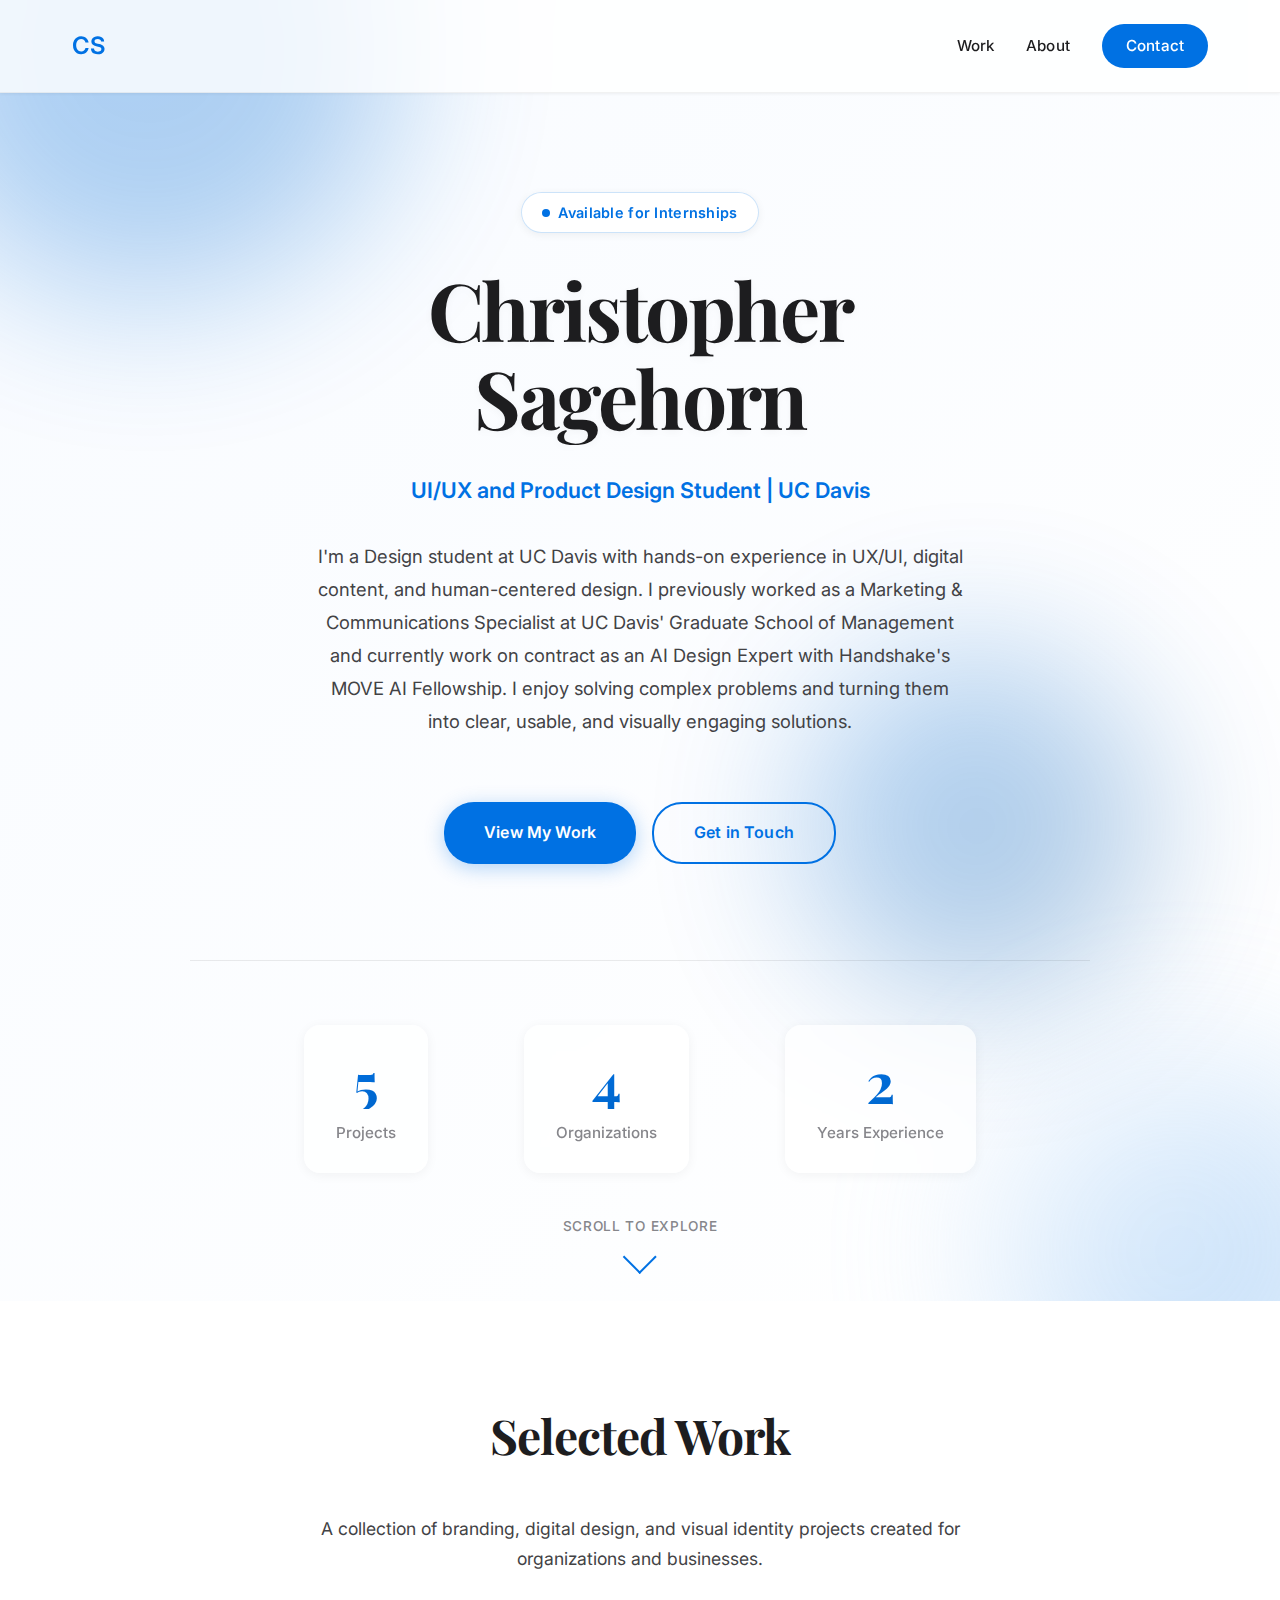
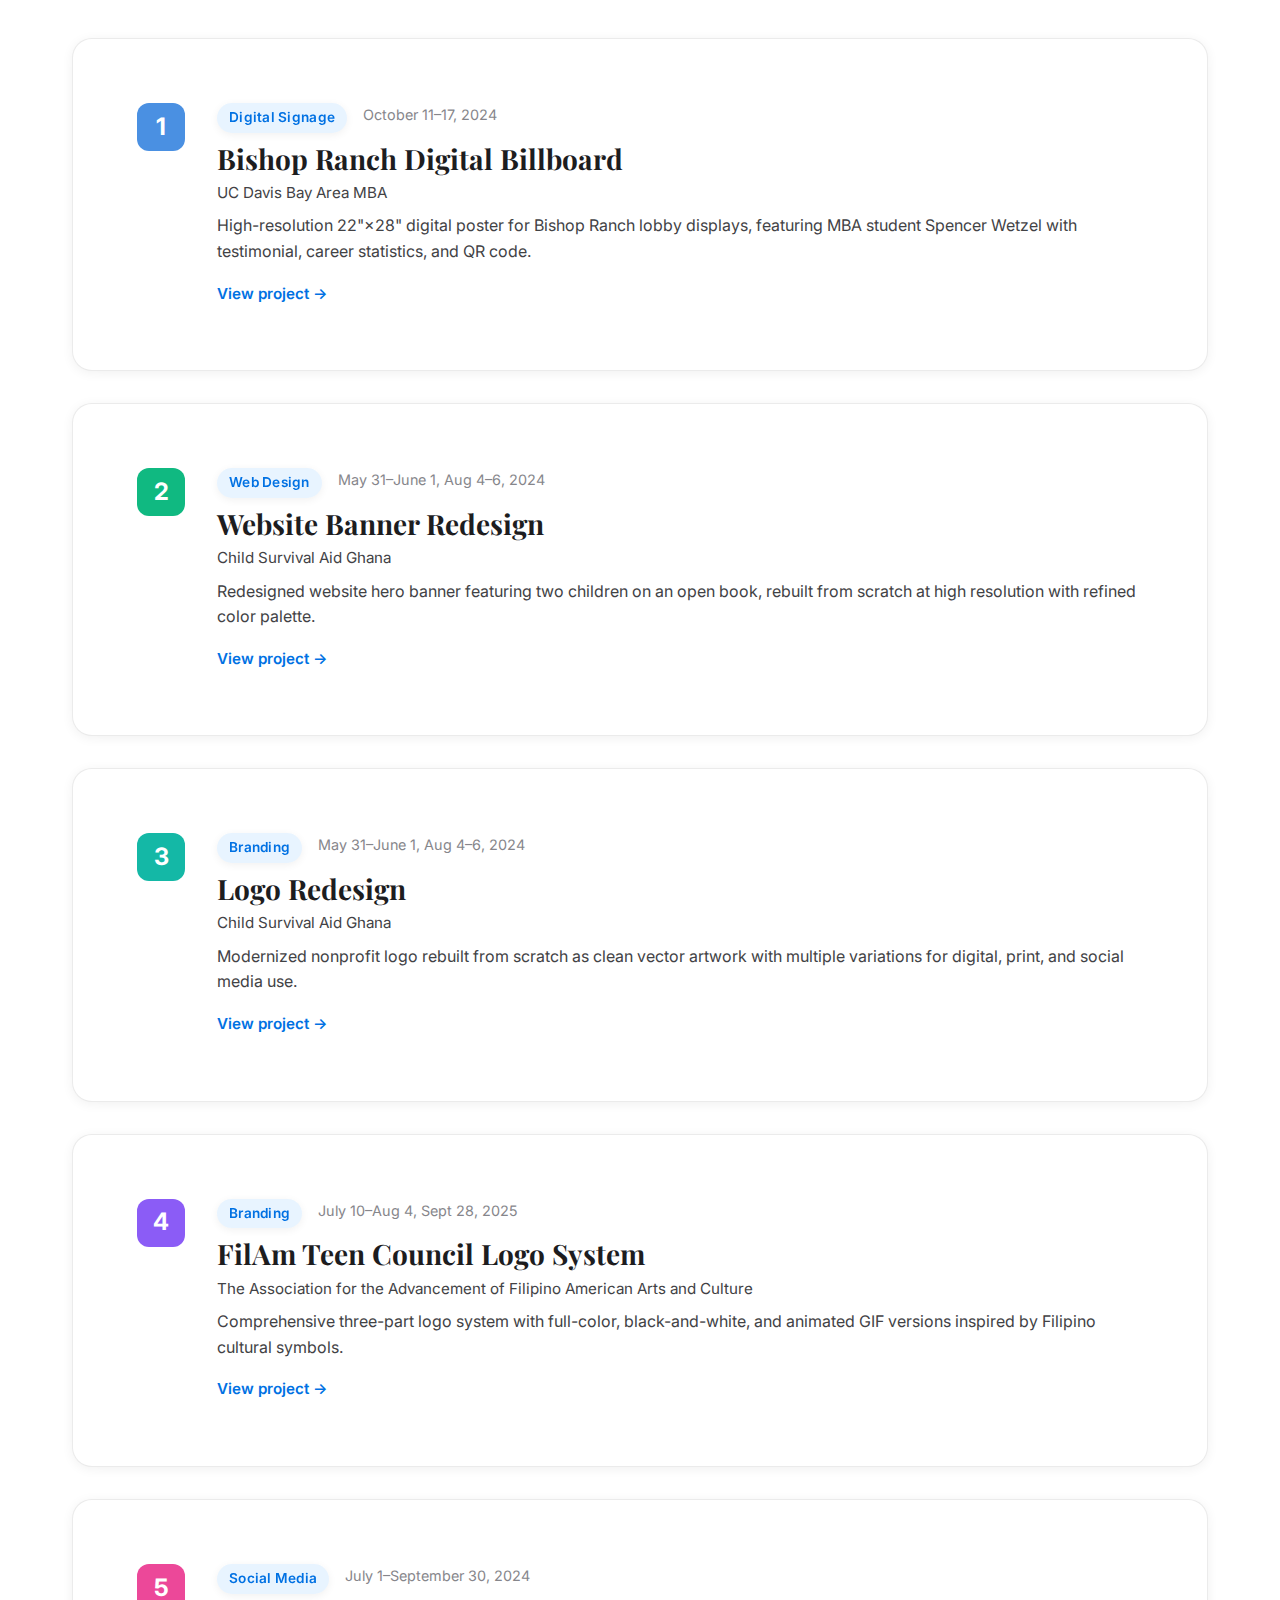
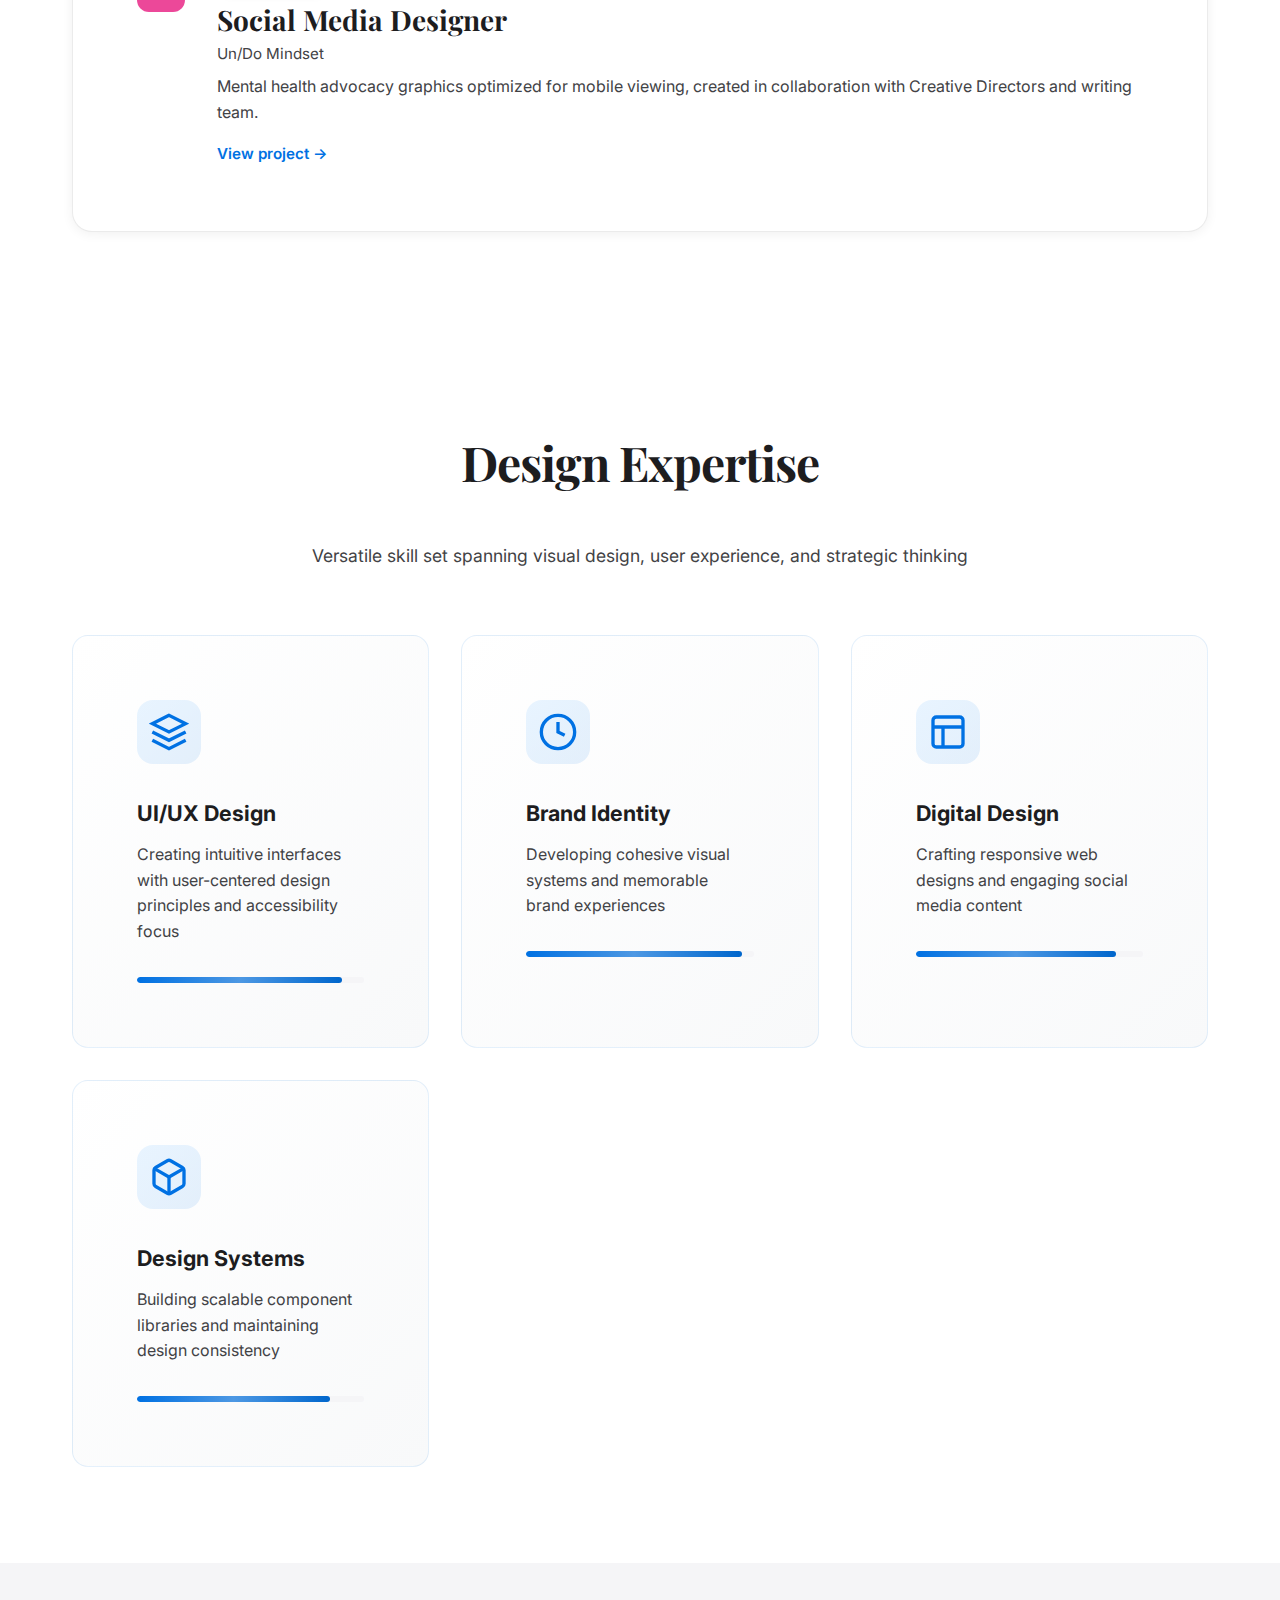
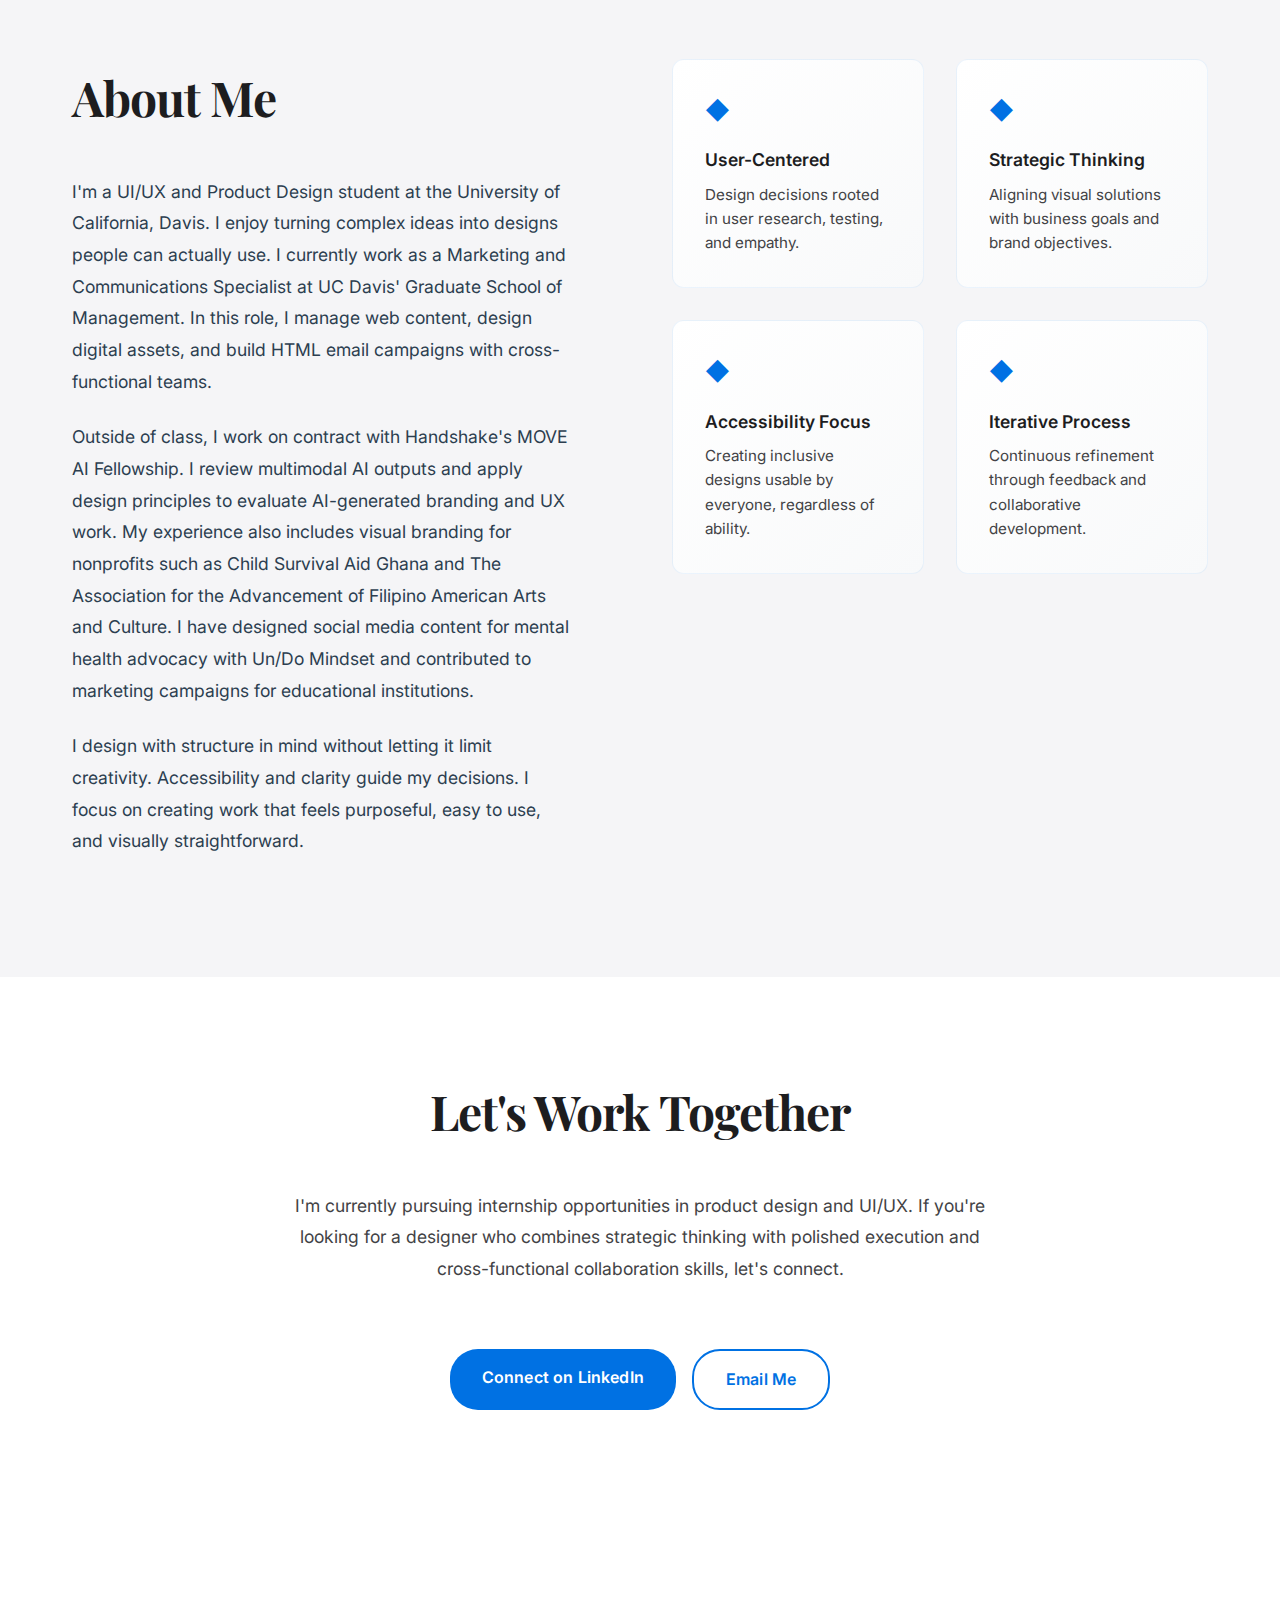
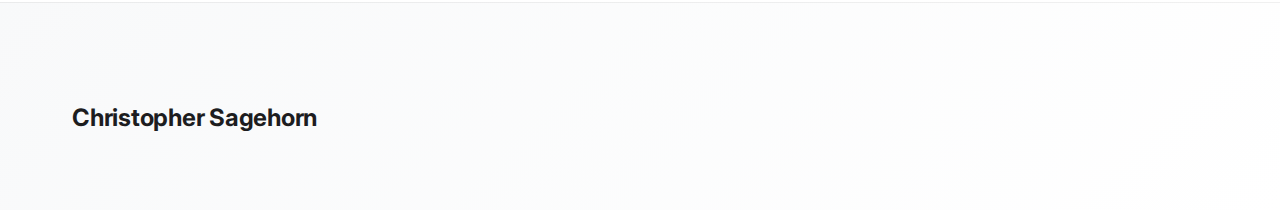
<file: index.html>
<!DOCTYPE html>
<html lang="en">
<head>
    <meta charset="UTF-8">
    <meta name="viewport" content="width=device-width, initial-scale=1.0">
    <title>Christopher Sagehorn - Product & UI/UX Designer</title>
    <meta name="description" content="Product Design & UI/UX Design portfolio by Christopher Sagehorn, UC Davis student specializing in visual identity, digital campaigns, and user-centered design.">
    <link rel="stylesheet" href="css/style.css">
    <link rel="preconnect" href="https://fonts.googleapis.com">
    <link rel="preconnect" href="https://fonts.gstatic.com" crossorigin>
    <link href="https://fonts.googleapis.com/css2?family=Inter:wght@300;400;500;600;700&family=Playfair+Display:wght@600;700&display=swap" rel="stylesheet">
</head>
<body>
    <!-- Navigation -->
    <nav class="nav">
        <div class="nav-container">
            <a href="index.html" class="logo">CS</a>
            <div class="nav-links">
                <a href="#work" class="nav-link">Work</a>
                <a href="about.html" class="nav-link">About</a>
                <a href="contact.html" class="nav-link contact-btn">Contact</a>
            </div>
        </div>
    </nav>

    <!-- Hero Section -->
    <section class="hero">
        <div class="hero-background">
            <div class="gradient-orb orb-1"></div>
            <div class="gradient-orb orb-2"></div>
            <div class="gradient-orb orb-3"></div>
        </div>
        <div class="container">
            <div class="hero-content">
                <div class="hero-badge">
                    <span class="badge-dot"></span>
                    <span>Available for Internships</span>
                </div>
                <h1 class="hero-title">
                    <span class="title-line">Christopher</span>
                    <span class="title-line">Sagehorn</span>
                </h1>
                <p class="hero-subtitle">UI/UX and Product Design Student | UC Davis</p>
               <p class="hero-description">I'm a Design student at UC Davis with hands-on experience in UX/UI, digital content, and human-centered design. I previously worked as a Marketing & Communications Specialist at UC Davis' Graduate School of Management and currently work on contract as an AI Design Expert with Handshake's MOVE AI Fellowship. I enjoy solving complex problems and turning them into clear, usable, and visually engaging solutions.</p>
                
                <div class="hero-cta">
                    <a href="#work" class="cta-primary">View My Work</a>
                    <a href="/cdn-cgi/l/email-protection#b2d1c1d3d5d783828af2d5dfd3dbde9cd1dddf" class="cta-secondary">Get in Touch</a>
                </div>

                <div class="hero-stats">
                    <div class="stat">
                        <span class="stat-number">5</span>
                        <span class="stat-label">Projects</span>
                    </div>
                    <div class="stat">
                        <span class="stat-number">4</span>
                        <span class="stat-label">Organizations</span>
                    </div>
                    <div class="stat">
                        <span class="stat-number">2</span>
                        <span class="stat-label">Years Experience</span>
                    </div>
                </div>
            </div>
        </div>
        <div class="scroll-indicator">
            <span class="scroll-text">Scroll to explore</span>
            <div class="scroll-arrow"></div>
        </div>
    </section>

    <!-- Selected Work -->
    <section id="work" class="work-section">
        <div class="container">
            <div class="section-header">
                <h2 class="section-title">Selected Work</h2>
                <p class="section-description">A collection of branding, digital design, and visual identity projects created for organizations and businesses.</p>
            </div>

            <div class="projects-grid">
                <!-- Project 1: Bishop Ranch -->
                <div class="project-card" data-project="1">
                    <div class="project-number">
                        <span class="number-badge blue">1</span>
                    </div>
                    <div class="project-info">
                        <div class="project-meta">
                            <span class="project-tag">Digital Signage</span>
                            <span class="project-date">October 11–17, 2024</span>
                        </div>
                        <h3 class="project-title">Bishop Ranch Digital Billboard</h3>
                        <p class="project-org">UC Davis Bay Area MBA</p>
                        <p class="project-excerpt">High-resolution 22"×28" digital poster for Bishop Ranch lobby displays, featuring MBA student Spencer Wetzel with testimonial, career statistics, and QR code.</p>
                        <a href="projects/bishop-ranch.html" class="project-link">View project →</a>
                    </div>
                </div>

                <!-- Project 2: Website Banner -->
                <div class="project-card" data-project="2">
                    <div class="project-number">
                        <span class="number-badge green">2</span>
                    </div>
                    <div class="project-info">
                        <div class="project-meta">
                            <span class="project-tag">Web Design</span>
                            <span class="project-date">May 31–June 1, Aug 4–6, 2024</span>
                        </div>
                        <h3 class="project-title">Website Banner Redesign</h3>
                        <p class="project-org">Child Survival Aid Ghana</p>
                        <p class="project-excerpt">Redesigned website hero banner featuring two children on an open book, rebuilt from scratch at high resolution with refined color palette.</p>
                        <a href="projects/website-banner.html" class="project-link">View project →</a>
                    </div>
                </div>

                <!-- Project 3: Logo Redesign -->
                <div class="project-card" data-project="3">
                    <div class="project-number">
                        <span class="number-badge teal">3</span>
                    </div>
                    <div class="project-info">
                        <div class="project-meta">
                            <span class="project-tag">Branding</span>
                            <span class="project-date">May 31–June 1, Aug 4–6, 2024</span>
                        </div>
                        <h3 class="project-title">Logo Redesign</h3>
                        <p class="project-org">Child Survival Aid Ghana</p>
                        <p class="project-excerpt">Modernized nonprofit logo rebuilt from scratch as clean vector artwork with multiple variations for digital, print, and social media use.</p>
                        <a href="projects/logo-redesign.html" class="project-link">View project →</a>
                    </div>
                </div>

                <!-- Project 4: FilAm Logo System -->
                <div class="project-card" data-project="4">
                    <div class="project-number">
                        <span class="number-badge purple">4</span>
                    </div>
                    <div class="project-info">
                        <div class="project-meta">
                            <span class="project-tag">Branding</span>
                            <span class="project-date">July 10–Aug 4, Sept 28, 2025</span>
                        </div>
                        <h3 class="project-title">FilAm Teen Council Logo System</h3>
                        <p class="project-org">The Association for the Advancement of Filipino American Arts and Culture</p>
                        <p class="project-excerpt">Comprehensive three-part logo system with full-color, black-and-white, and animated GIF versions inspired by Filipino cultural symbols.</p>
                        <a href="projects/filam-logo.html" class="project-link">View project →</a>
                    </div>
                </div>

                <!-- Project 5: Social Media -->
                <div class="project-card" data-project="5">
                    <div class="project-number">
                        <span class="number-badge pink">5</span>
                    </div>
                    <div class="project-info">
                        <div class="project-meta">
                            <span class="project-tag">Social Media</span>
                            <span class="project-date">July 1–September 30, 2024</span>
                        </div>
                        <h3 class="project-title">Social Media Designer</h3>
                        <p class="project-org">Un/Do Mindset</p>
                        <p class="project-excerpt">Mental health advocacy graphics optimized for mobile viewing, created in collaboration with Creative Directors and writing team.</p>
                        <a href="projects/social-media.html" class="project-link">View project →</a>
                    </div>
                </div>
            </div>
        </div>
    </section>

    <!-- Skills Showcase -->
    <section class="skills-showcase">
        <div class="container">
            <div class="skills-header">
                <h2 class="section-title">Design Expertise</h2>
                <p class="section-description">Versatile skill set spanning visual design, user experience, and strategic thinking</p>
            </div>
            <div class="skills-grid">
                <div class="skill-card">
                    <div class="skill-icon">
                        <svg width="40" height="40" viewBox="0 0 24 24" fill="none" stroke="currentColor" stroke-width="2">
                            <path d="M12 2L2 7l10 5 10-5-10-5z"/>
                            <path d="M2 17l10 5 10-5"/>
                            <path d="M2 12l10 5 10-5"/>
                        </svg>
                    </div>
                    <h3 class="skill-title">UI/UX Design</h3>
                    <p class="skill-description">Creating intuitive interfaces with user-centered design principles and accessibility focus</p>
                    <div class="skill-bar">
                        <div class="skill-progress" style="width: 90%;"></div>
                    </div>
                </div>

                <div class="skill-card">
                    <div class="skill-icon">
                        <svg width="40" height="40" viewBox="0 0 24 24" fill="none" stroke="currentColor" stroke-width="2">
                            <circle cx="12" cy="12" r="10"/>
                            <path d="M12 6v6l4 2"/>
                        </svg>
                    </div>
                    <h3 class="skill-title">Brand Identity</h3>
                    <p class="skill-description">Developing cohesive visual systems and memorable brand experiences</p>
                    <div class="skill-bar">
                        <div class="skill-progress" style="width: 95%;"></div>
                    </div>
                </div>

                <div class="skill-card">
                    <div class="skill-icon">
                        <svg width="40" height="40" viewBox="0 0 24 24" fill="none" stroke="currentColor" stroke-width="2">
                            <rect x="3" y="3" width="18" height="18" rx="2"/>
                            <path d="M3 9h18"/>
                            <path d="M9 21V9"/>
                        </svg>
                    </div>
                    <h3 class="skill-title">Digital Design</h3>
                    <p class="skill-description">Crafting responsive web designs and engaging social media content</p>
                    <div class="skill-bar">
                        <div class="skill-progress" style="width: 88%;"></div>
                    </div>
                </div>

                <div class="skill-card">
                    <div class="skill-icon">
                        <svg width="40" height="40" viewBox="0 0 24 24" fill="none" stroke="currentColor" stroke-width="2">
                            <path d="M21 16V8a2 2 0 0 0-1-1.73l-7-4a2 2 0 0 0-2 0l-7 4A2 2 0 0 0 3 8v8a2 2 0 0 0 1 1.73l7 4a2 2 0 0 0 2 0l7-4A2 2 0 0 0 21 16z"/>
                            <polyline points="3.27 6.96 12 12.01 20.73 6.96"/>
                            <line x1="12" y1="22.08" x2="12" y2="12"/>
                        </svg>
                    </div>
                    <h3 class="skill-title">Design Systems</h3>
                    <p class="skill-description">Building scalable component libraries and maintaining design consistency</p>
                    <div class="skill-bar">
                        <div class="skill-progress" style="width: 85%;"></div>
                    </div>
                </div>
            </div>
        </div>
    </section>

    <!-- About Section -->
    <section id="about" class="about-section">
        <div class="container">
            <div class="about-grid">
                <div class="about-content">
                    <h2 class="section-title">About Me</h2>
                    <p class="about-text">I'm a UI/UX and Product Design student at the University of California, Davis. I enjoy turning complex ideas into designs people can actually use. I currently work as a Marketing and Communications Specialist at UC Davis' Graduate School of Management. In this role, I manage web content, design digital assets, and build HTML email campaigns with cross-functional teams.</p>
                    <p class="about-text">Outside of class, I work on contract with Handshake's MOVE AI Fellowship. I review multimodal AI outputs and apply design principles to evaluate AI-generated branding and UX work. My experience also includes visual branding for nonprofits such as Child Survival Aid Ghana and The Association for the Advancement of Filipino American Arts and Culture. I have designed social media content for mental health advocacy with Un/Do Mindset and contributed to marketing campaigns for educational institutions.</p>
                    <p class="about-text">I design with structure in mind without letting it limit creativity. Accessibility and clarity guide my decisions. I focus on creating work that feels purposeful, easy to use, and visually straightforward.</p>
                </div>
                <div class="principles-grid">
                    <div class="principle-card">
                        <div class="principle-icon">◆</div>
                        <h3 class="principle-title">User-Centered</h3>
                        <p class="principle-text">Design decisions rooted in user research, testing, and empathy.</p>
                    </div>
                    <div class="principle-card">
                        <div class="principle-icon">◆</div>
                        <h3 class="principle-title">Strategic Thinking</h3>
                        <p class="principle-text">Aligning visual solutions with business goals and brand objectives.</p>
                    </div>
                    <div class="principle-card">
                        <div class="principle-icon">◆</div>
                        <h3 class="principle-title">Accessibility Focus</h3>
                        <p class="principle-text">Creating inclusive designs usable by everyone, regardless of ability.</p>
                    </div>
                    <div class="principle-card">
                        <div class="principle-icon">◆</div>
                        <h3 class="principle-title">Iterative Process</h3>
                        <p class="principle-text">Continuous refinement through feedback and collaborative development.</p>
                    </div>
                </div>
            </div>
        </div>
    </section>

    <!-- Contact Section -->
    <section id="contact" class="contact-section">
        <div class="container">
            <div class="contact-content">
                <h2 class="section-title">Let's Work Together</h2>
                <p class="contact-text">I'm currently pursuing internship opportunities in product design and UI/UX. If you're looking for a designer who combines strategic thinking with polished execution and cross-functional collaboration skills, let's connect.</p>
                <div class="contact-links">
                    <a href="https://www.linkedin.com/in/christopher-sagehorn-1b8bb12a7/" target="_blank" class="contact-link-btn">Connect on LinkedIn</a>
                    <a href="/cdn-cgi/l/email-protection#c1a2b2a0a6a4f0f1f981a6aca0a8adefa2aeac" class="contact-link-btn secondary">Email Me</a>
                </div>
            </div>
        </div>
    </section>

    <!-- Footer -->
    <footer class="footer">
        <div class="container">
            <div class="footer-content">
                <div class="footer-left">
                    <p class="footer-brand">Christopher Sagehorn</p>
                    <p class="foo
</file>
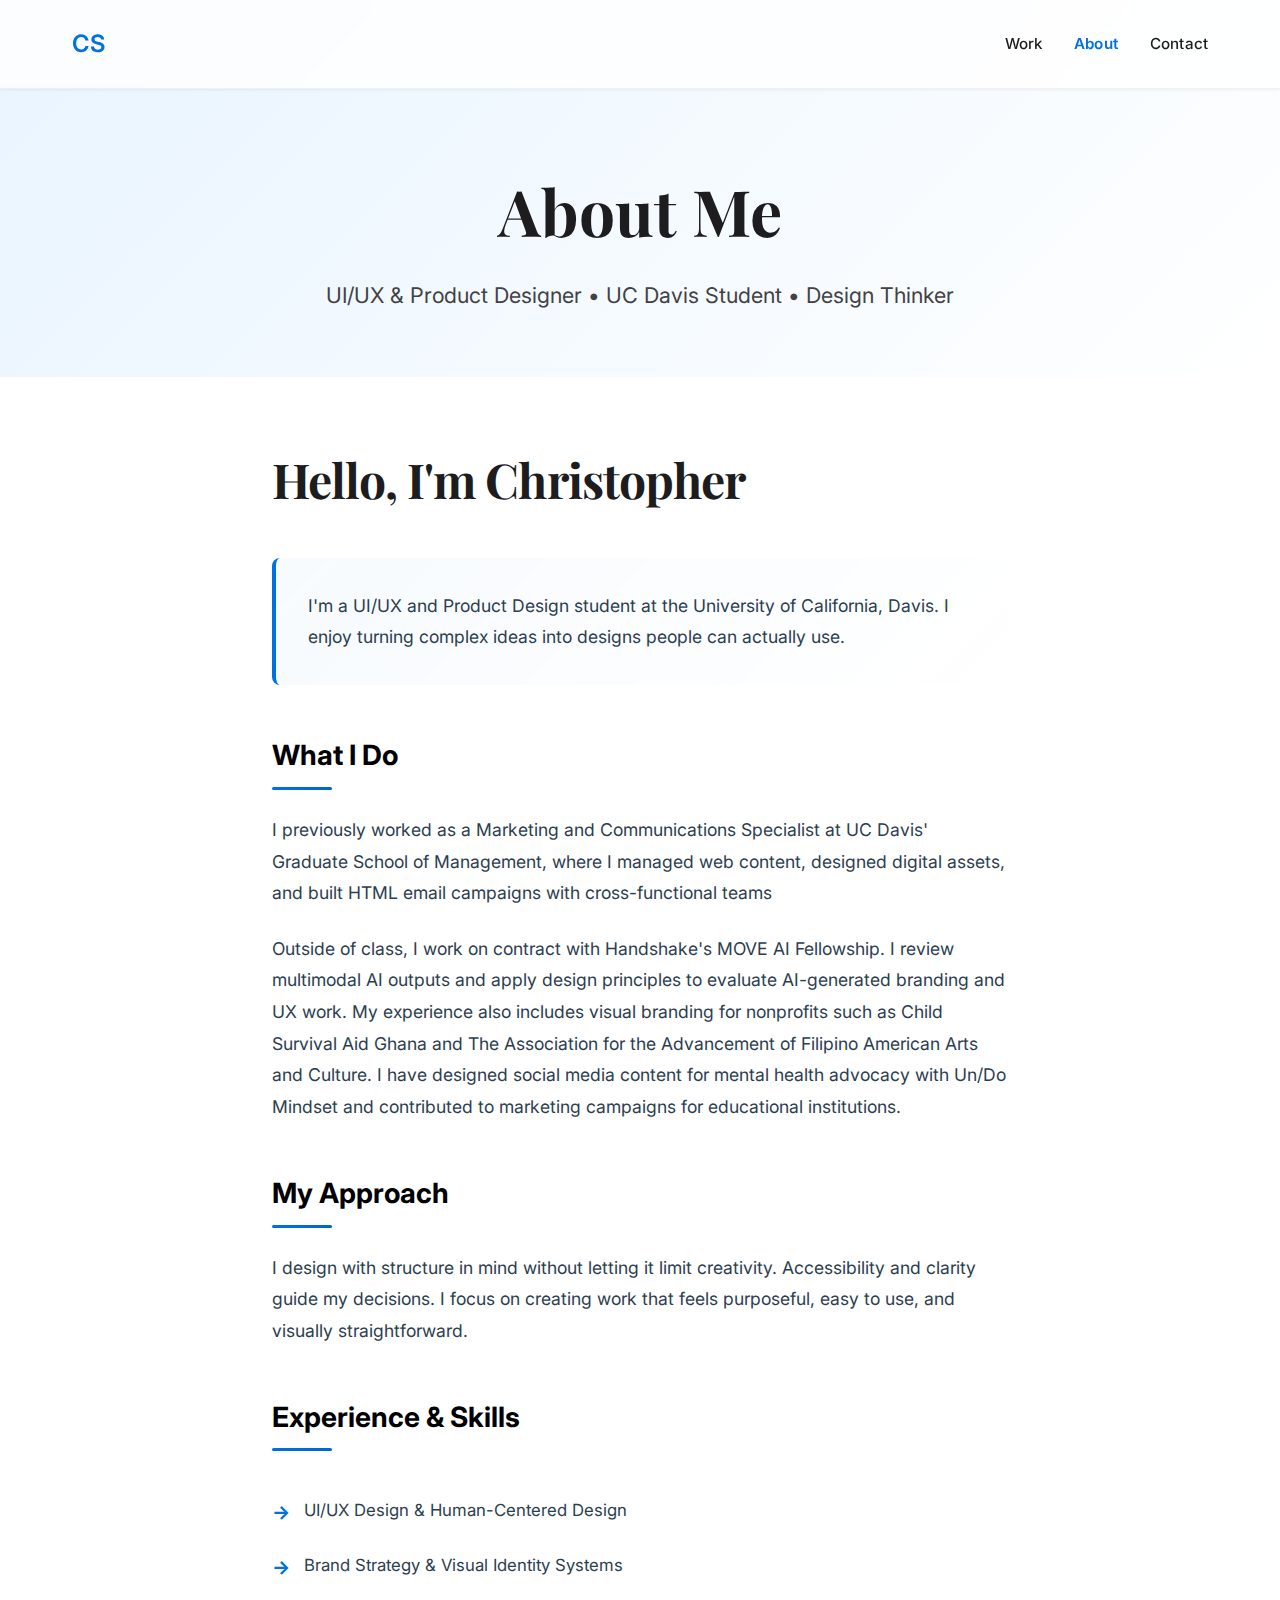
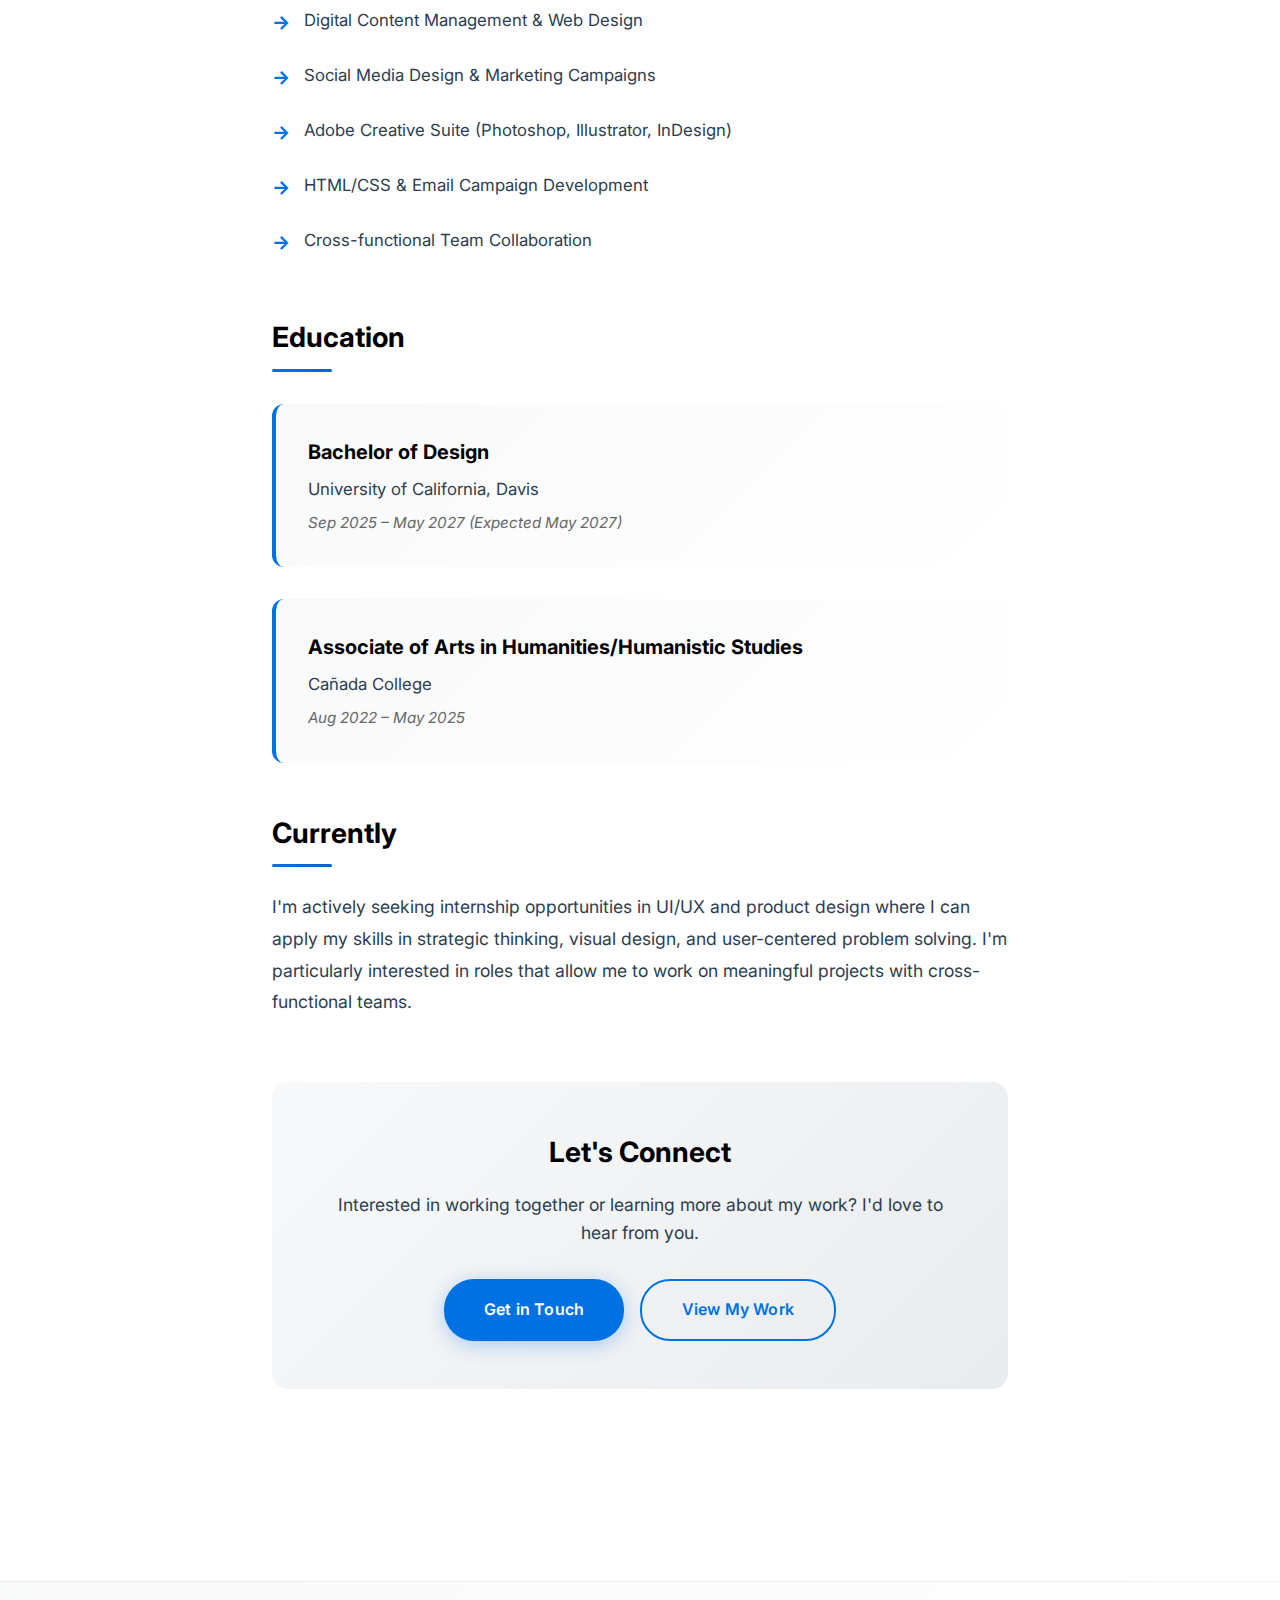
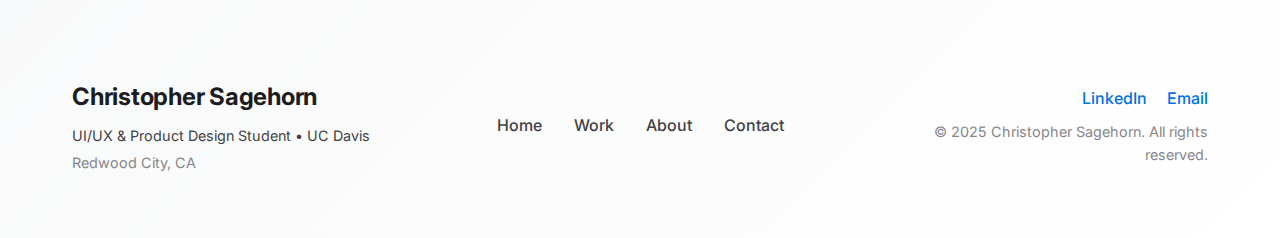
<file: about.html>
<!DOCTYPE html>
<html lang="en">
<head>
    <meta charset="UTF-8">
    <meta name="viewport" content="width=device-width, initial-scale=1.0">
    <title>About - Christopher Sagehorn</title>
    <link rel="stylesheet" href="css/style.css">
    <link href="https://fonts.googleapis.com/css2?family=Inter:wght@300;400;500;600;700&family=Playfair+Display:wght@600;700&display=swap" rel="stylesheet">
</head>
<body>
    <nav class="nav">
        <div class="nav-container">
            <a href="index.html" class="logo">CS</a>
            <div class="nav-links">
                <a href="index.html#work" class="nav-link">Work</a>
                <a href="about.html" class="nav-link active">About</a>
                <a href="contact.html" class="nav-link">Contact</a>
            </div>
        </div>
    </nav>

    <section class="page-hero">
        <div class="container">
            <h1 class="page-title">About Me</h1>
            <p class="page-subtitle">UI/UX & Product Designer • UC Davis Student • Design Thinker</p>
        </div>
    </section>

    <section class="about-page-section">
        <div class="container-narrow">
            <div class="about-content-detailed">
                <h2 class="section-title">Hello, I'm Christopher</h2>
                <p class="about-text about-intro">I'm a UI/UX and Product Design student at the University of California, Davis. I enjoy turning complex ideas into designs people can actually use.</p>
                
                <h3 class="subsection-title">What I Do</h3>
                <p class="about-text">I previously worked as a Marketing and Communications Specialist at UC Davis' Graduate School of Management, where I managed web content, designed digital assets, and built HTML email campaigns with cross-functional teams</p>
                
                <p class="about-text">Outside of class, I work on contract with Handshake's MOVE AI Fellowship. I review multimodal AI outputs and apply design principles to evaluate AI-generated branding and UX work. My experience also includes visual branding for nonprofits such as Child Survival Aid Ghana and The Association for the Advancement of Filipino American Arts and Culture. I have designed social media content for mental health advocacy with Un/Do Mindset and contributed to marketing campaigns for educational institutions.</p>

                <h3 class="subsection-title">My Approach</h3>
                <p class="about-text">I design with structure in mind without letting it limit creativity. Accessibility and clarity guide my decisions. I focus on creating work that feels purposeful, easy to use, and visually straightforward.</p>

                <h3 class="subsection-title">Experience & Skills</h3>
                <ul class="skills-list">
                    <li>UI/UX Design & Human-Centered Design</li>
                    <li>Brand Strategy & Visual Identity Systems</li>
                    <li>Digital Content Management & Web Design</li>
                    <li>Social Media Design & Marketing Campaigns</li>
                    <li>Adobe Creative Suite (Photoshop, Illustrator, InDesign)</li>
                    <li>HTML/CSS & Email Campaign Development</li>
                    <li>Cross-functional Team Collaboration</li>
                </ul>

                <h3 class="subsection-title">Education</h3>
                <div class="education-grid">
                    <div class="education-item">
                        <h4 class="education-degree">Bachelor of Design</h4>
                        <p class="education-school">University of California, Davis</p>
                        <p class="education-date">Sep 2025 – May 2027 (Expected May 2027)</p>
                    </div>
                    <div class="education-item">
                        <h4 class="education-degree">Associate of Arts in Humanities/Humanistic Studies</h4>
                        <p class="education-school">Cañada College</p>
                        <p class="education-date">Aug 2022 – May 2025</p>
                    </div>
                </div>

                <h3 class="subsection-title">Currently</h3>
                <p class="about-text">I'm actively seeking internship opportunities in UI/UX and product design where I can apply my skills in strategic thinking, visual design, and user-centered problem solving. I'm particularly interested in roles that allow me to work on meaningful projects with cross-functional teams.</p>

                <div class="cta-section">
                    <h3 class="cta-title">Let's Connect</h3>
                    <p class="cta-text">Interested in working together or learning more about my work? I'd love to hear from you.</p>
                    <div class="about-cta-buttons">
                        <a href="contact.html" class="cta-primary">Get in Touch</a>
                        <a href="index.html#work" class="cta-secondary">View My Work</a>
                    </div>
                </div>
            </div>
        </div>
    </section>

    <footer class="footer">
        <div class="container">
            <div class="footer-content">
                <div class="footer-left">
                    <p class="footer-brand">Christopher Sagehorn</p>
                    <p class="footer-tagline">UI/UX & Product Design Student • UC Davis</p>
                    <p class="footer-location">Redwood City, CA</p>
                </div>
                <div class="footer-center">
                    <div class="footer-links">
                        <a href="index.html" class="footer-link">Home</a>
                        <a href="index.html#work" class="footer-link">Work</a>
                        <a href="about.html" class="footer-link">About</a>
                        <a href="contact.html" class="footer-link">Contact</a>
                    </div>
                </div>
                <div class="footer-right">
                    <div class="footer-social">
                        <a href="https://www.linkedin.com/in/christopher-sagehorn-1b8bb12a7/" target="_blank" class="social-link">LinkedIn</a>
                        <a href="/cdn-cgi/l/email-protection#b8dbcbd9dfdd898880f8dfd5d9d1d496dbd7d5" class="social-link">Email</a>
                    </div>
                    <p class="footer-copyright">© 2025 Christopher Sagehorn. All rights reserved.</p>
                </div>
            </div>
</file>
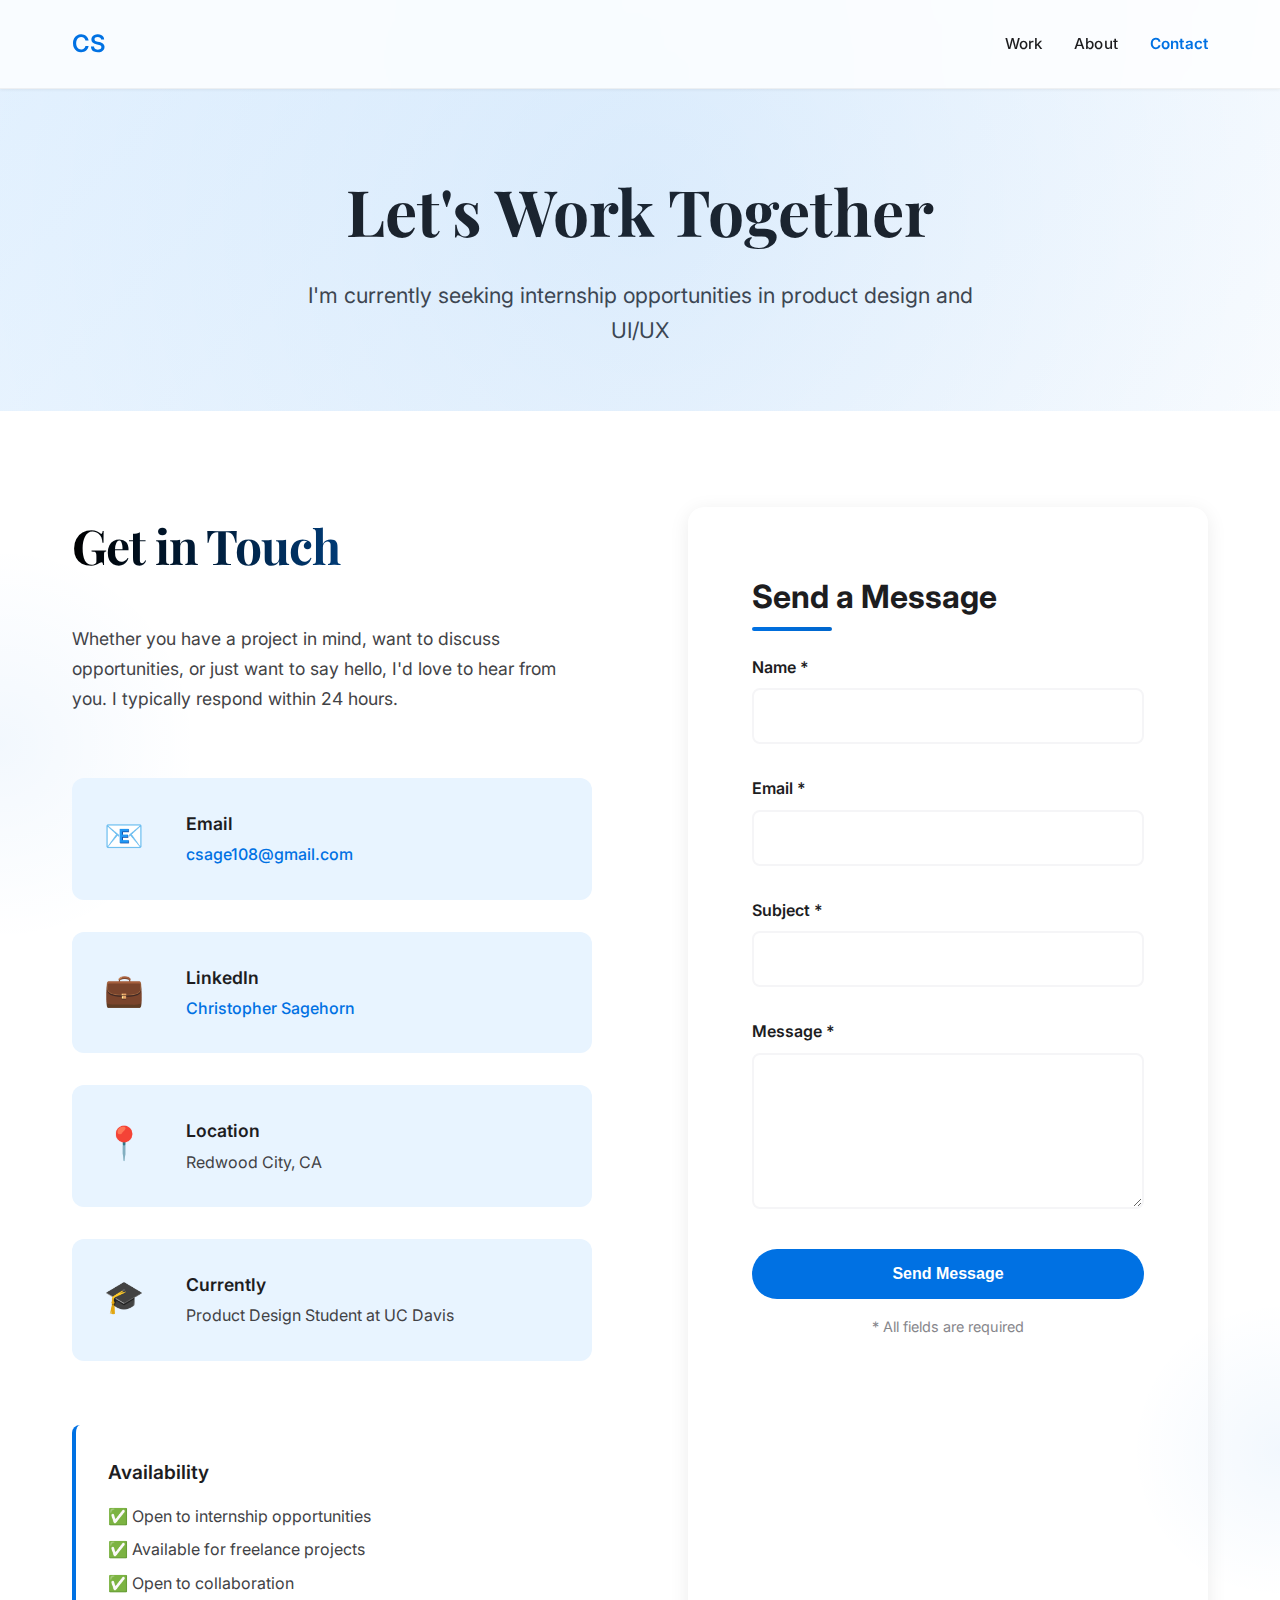
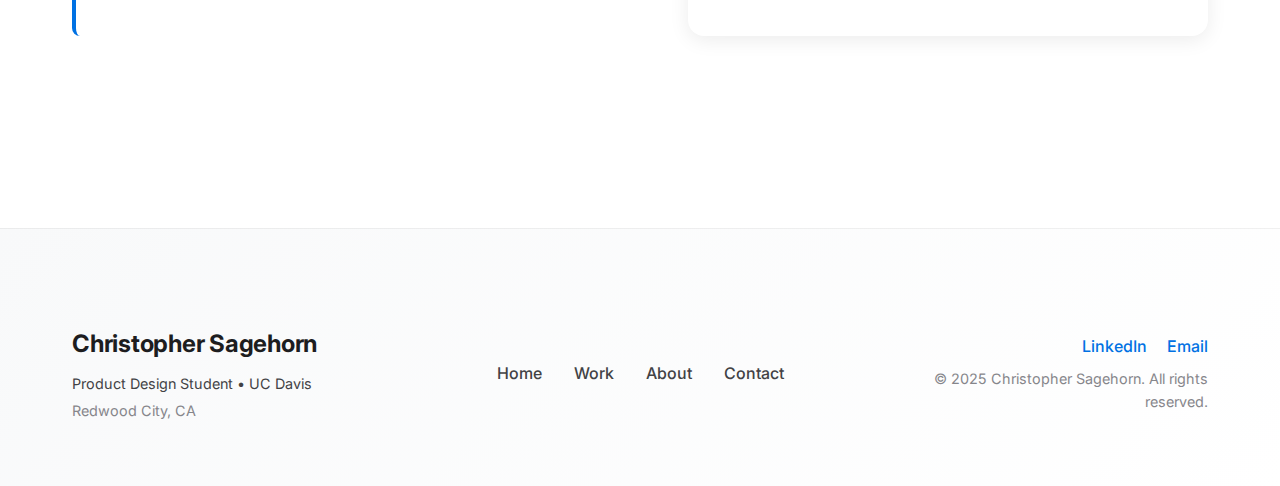
<file: contact.html>
<!DOCTYPE html>
<html lang="en">
<head>
    <meta charset="UTF-8">
    <meta name="viewport" content="width=device-width, initial-scale=1.0">
    <title>Contact - Christopher Sagehorn</title>
    <link rel="stylesheet" href="css/style.css">
    <link href="https://fonts.googleapis.com/css2?family=Inter:wght@300;400;500;600;700&family=Playfair+Display:wght@600;700&display=swap" rel="stylesheet">
    <style>
        /* Enhanced Animations for Contact Page */
        .page-hero {
            position: relative;
            overflow: hidden;
        }
        
        .page-hero::before {
            content: '';
            position: absolute;
            top: -50%;
            right: -50%;
            width: 200%;
            height: 200%;
            background: radial-gradient(circle, rgba(0, 113, 227, 0.1) 0%, transparent 70%);
            animation: heroFloat 10s ease-in-out infinite;
        }
        
        @keyframes heroFloat {
            0%, 100% { transform: translate(0, 0) rotate(0deg); }
            50% { transform: translate(-10%, 10%) rotate(5deg); }
        }
        
        .page-title {
            animation: slideInDown 0.8s cubic-bezier(0.175, 0.885, 0.32, 1.275);
        }
        
        .page-subtitle {
            animation: fadeInUp 1s ease-out 0.2s both;
        }
        
        @keyframes slideInDown {
            from {
                opacity: 0;
                transform: translateY(-60px) scale(0.9);
            }
            to {
                opacity: 1;
                transform: translateY(0) scale(1);
            }
        }
        
        @keyframes fadeInUp {
            from {
                opacity: 0;
                transform: translateY(30px);
            }
            to {
                opacity: 1;
                transform: translateY(0);
            }
        }
        
        .contact-grid {
            animation: fadeIn 1s ease-out 0.3s both;
        }
        
        @keyframes fadeIn {
            from { opacity: 0; }
            to { opacity: 1; }
        }
        
        .contact-info {
            animation: slideInLeft 0.8s ease-out 0.5s both;
        }
        
        @keyframes slideInLeft {
            from {
                opacity: 0;
                transform: translateX(-40px);
            }
            to {
                opacity: 1;
                transform: translateX(0);
            }
        }
        
        .contact-form-wrapper {
            animation: slideInRight 0.8s ease-out 0.5s both;
        }
        
        @keyframes slideInRight {
            from {
                opacity: 0;
                transform: translateX(40px);
            }
            to {
                opacity: 1;
                transform: translateX(0);
            }
        }
        
        .contact-method {
            animation: scaleIn 0.5s ease-out both;
            position: relative;
            overflow: hidden;
        }
        
        .contact-method:nth-child(1) { animation-delay: 0.7s; }
        .contact-method:nth-child(2) { animation-delay: 0.8s; }
        .contact-method:nth-child(3) { animation-delay: 0.9s; }
        .contact-method:nth-child(4) { animation-delay: 1s; }
        
        @keyframes scaleIn {
            from {
                opacity: 0;
                transform: scale(0.8);
            }
            to {
                opacity: 1;
                transform: scale(1);
            }
        }
        
        .contact-method::before {
            content: '';
            position: absolute;
            top: 0;
            left: -100%;
            width: 100%;
            height: 100%;
            background: linear-gradient(90deg, transparent, rgba(0, 113, 227, 0.1), transparent);
            transition: left 0.5s ease;
        }
        
        .contact-method:hover::before {
            left: 100%;
        }
        
        .contact-method:hover {
            transform: translateX(8px) scale(1.02);
            box-shadow: 0 8px 30px rgba(0, 113, 227, 0.2);
        }
        
        .method-icon {
            animation: bounce 2s ease-in-out infinite;
        }
        
        .contact-method:nth-child(2) .method-icon {
            animation-delay: 0.2s;
        }
        
        .contact-method:nth-child(3) .method-icon {
            animation-delay: 0.4s;
        }
        
        .contact-method:nth-child(4) .method-icon {
            animation-delay: 0.6s;
        }
        
        @keyframes bounce {
            0%, 100% { transform: translateY(0); }
            50% { transform: translateY(-10px); }
        }
        
        .availability {
            animation: fadeInUp 0.8s ease-out 1.2s both;
        }
        
        .availability-text {
            animation: slideInLeft 0.5s ease-out both;
        }
        
        .availability-text:nth-child(2) { animation-delay: 1.3s; }
        .availability-text:nth-child(3) { animation-delay: 1.4s; }
        .availability-text:nth-child(4) { animation-delay: 1.5s; }
        
        .form-group {
            animation: fadeInUp 0.5s ease-out both;
        }
        
        .form-group:nth-child(1) { animation-delay: 0.7s; }
        .form-group:nth-child(2) { animation-delay: 0.8s; }
        .form-group:nth-child(3) { animation-delay: 0.9s; }
        .form-group:nth-child(4) { animation-delay: 1s; }
        
        .form-input,
        .form-textarea {
            transition: all 0.4s cubic-bezier(0.175, 0.885, 0.32, 1.275);
            position: relative;
        }
        
        .form-input:focus,
        .form-textarea:focus {
            transform: translateY(-2px);
            box-shadow: 0 8px 25px rgba(0, 113, 227, 0.2);
        }
        
        .form-submit {
            animation: fadeInUp 0.5s ease-out 1.1s both;
            position: relative;
            overflow: hidden;
        }
        
        .form-submit::before {
            content: '';
            position: absolute;
            top: 50%;
            left: 50%;
            width: 0;
            height: 0;
            border-radius: 50%;
            background: rgba(255, 255, 255, 0.3);
            transform: translate(-50%, -50%);
            transition: width 0.6s ease, height 0.6s ease;
        }
        
        .form-submit:hover::before {
            width: 300px;
            height: 300px;
        }
        
        .form-submit:hover {
            transform: translateY(-3px) scale(1.02);
            box-shadow: 0 15px 40px rgba(0, 113, 227, 0.5);
        }
        
        .form-submit:active {
            transform: translateY(0) scale(0.98);
        }
        
        .section-title {
            background: linear-gradient(90deg, #000 0%, #0071e3 50%, #000 100%);
            background-size: 200% 100%;
            -webkit-background-clip: text;
            -webkit-text-fill-color: transparent;
            background-clip: text;
            animation: shimmer 3s ease-in-out infinite;
        }
        
        @keyframes shimmer {
            0% { background-position: -100% 0; }
            100% { background-position: 200% 0; }
        }
        
        .form-title {
            position: relative;
            display: inline-block;
            animation: slideInDown 0.8s ease-out 0.6s both;
        }
        
        .form-title::after {
            content: '';
            position: absolute;
            bottom: -8px;
            left: 0;
            width: 80px;
            height: 4px;
            background: linear-gradient(90deg, #0071e3, #06c);
            border-radius: 2px;
            animation: expandLine 0.8s ease-out 1.2s both;
        }
        
        @keyframes expandLine {
            from { width: 0; }
            to { width: 80px; }
        }
        
        .contact-description {
            animation: fadeInUp 0.8s ease-out 0.6s both;
        }
        
        @keyframes pulse {
            0%, 100% { box-shadow: 0 0 0 0 rgba(0, 113, 227, 0.7); }
            50% { box-shadow: 0 0 0 20px rgba(0, 113, 227, 0); }
        }
        
        .form-submit {
            animation: fadeInUp 0.5s ease-out 1.1s both, pulse 2s ease-out 2s infinite;
        }
        
        .contact-page-section {
            position: relative;
            overflow: hidden;
        }
        
        .contact-page-section::before,
        .contact-page-section::after {
            content: '';
            position: absolute;
            border-radius: 50%;
            background: radial-gradient(circle, rgba(0, 113, 227, 0.05) 0%, transparent 70%);
        }
        
        .contact-page-section::before {
            width: 400px;
            height: 400px;
            top: 10%;
            left: -200px;
            animation: float1 20s ease-in-out infinite;
        }
        
        .contact-page-section::after {
            width: 300px;
            height: 300px;
            bottom: 10%;
            right: -150px;
            animation: float2 15s ease-in-out infinite;
        }
        
        @keyframes float1 {
            0%, 100% { transform: translate(0, 0); }
            50% { transform: translate(100px, 100px); }
        }
        
        @keyframes float2 {
            0%, 100% { transform: translate(0, 0); }
            50% { transform: translate(-80px, -80px); }
        }
        
        .form-note {
            animation: fadeIn 1s ease-out 1.3s both;
        }
        
        @keyframes scaleInSuccess {
            from {
                opacity: 0;
                transform: scale(0.8);
            }
            to {
                opacity: 1;
                transform: scale(1);
            }
        }
    </style>
</head>
<body>
    <nav class="nav">
        <div class="nav-container">
            <a href="index.html" class="logo">CS</a>
            <div class="nav-links">
                <a href="index.html#work" class="nav-link">Work</a>
                <a href="about.html" class="nav-link">About</a>
                <a href="contact.html" class="nav-link active">Contact</a>
            </div>
        </div>
    </nav>

    <section class="page-hero">
        <div class="container">
            <h1 class="page-title">Let's Work Together</h1>
            <p class="page-subtitle">I'm currently seeking internship opportunities in product design and UI/UX</p>
        </div>
    </section>

    <section class="contact-page-section">
        <div class="container">
            <div class="contact-grid">
                <div class="contact-info">
                    <h2 class="section-title">Get in Touch</h2>
                    <p class="contact-description">Whether you have a project in mind, want to discuss opportunities, or just want to say hello, I'd love to hear from you. I typically respond within 24 hours.</p>
                    
                    <div class="contact-methods">
                        <div class="contact-method">
                            <div class="method-icon">📧</div>
                            <div class="method-content">
                                <h3 class="method-title">Email</h3>
                                <a href="mailto:csage108@gmail.com" class="method-link">csage108@gmail.com</a>
                            </div>
                        </div>
                        
                        <div class="contact-method">
                            <div class="method-icon">💼</div>
                            <div class="method-content">
                                <h3 class="method-title">LinkedIn</h3>
                                <a href="https://www.linkedin.com/in/christopher-sagehorn-1b8bb12a7/" target="_blank" class="method-link">Christopher Sagehorn</a>
                            </div>
                        </div>
                        
                        <div class="contact-method">
                            <div class="method-icon">📍</div>
                            <div class="method-content">
                                <h3 class="method-title">Location</h3>
                                <p class="method-text">Redwood City, CA</p>
                            </div>
                        </div>

                        <div class="contact-method">
                            <div class="method-icon">🎓</div>
                            <div class="method-content">
                                <h3 class="method-title">Currently</h3>
                                <p class="method-text">Product Design Student at UC Davis</p>
                            </div>
                        </div>
                    </div>

                    <div class="availability">
                        <h3 class="availability-title">Availability</h3>
                        <p class="availability-text">✅ Open to internship opportunities</p>
                        <p class="availability-text">✅ Available for freelance projects</p>
                        <p class="availability-text">✅ Open to collaboration</p>
                    </div>
                </div>

                <div class="contact-form-wrapper">
                    <h2 class="form-title">Send a Message</h2>
                    <form id="contactForm" class="contact-form">
                        <div class="form-group">
                            <label for="name" class="form-label">Name *</label>
                            <input type="text" id="name" name="name" class="form-input" required>
                        </div>

                        <div class="form-group">
                            <label for="email" class="form-label">Email *</label>
                            <input type="email" id="email" name="email" class="form-input" required>
                        </div>

                        <div class="form-group">
                            <label for="subject" class="form-label">Subject *</label>
                            <input type="text" id="subject" name="subject" class="form-input" required>
                        </div>

                        <div class="form-group">
                            <label for="message" class="form-label">Message *</label>
                            <textarea id="message" name="message" class="form-textarea" rows="6" required></textarea>
                        </div>

                        <button type="submit" class="form-submit">Send Message</button>
                        
                        <p class="form-note">* All fields are required</p>
                    </form>
                    
                    <div id="formSuccess" class="form-success" style="display:none; animation: scaleInSuccess 0.6s ease-out;">
                        <p>✅ Thank you! Your message has been sent successfully. I'll get back to you soon.</p>
                    </div>
                </div>
            </div>
        </div>
    </section>

    <footer class="footer">
        <div class="container">
            <div class="footer-content">
                <div class="footer-left">
                    <p class="footer-brand">Christopher Sagehorn</p>
                    <p class="footer-tagline">Product Design Student • UC Davis</p>
                    <p class="footer-location">Redwood City, CA</p>
                </div>
                <div class="footer-center">
                    <div class="footer-links">
                        <a href="index.html" class="footer-link">Home</a>
                        <a href="index.html#work" class="footer-link">Work</a>
                        <a href="about.html" class="footer-link">About</a>
                        <a href="contact.html" class="footer-link">Contact</a>
                    </div>
                </div>
                <div class="footer-right">
                    <div class="footer-social">
                        <a href="https://www.linkedin.com/in/christopher-sagehorn-1b8bb12a7/" target="_blank" class="social-link">LinkedIn</a>
                        <a href="mailto:csage108@gmail.com" class="social-link">Email</a>
                    </div>
                    <p class="footer-copyright">© 2025 Christopher Sagehorn. All rights reserved.</p>
                </div>
            </div>
        </div>
    </footer>

    <script>
        // Contact form - opens email client with pre-filled info
        const form = document.getElementById('contactForm');
        const successMessage = document.getElementById('formSuccess');
        
        form.addEventListener('submit', function(e) {
            e.preventDefault();
            
            const submitBtn = form.querySelector('.form-submit');
            submitBtn.textContent = 'Opening Email...';
            submitBtn.style.background = '#06c';
            
            // Get form data
            const name = document.getElementById('name').value;
            const email = document.getElementById('email').value;
            const subject = document.getElementById('subject').value;
            const message = document.getElementById('message').value;
            
            // Create mailto link
            const mailtoLink = `mailto:csage108@gmail.com?subject=${encodeURIComponent(subject)}&body=${encodeURIComponent('From: ' + name + '\nEmail: ' + email + '\n\nMessage:\n' + message)}`;
            
            // Open email client
            window.location.href = mailtoLink;
            
            // Show success message
            setTimeout(() => {
                form.style.opacity = '0';
                form.style.transform = 'scale(0.95)';
                form.style.transition = 'all 0.5s ease';
                
                setTimeout(() => {
                    form.style.display = 'none';
                    successMessage.style.display = 'block';
                }, 500);
            }, 1000);
        });
        
        // Add focus animation to inputs
        const inputs = document.querySelectorAll('.form-input, .form-textarea');
        inputs.forEach(input => {
            input.addEventListener('focus', function() {
                this.parentElement.style.transform = 'translateY(-2px)';
                this.parentElement.style.transition = 'transform 0.3s ease';
            });
            
            input.addEventListener('blur', function() {
                this.parentElement.style.transform = 'translateY(0)';
            });
        });
    </script>
</body>
</html>
</file>
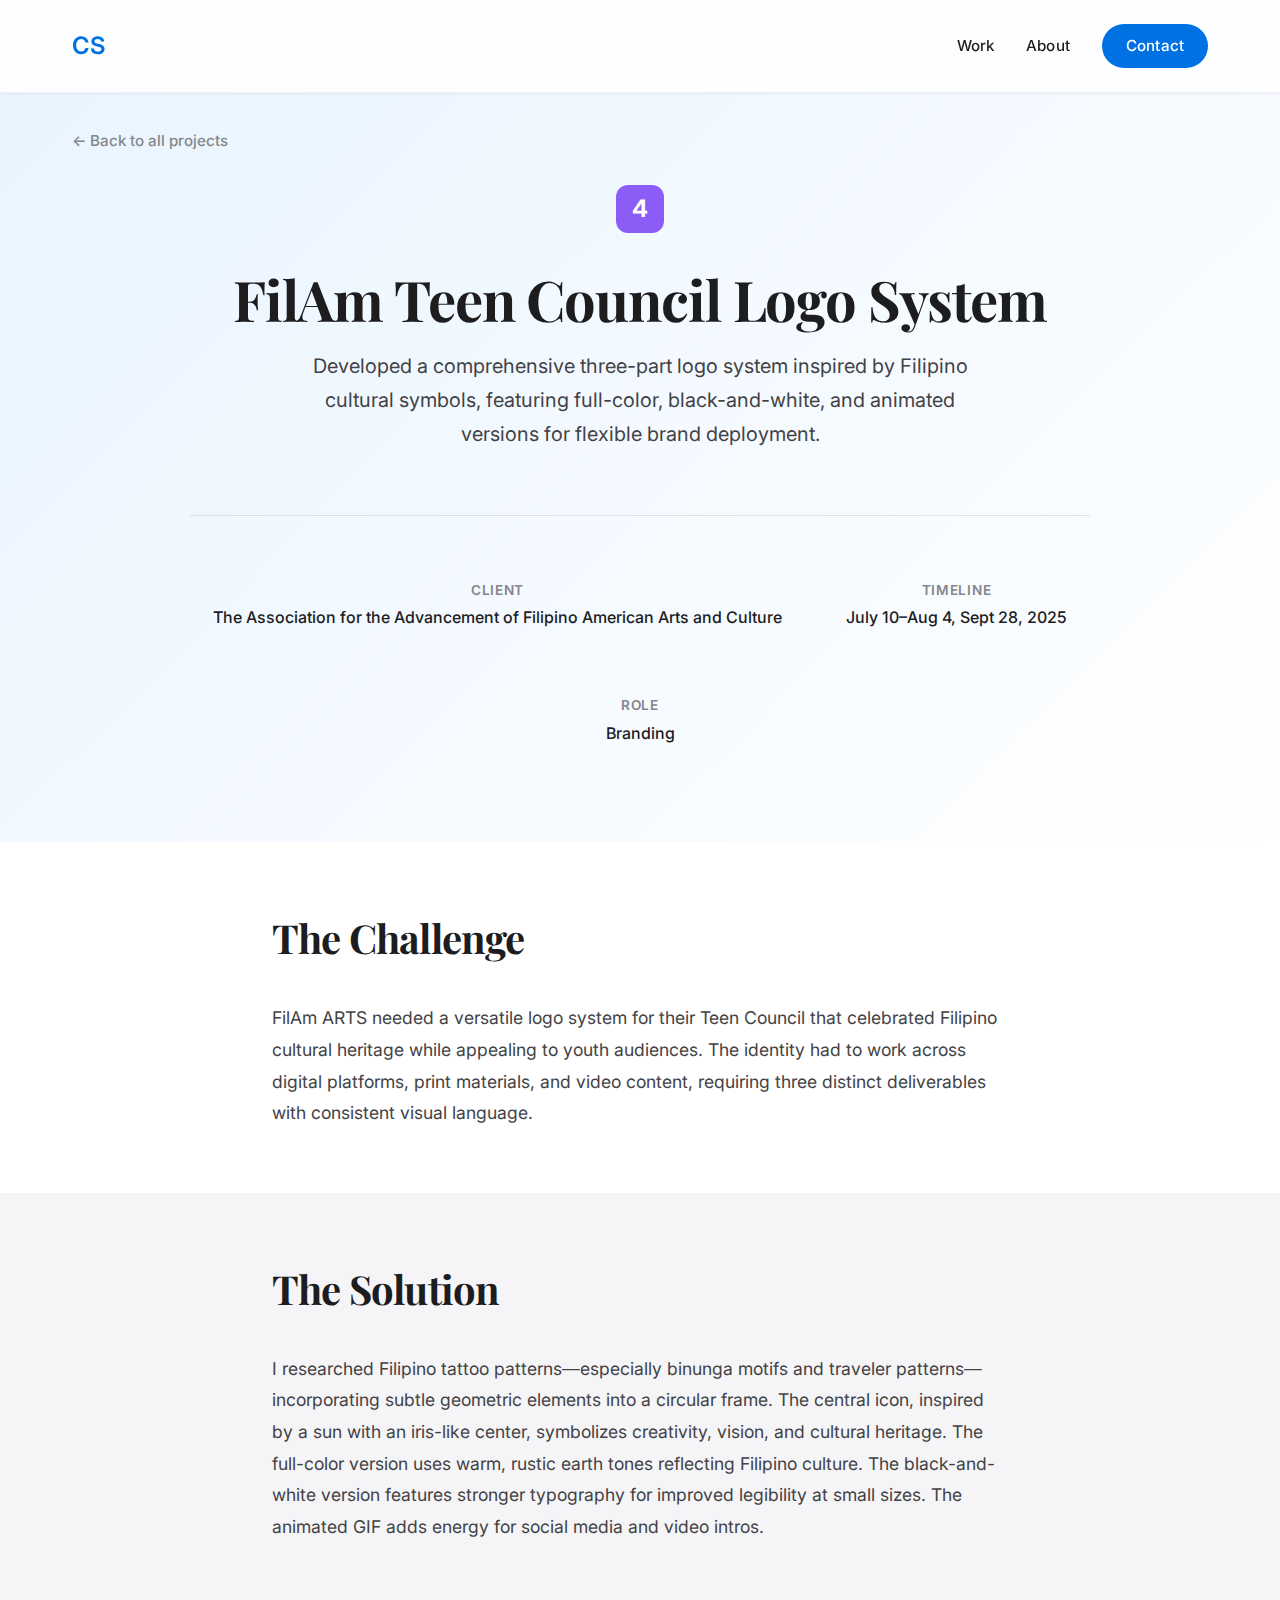
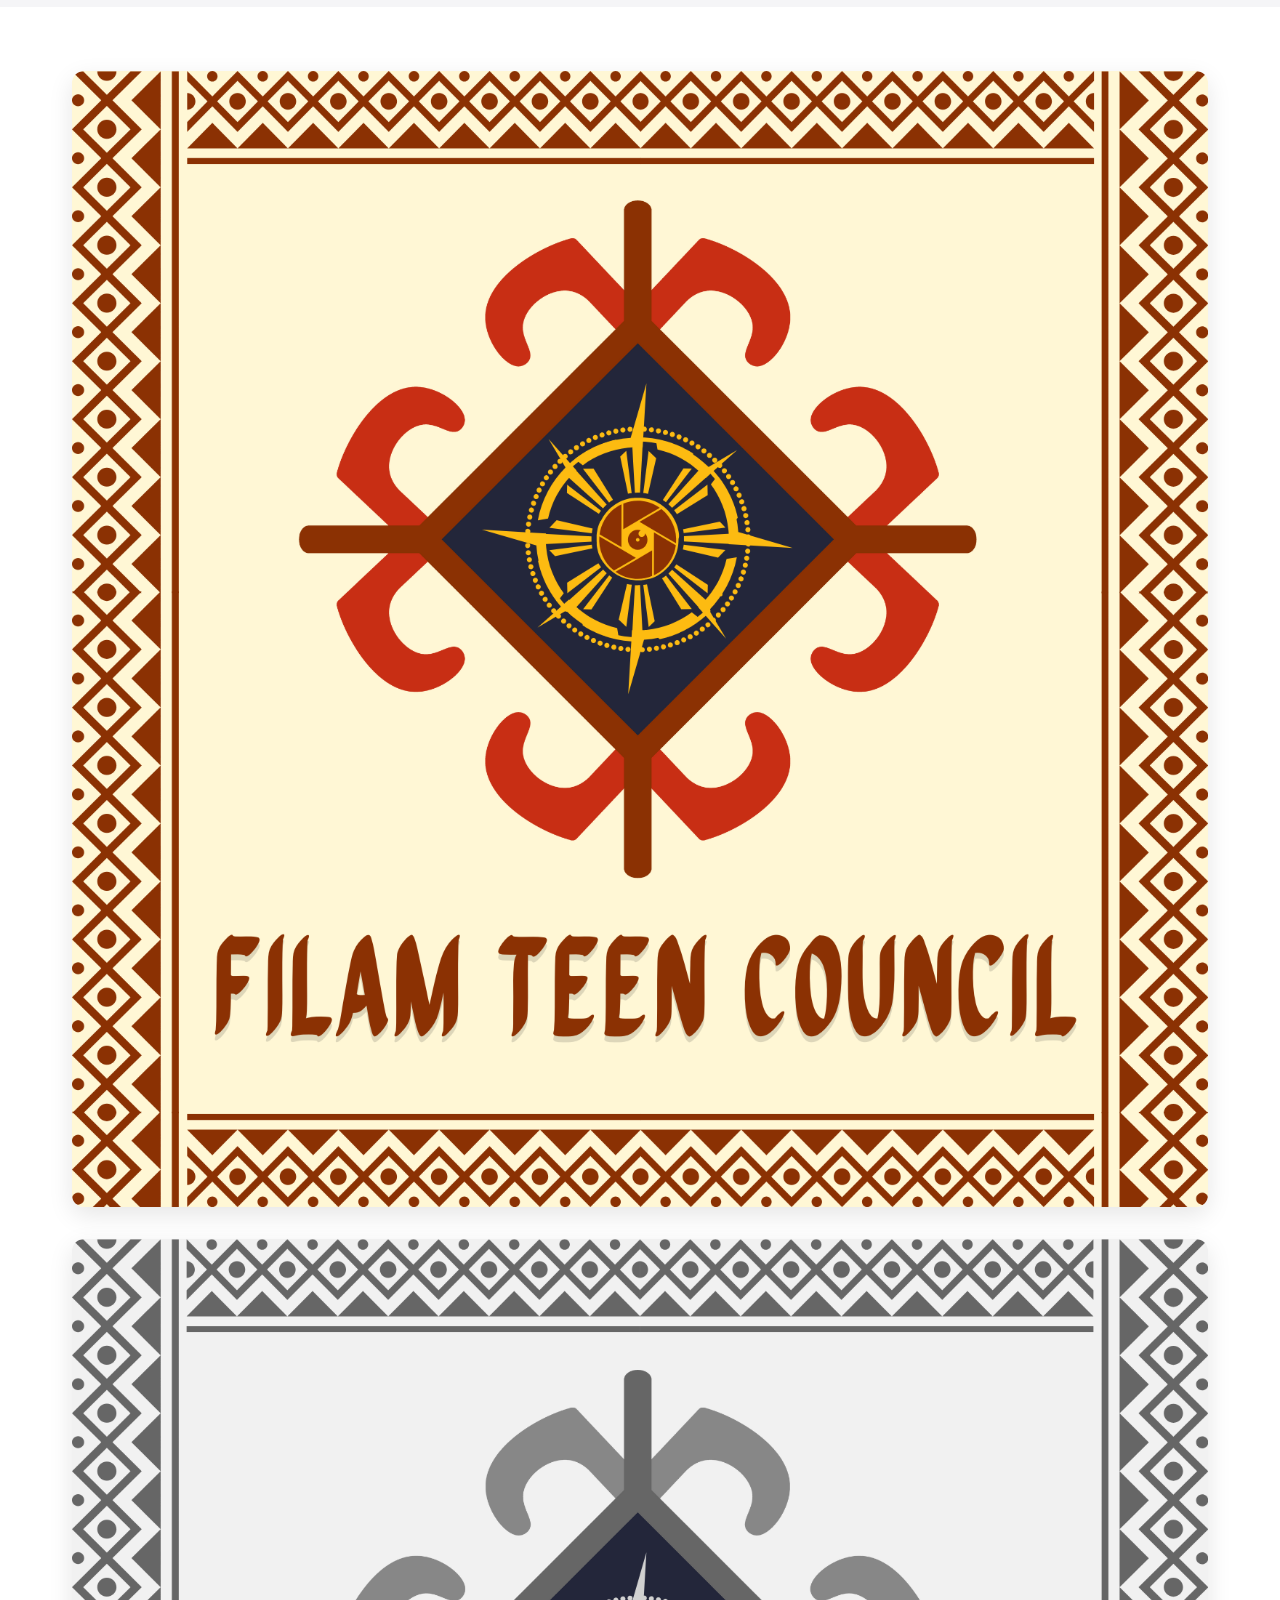
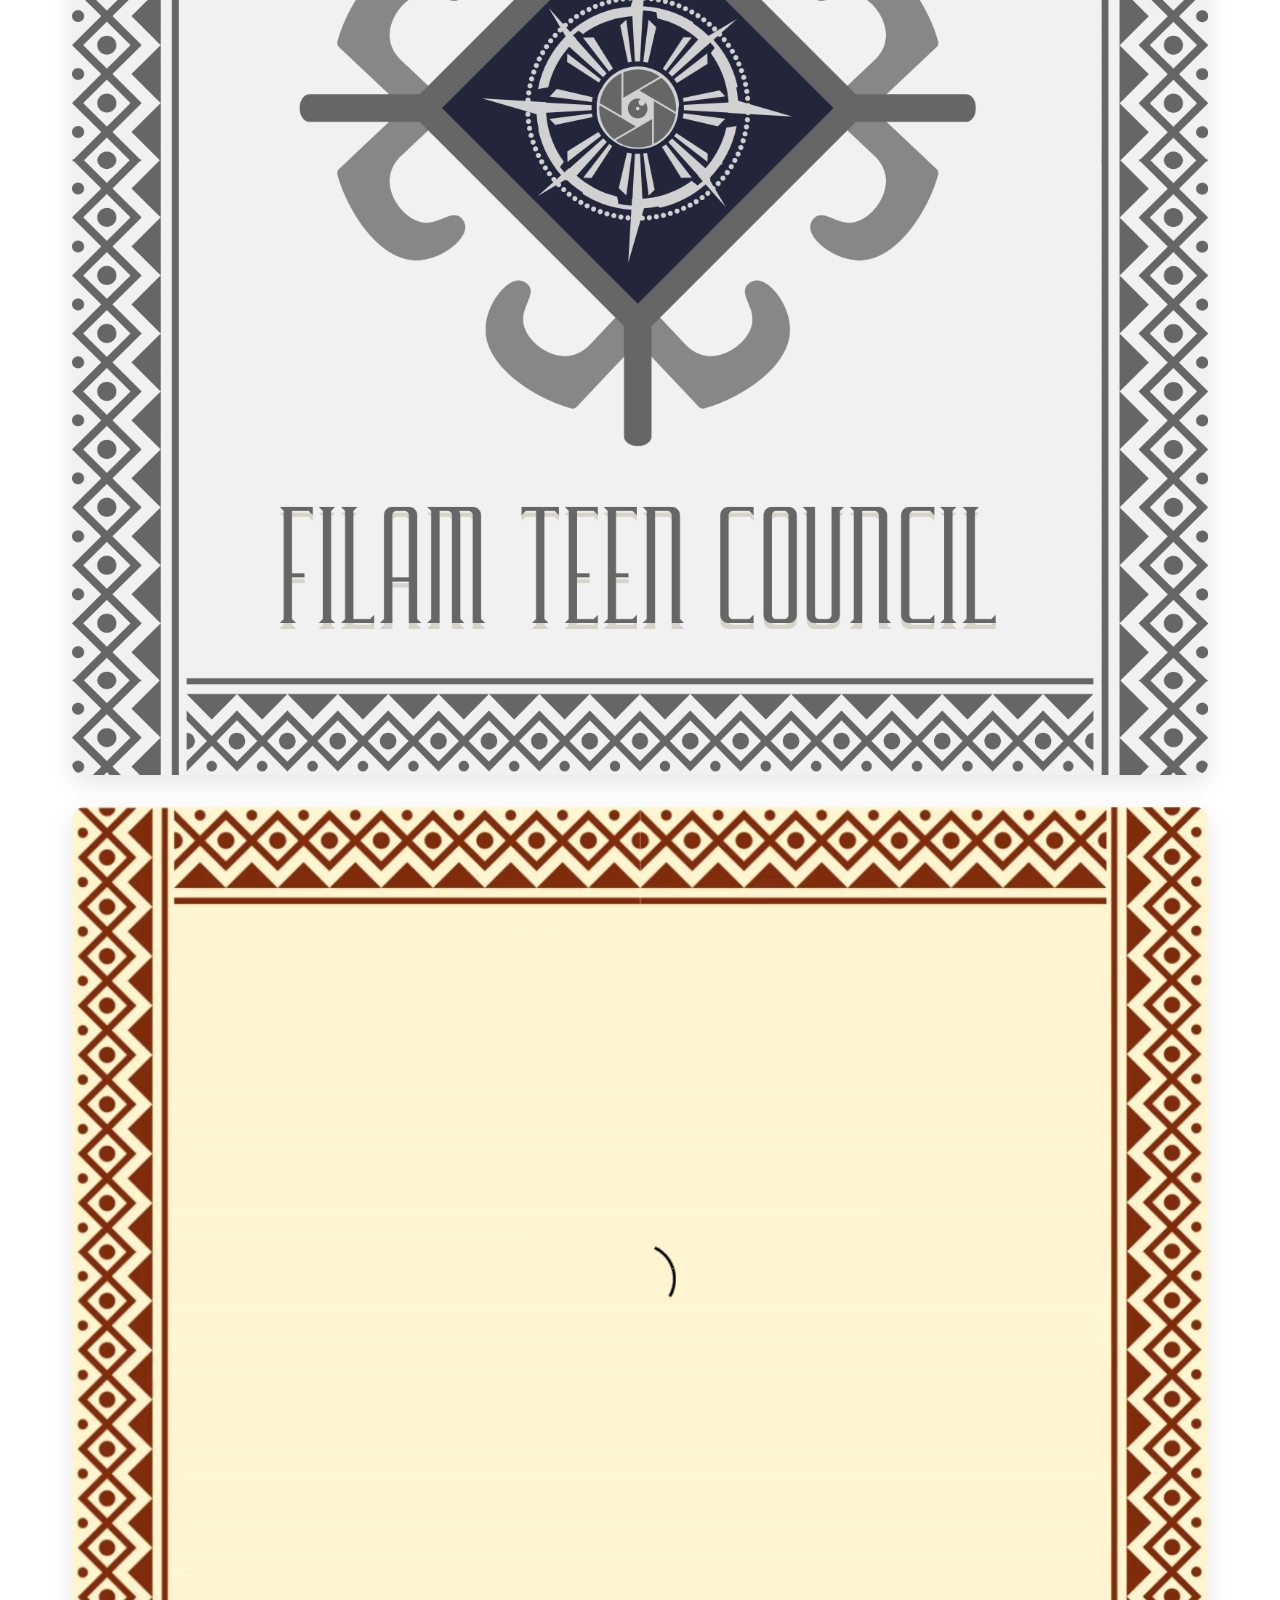
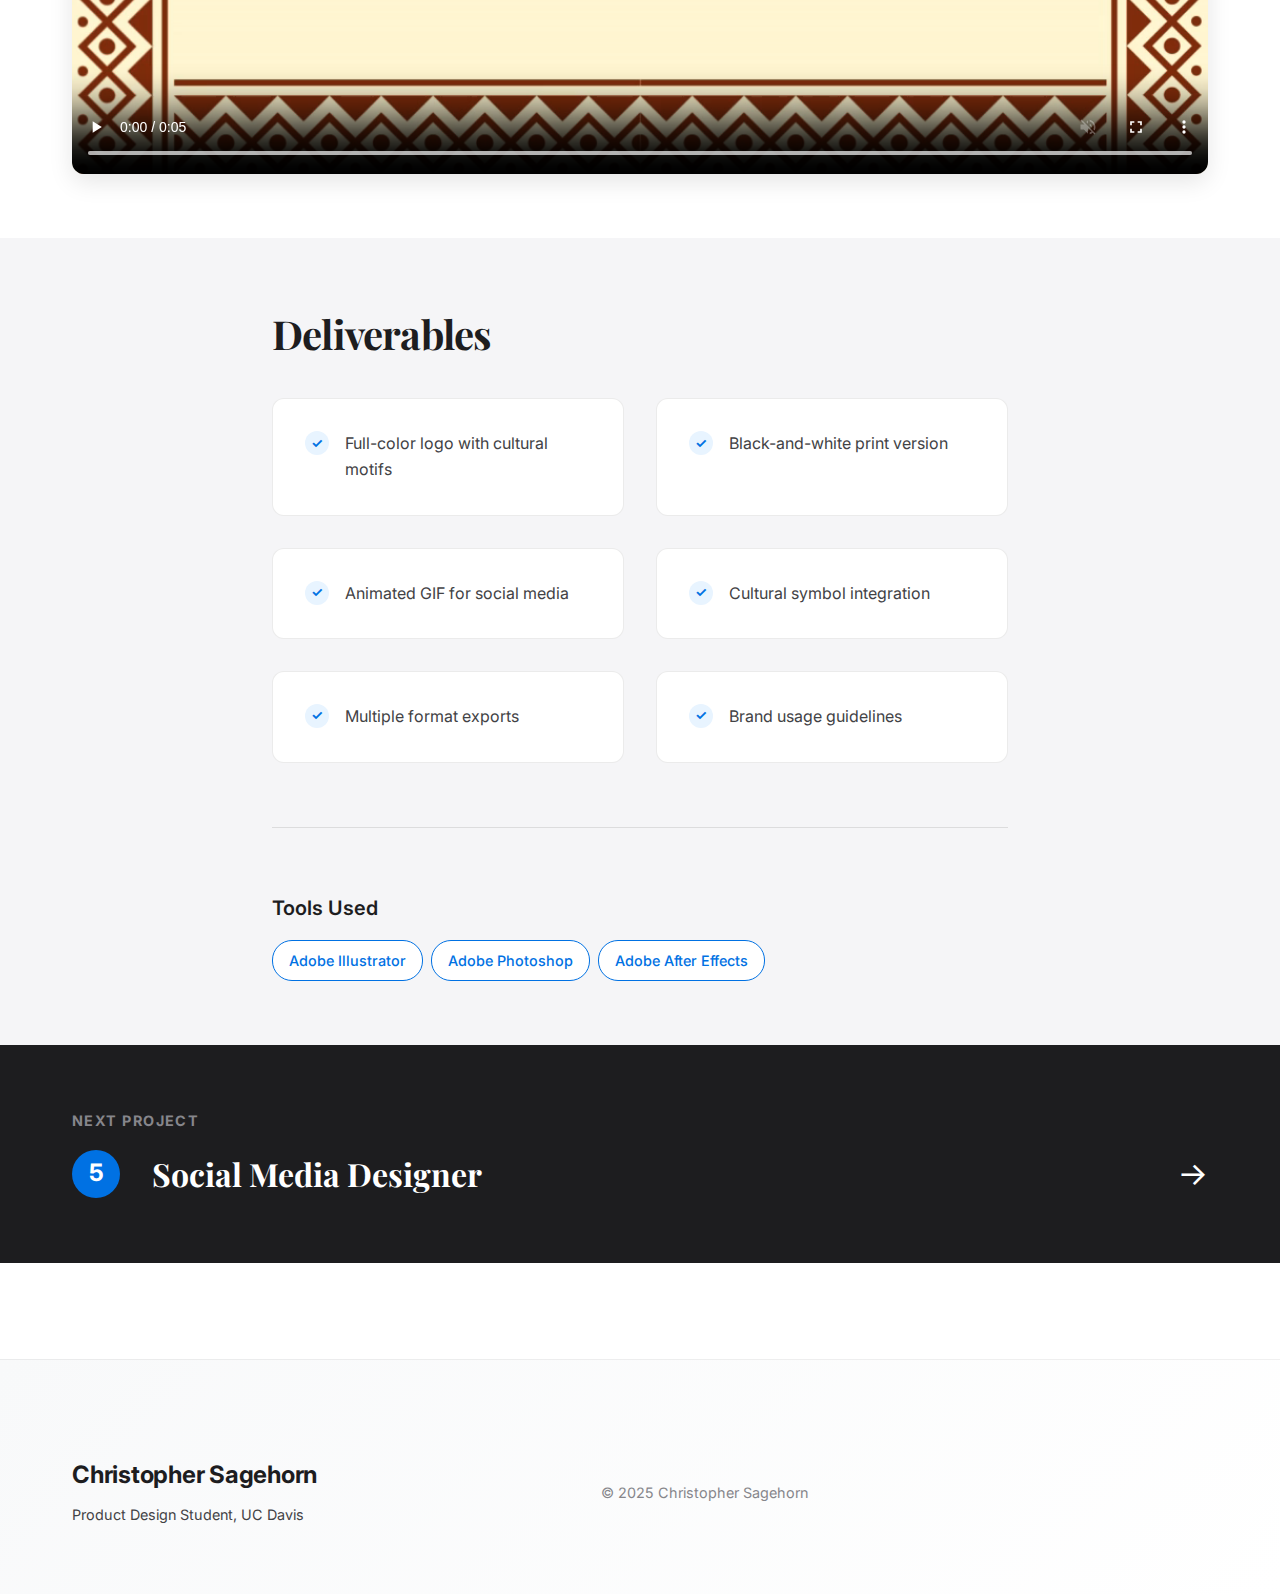
<file: projects/filam-logo.html>
<!DOCTYPE html>
<html lang="en">
<head>
    <meta charset="UTF-8">
    <meta name="viewport" content="width=device-width, initial-scale=1.0">
    <title>FilAm Teen Council Logo System - Christopher Sagehorn</title>
    <link rel="stylesheet" href="../css/style.css">
    <link rel="stylesheet" href="../css/project.css">
    <link href="https://fonts.googleapis.com/css2?family=Inter:wght@300;400;500;600;700&family=Playfair+Display:wght@600;700&display=swap" rel="stylesheet">
</head>
<body>
    <nav class="nav">
        <div class="nav-container">
            <a href="../index.html" class="logo">CS</a>
            <div class="nav-links">
                <a href="../index.html#work" class="nav-link">Work</a>
                <a href="../about.html" class="nav-link">About</a>
                <a href="/cdn-cgi/l/email-protection#0d6e7e6c6a683c3d354d6a606c6461236e6260" class="nav-link contact-btn">Contact</a>
            </div>
        </div>
    </nav>
    <section class="project-header">
        <div class="container">
            <a href="../index.html#work" class="back-link">← Back to all projects</a>
            <div class="project-header-content">
                <div class="project-badge">
                    <span class="number-badge purple">4</span>
                </div>
                <h1 class="project-page-title">FilAm Teen Council Logo System</h1>
                <p class="project-page-subtitle">Developed a comprehensive three-part logo system inspired by Filipino cultural symbols, featuring full-color, black-and-white, and animated versions for flexible brand deployment.</p>
                <div class="project-page-meta">
                    <div class="meta-item">
                        <span class="meta-label">Client</span>
                        <span class="meta-value">The Association for the Advancement of Filipino American Arts and Culture</span>
                    </div>
                    <div class="meta-item">
                        <span class="meta-label">Timeline</span>
                        <span class="meta-value">July 10–Aug 4, Sept 28, 2025</span>
                    </div>
                    <div class="meta-item">
                        <span class="meta-label">Role</span>
                        <span class="meta-value">Branding</span>
                    </div>
                </div>
            </div>
        </div>
    </section>
    <section class="project-section">
        <div class="container-narrow">
            <h2 class="project-section-title">The Challenge</h2>
            <p class="project-text">FilAm ARTS needed a versatile logo system for their Teen Council that celebrated Filipino cultural heritage while appealing to youth audiences. The identity had to work across digital platforms, print materials, and video content, requiring three distinct deliverables with consistent visual language.</p>
        </div>
    </section>
    <section class="project-section section-alt">
        <div class="container-narrow">
            <h2 class="project-section-title">The Solution</h2>
            <p class="project-text">I researched Filipino tattoo patterns—especially binunga motifs and traveler patterns—incorporating subtle geometric elements into a circular frame. The central icon, inspired by a sun with an iris-like center, symbolizes creativity, vision, and cultural heritage. The full-color version uses warm, rustic earth tones reflecting Filipino culture. The black-and-white version features stronger typography for improved legibility at small sizes. The animated GIF adds energy for social media and video intros.</p>
        </div>
    </section>
    <section class="project-section">
        <div class="container">
            <div class="image-grid">
                <img src="../images/filam-logo-color.png" alt="FilAm Logo Full Color" class="project-image">
                <img src="../images/filam-logo-bw.png" alt="FilAm Logo Black and White" class="project-image">
                <video src="../images/filam-logo-animated.mp4" alt="FilAm Logo Animated" class="project-image" controls loop muted autoplay style="max-width:100%;border-radius:12px;"></video>
            </div>
        </div>
    </section>
    <section class="project-section section-alt">
        <div class="container-narrow">
            <h2 class="project-section-title">Deliverables</h2>
            <div class="deliverables-grid">
                <div class="deliverable-item">
                    <div class="deliverable-icon">✓</div>
                    <p class="deliverable-text">Full-color logo with cultural motifs</p>
                </div>
                <div class="deliverable-item">
                    <div class="deliverable-icon">✓</div>
                    <p class="deliverable-text">Black-and-white print version</p>
                </div>
                <div class="deliverable-item">
                    <div class="deliverable-icon">✓</div>
                    <p class="deliverable-text">Animated GIF for social media</p>
                </div>
                <div class="deliverable-item">
                    <div class="deliverable-icon">✓</div>
                    <p class="deliverable-text">Cultural symbol integration</p>
                </div>
                <div class="deliverable-item">
                    <div class="deliverable-icon">✓</div>
                    <p class="deliverable-text">Multiple format exports</p>
                </div>
                <div class="deliverable-item">
                    <div class="deliverable-icon">✓</div>
                    <p class="deliverable-text">Brand usage guidelines</p>
                </div>
            </div>
            <div class="tools-section">
                <h3 class="tools-title">Tools Used</h3>
                <div class="tools-list">
                    <span class="tool-tag">Adobe Illustrator</span>
                    <span class="tool-tag">Adobe Photoshop</span>
                    <span class="tool-tag">Adobe After Effects</span>
                </div>
            </div>
        </div>
    </section>
    <section class="next-project">
        <div class="container">
            <h3 class="next-project-label">Next Project</h3>
            <a href="social-media.html" class="next-project-link">
                <span class="next-project-number">5</span>
                <span class="next-project-title">Social Media Designer</span>
                <span class="next-project-arrow">→</span>
            </a>
        </div>
    </section>
    <footer class="footer">
        <div class="container">
            <div class="footer-content">
                <div class="footer-left">
                    <p class="footer-brand">Christopher Sagehorn</p>
                    <p class="footer-tagline">Product Design Student, UC Davis</p>
                </div>
                <div class="footer-right">
                    <p class="footer-text">© 2025 Christopher Sagehorn</p>
                </div>
            </div>
        </div>
    </footer>
    <script data-cfas
</file>
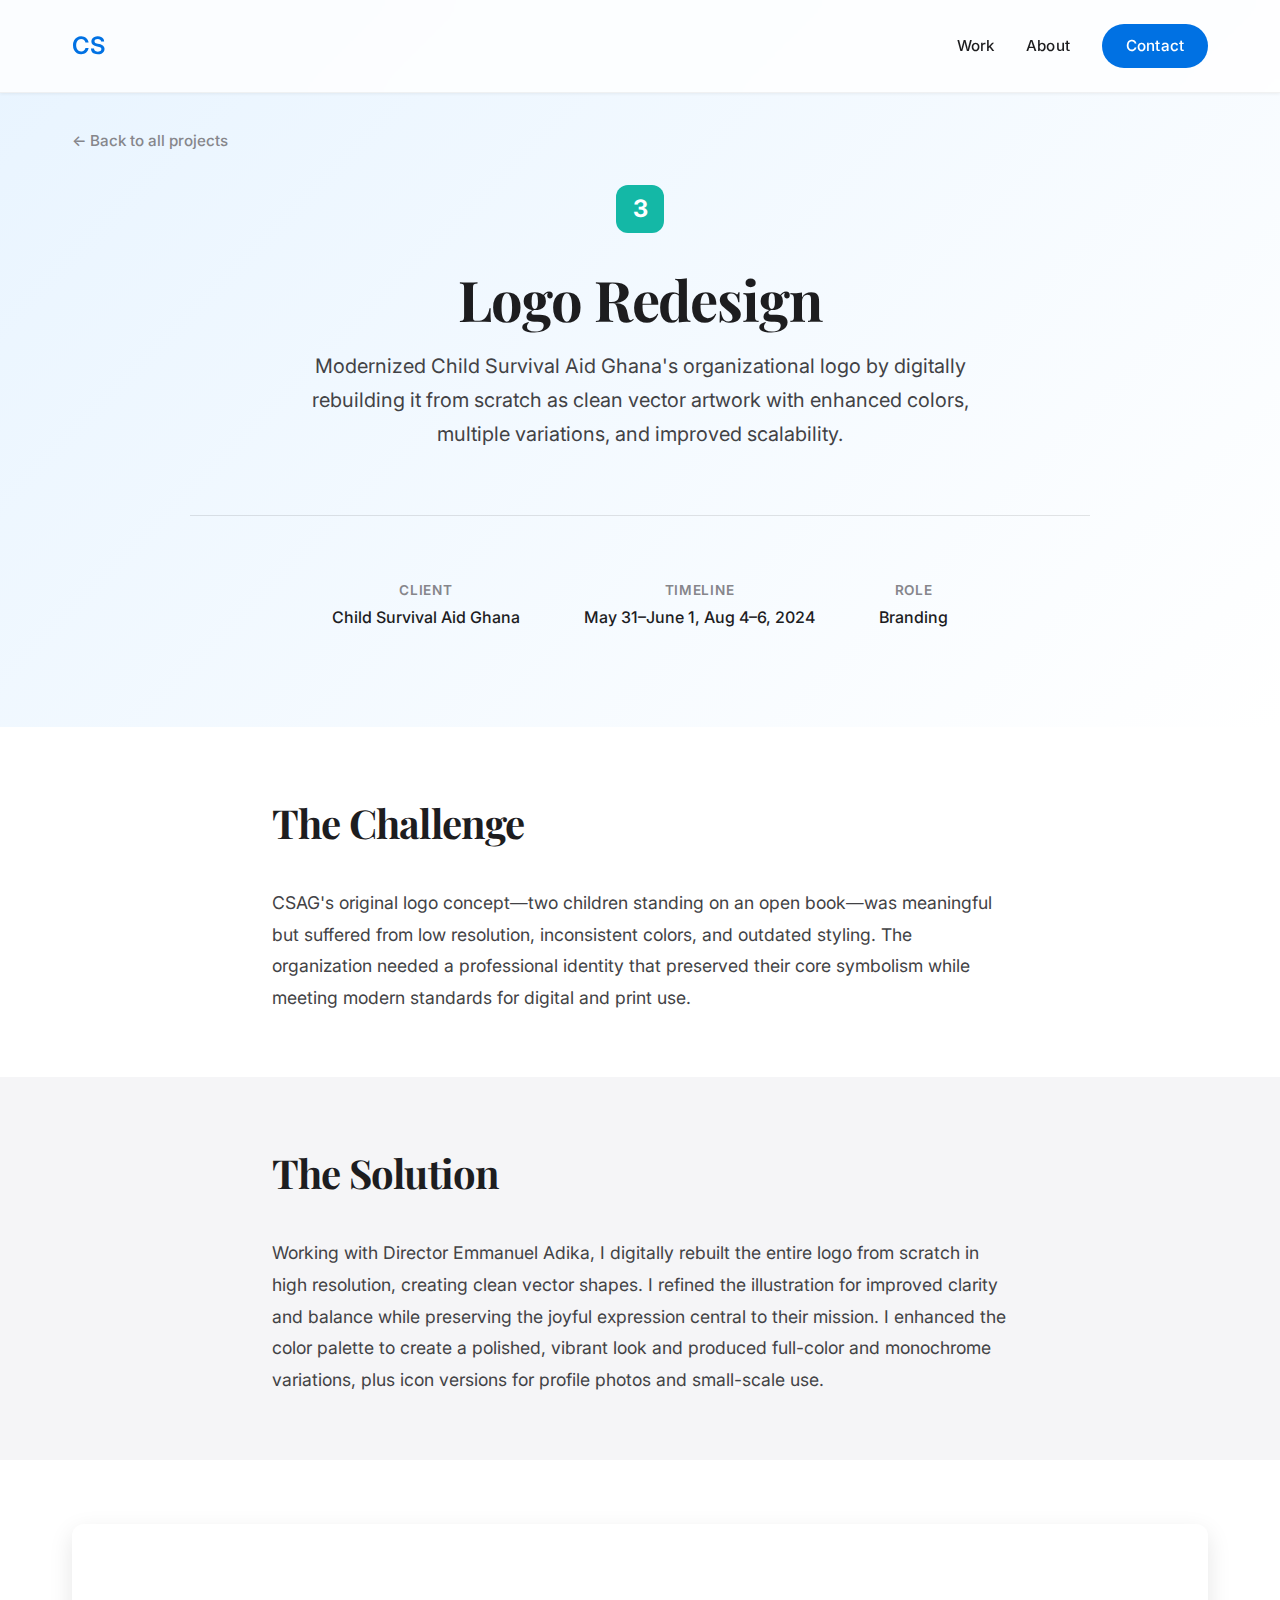
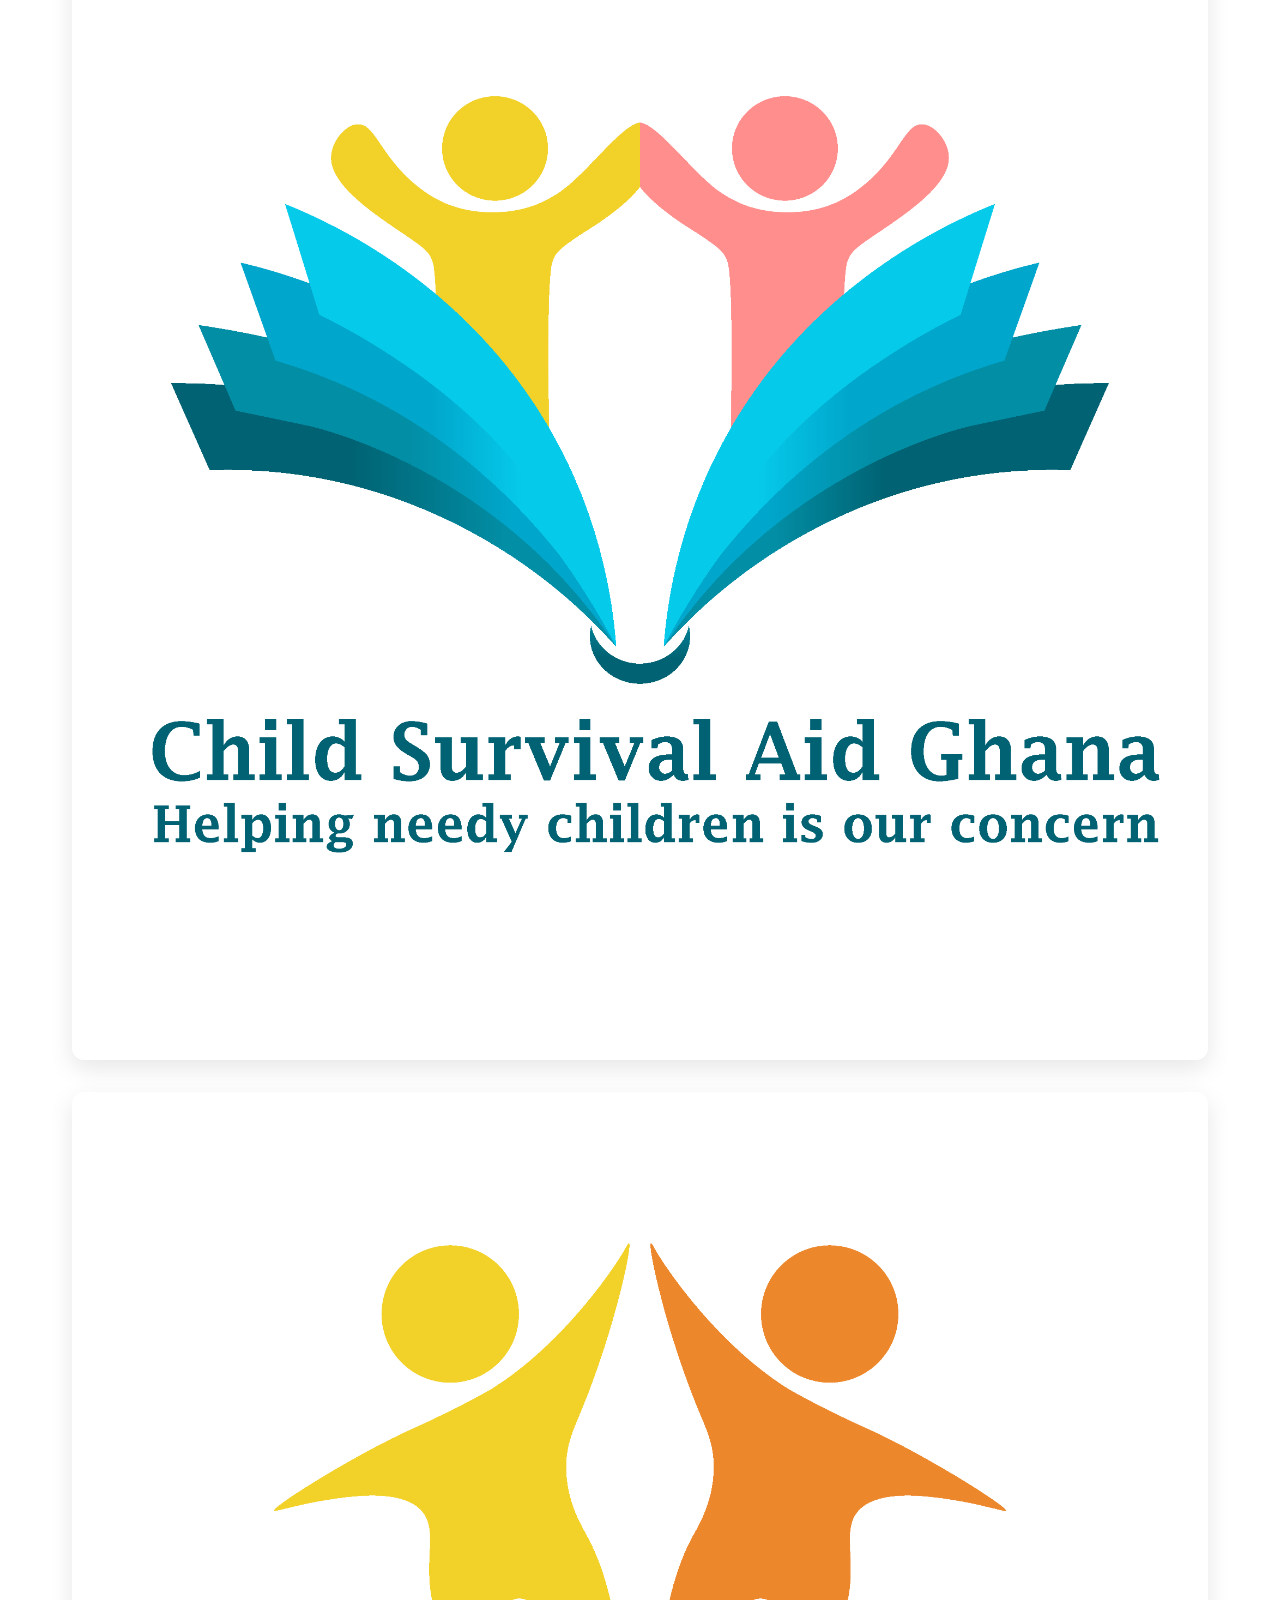
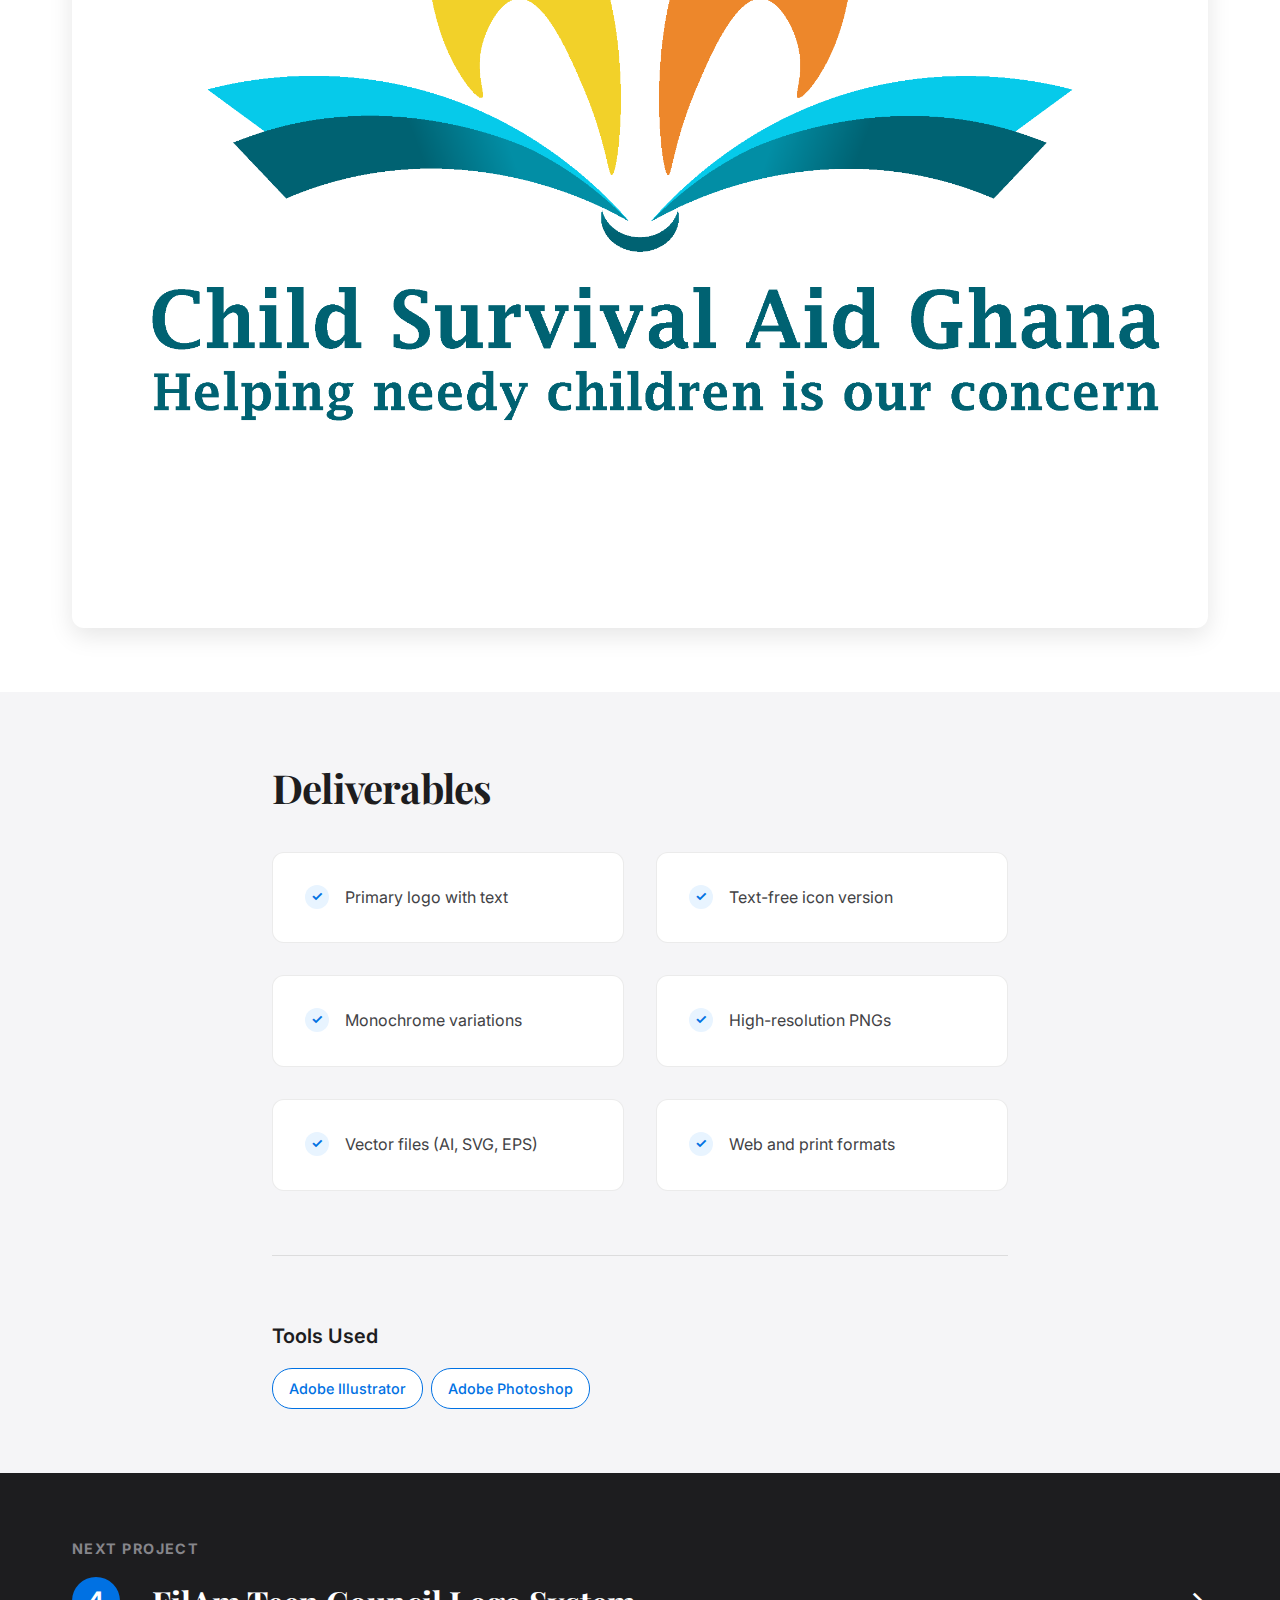
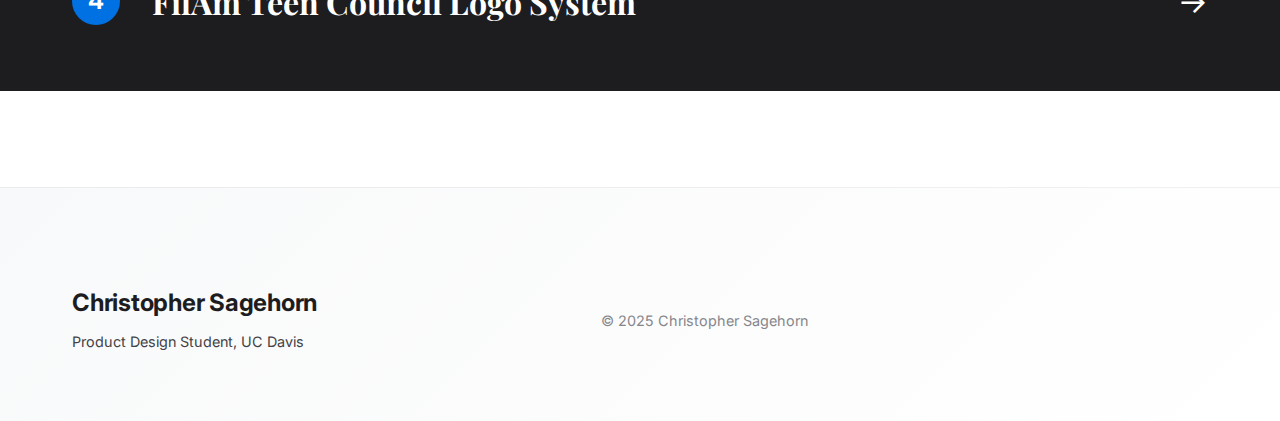
<file: projects/logo-redesign.html>
<!DOCTYPE html>
<html lang="en">
<head>
    <meta charset="UTF-8">
    <meta name="viewport" content="width=device-width, initial-scale=1.0">
    <title>Logo Redesign - Christopher Sagehorn</title>
    <link rel="stylesheet" href="../css/style.css">
    <link rel="stylesheet" href="../css/project.css">
    <link href="https://fonts.googleapis.com/css2?family=Inter:wght@300;400;500;600;700&family=Playfair+Display:wght@600;700&display=swap" rel="stylesheet">
</head>
<body>
    <nav class="nav">
        <div class="nav-container">
            <a href="../index.html" class="logo">CS</a>
            <div class="nav-links">
                <a href="../index.html#work" class="nav-link">Work</a>
                <a href="../about.html" class="nav-link">About</a>
                <a href="/cdn-cgi/l/email-protection#accfdfcdcbc99d9c94eccbc1cdc5c082cfc3c1" class="nav-link contact-btn">Contact</a>
            </div>
        </div>
    </nav>
    <section class="project-header">
        <div class="container">
            <a href="../index.html#work" class="back-link">← Back to all projects</a>
            <div class="project-header-content">
                <div class="project-badge">
                    <span class="number-badge teal">3</span>
                </div>
                <h1 class="project-page-title">Logo Redesign</h1>
                <p class="project-page-subtitle">Modernized Child Survival Aid Ghana's organizational logo by digitally rebuilding it from scratch as clean vector artwork with enhanced colors, multiple variations, and improved scalability.</p>
                <div class="project-page-meta">
                    <div class="meta-item">
                        <span class="meta-label">Client</span>
                        <span class="meta-value">Child Survival Aid Ghana</span>
                    </div>
                    <div class="meta-item">
                        <span class="meta-label">Timeline</span>
                        <span class="meta-value">May 31–June 1, Aug 4–6, 2024</span>
                    </div>
                    <div class="meta-item">
                        <span class="meta-label">Role</span>
                        <span class="meta-value">Branding</span>
                    </div>
                </div>
            </div>
        </div>
    </section>
    <section class="project-section">
        <div class="container-narrow">
            <h2 class="project-section-title">The Challenge</h2>
            <p class="project-text">CSAG's original logo concept—two children standing on an open book—was meaningful but suffered from low resolution, inconsistent colors, and outdated styling. The organization needed a professional identity that preserved their core symbolism while meeting modern standards for digital and print use.</p>
        </div>
    </section>
    <section class="project-section section-alt">
        <div class="container-narrow">
            <h2 class="project-section-title">The Solution</h2>
            <p class="project-text">Working with Director Emmanuel Adika, I digitally rebuilt the entire logo from scratch in high resolution, creating clean vector shapes. I refined the illustration for improved clarity and balance while preserving the joyful expression central to their mission. I enhanced the color palette to create a polished, vibrant look and produced full-color and monochrome variations, plus icon versions for profile photos and small-scale use.</p>
        </div>
    </section>
    <section class="project-section">
        <div class="container">
            <div class="image-grid">
                <img src="../images/csag-logo-1.png" alt="CSAG Logo Version 1" class="project-image">
                <img src="../images/csag-logo-2.png" alt="CSAG Logo Version 2" class="project-image">
            </div>
        </div>
    </section>
    <section class="project-section section-alt">
        <div class="container-narrow">
            <h2 class="project-section-title">Deliverables</h2>
            <div class="deliverables-grid">
                <div class="deliverable-item">
                    <div class="deliverable-icon">✓</div>
                    <p class="deliverable-text">Primary logo with text</p>
                </div>
                <div class="deliverable-item">
                    <div class="deliverable-icon">✓</div>
                    <p class="deliverable-text">Text-free icon version</p>
                </div>
                <div class="deliverable-item">
                    <div class="deliverable-icon">✓</div>
                    <p class="deliverable-text">Monochrome variations</p>
                </div>
                <div class="deliverable-item">
                    <div class="deliverable-icon">✓</div>
                    <p class="deliverable-text">High-resolution PNGs</p>
                </div>
                <div class="deliverable-item">
                    <div class="deliverable-icon">✓</div>
                    <p class="deliverable-text">Vector files (AI, SVG, EPS)</p>
                </div>
                <div class="deliverable-item">
                    <div class="deliverable-icon">✓</div>
                    <p class="deliverable-text">Web and print formats</p>
                </div>
            </div>
            <div class="tools-section">
                <h3 class="tools-title">Tools Used</h3>
                <div class="tools-list">
                    <span class="tool-tag">Adobe Illustrator</span>
                    <span class="tool-tag">Adobe Photoshop</span>
                </div>
            </div>
        </div>
    </section>
    <section class="next-project">
        <div class="container">
            <h3 class="next-project-label">Next Project</h3>
            <a href="filam-logo.html" class="next-project-link">
                <span class="next-project-number">4</span>
                <span class="next-project-title">FilAm Teen Council Logo System</span>
                <span class="next-project-arrow">→</span>
            </a>
        </div>
    </section>
    <footer class="footer">
        <div class="container">
            <div class="footer-content">
                <div class="footer-left">
                    <p class="footer-brand">Christopher Sagehorn</p>
                    <p class="footer-tagline">Product Design Student, UC Davis</p>
                </div>
                <div class="footer-right">
                    <p class="footer-text">© 2025 Christopher Sagehorn</p>
                </div>
            </div>
        </div>
    </footer>
    <script data-cfas
</file>
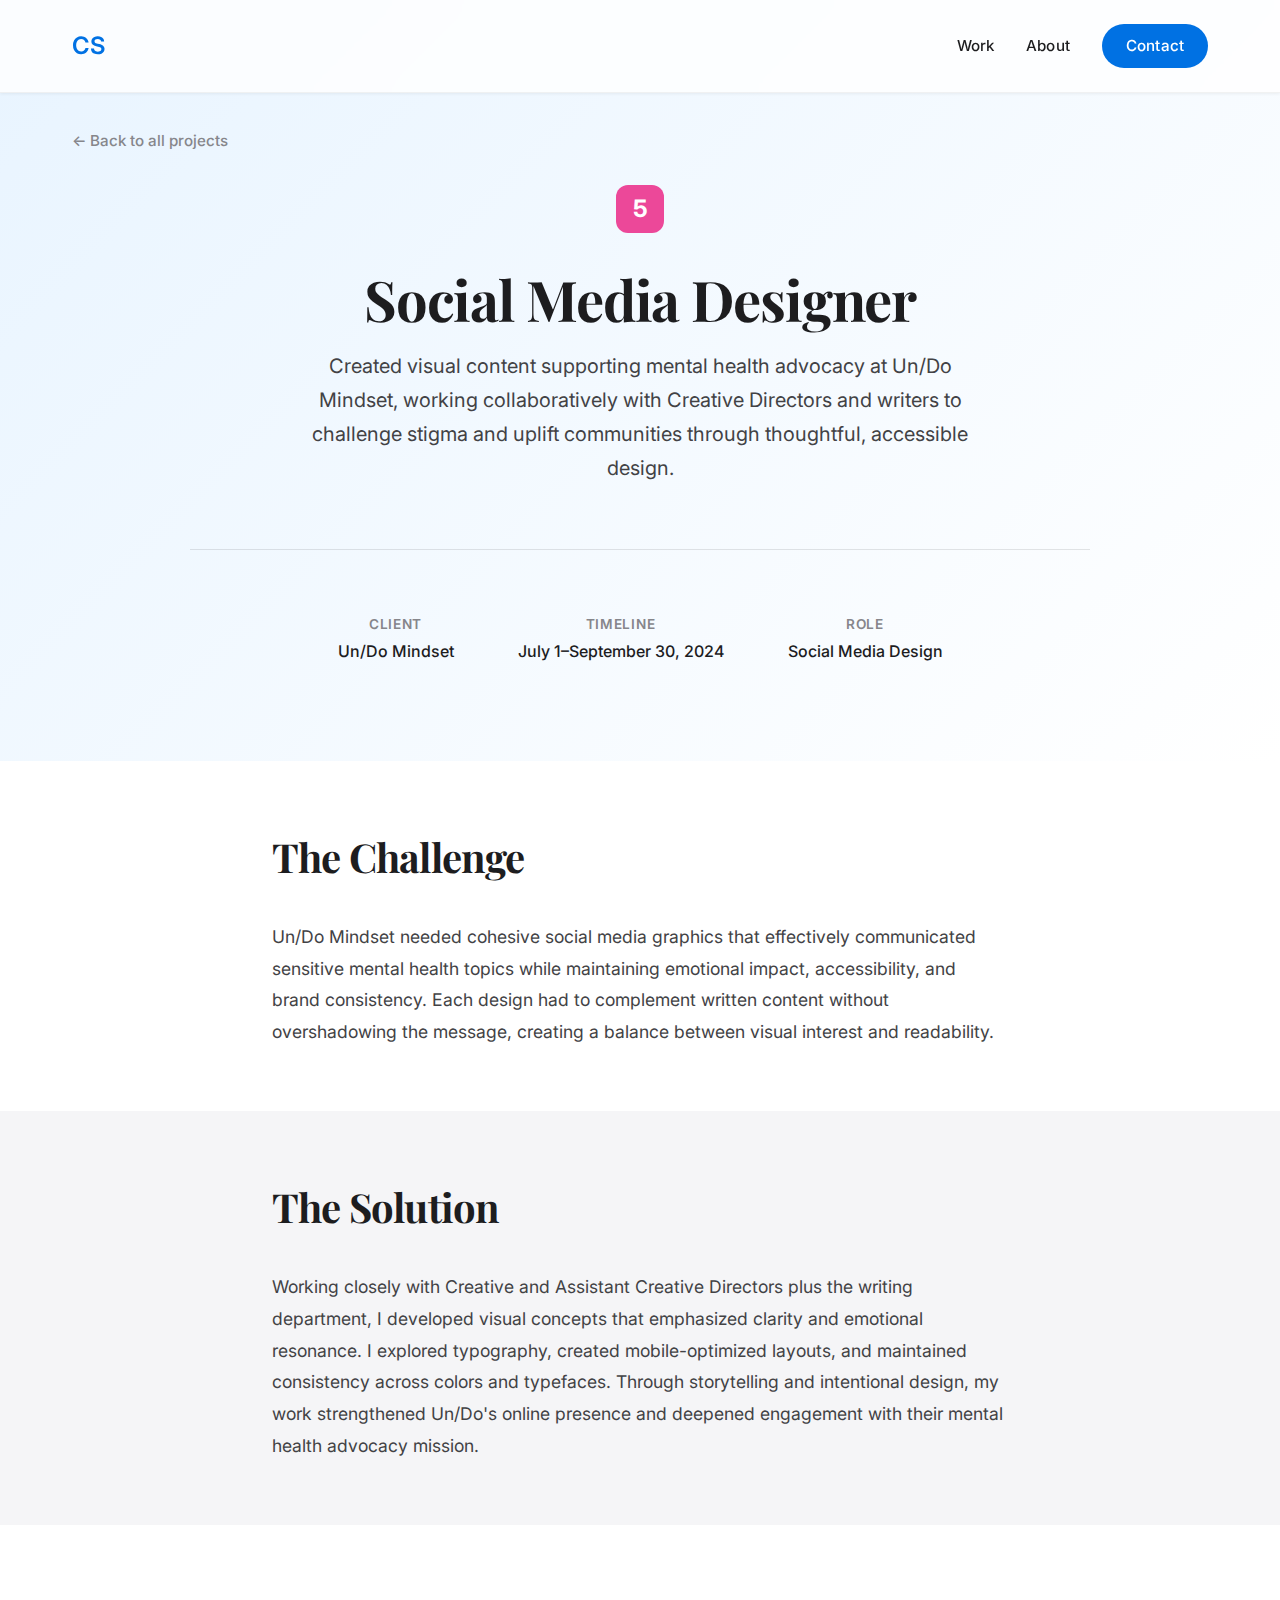
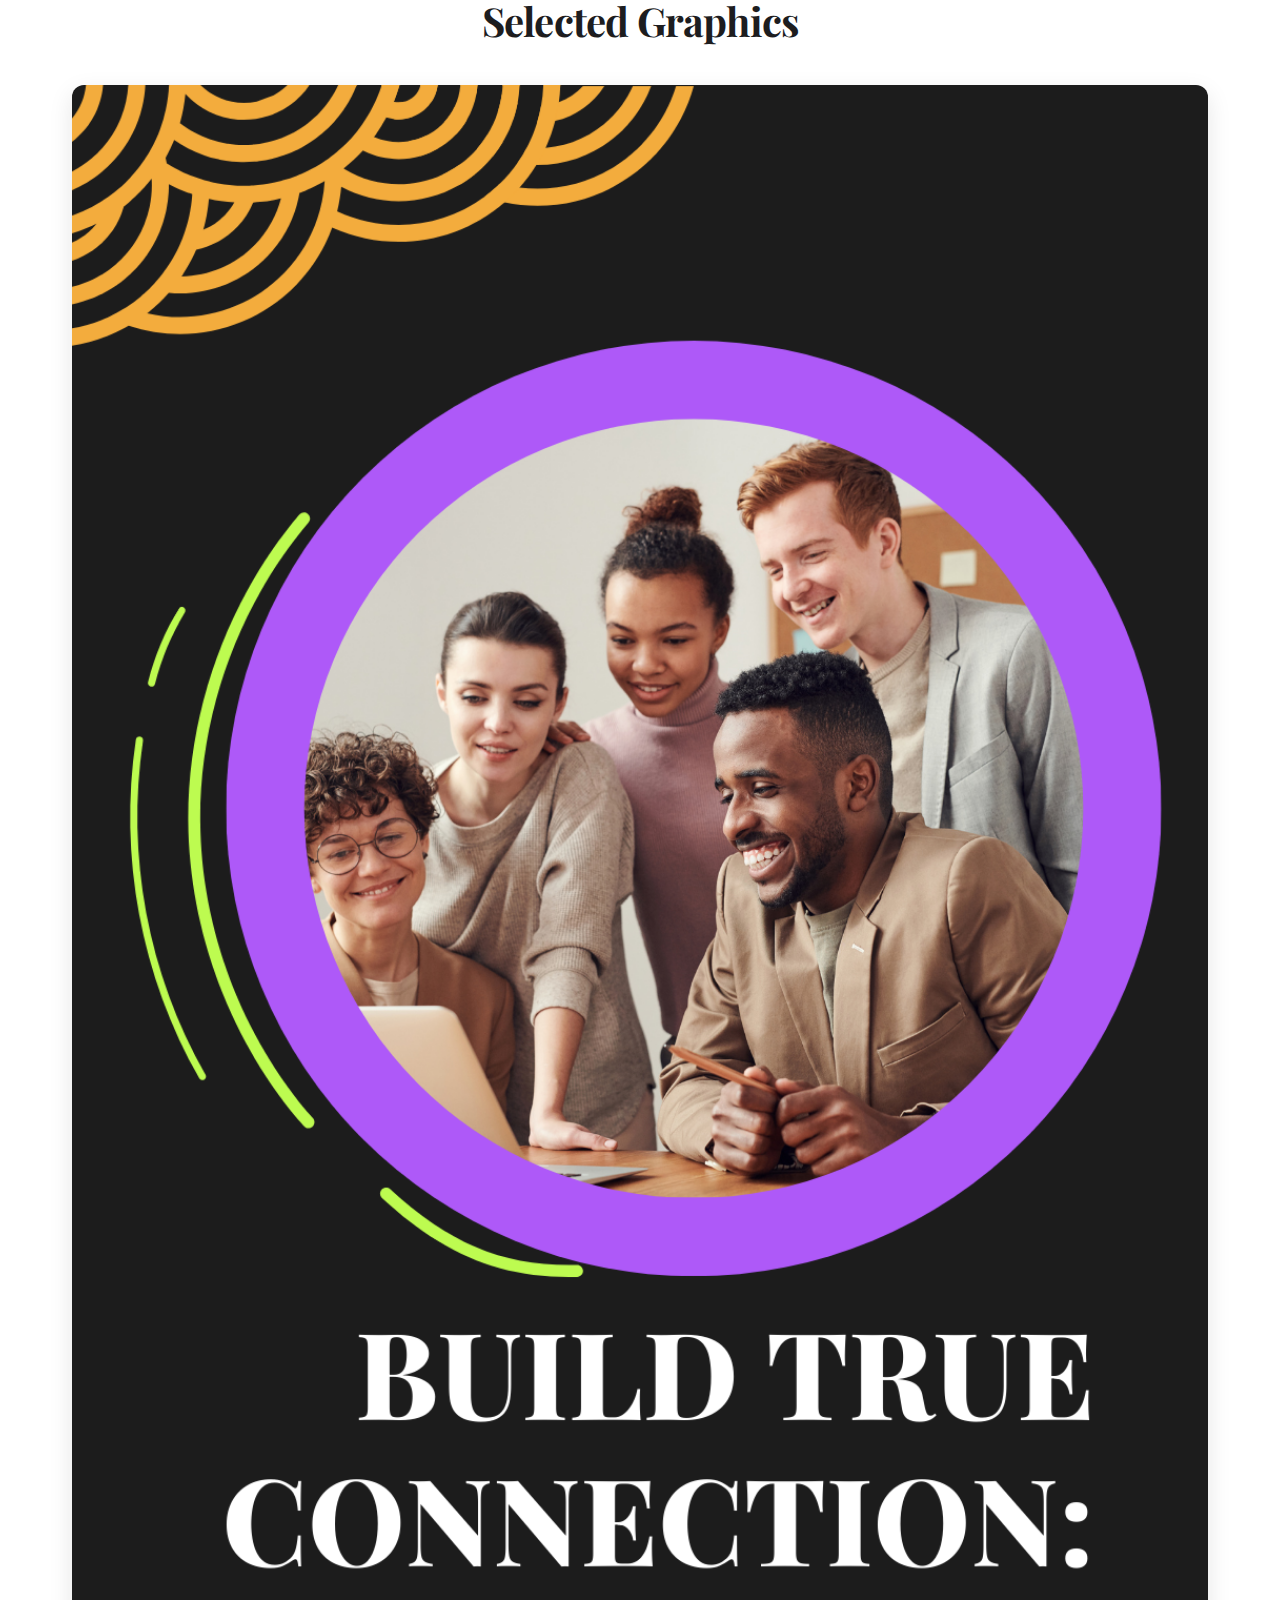
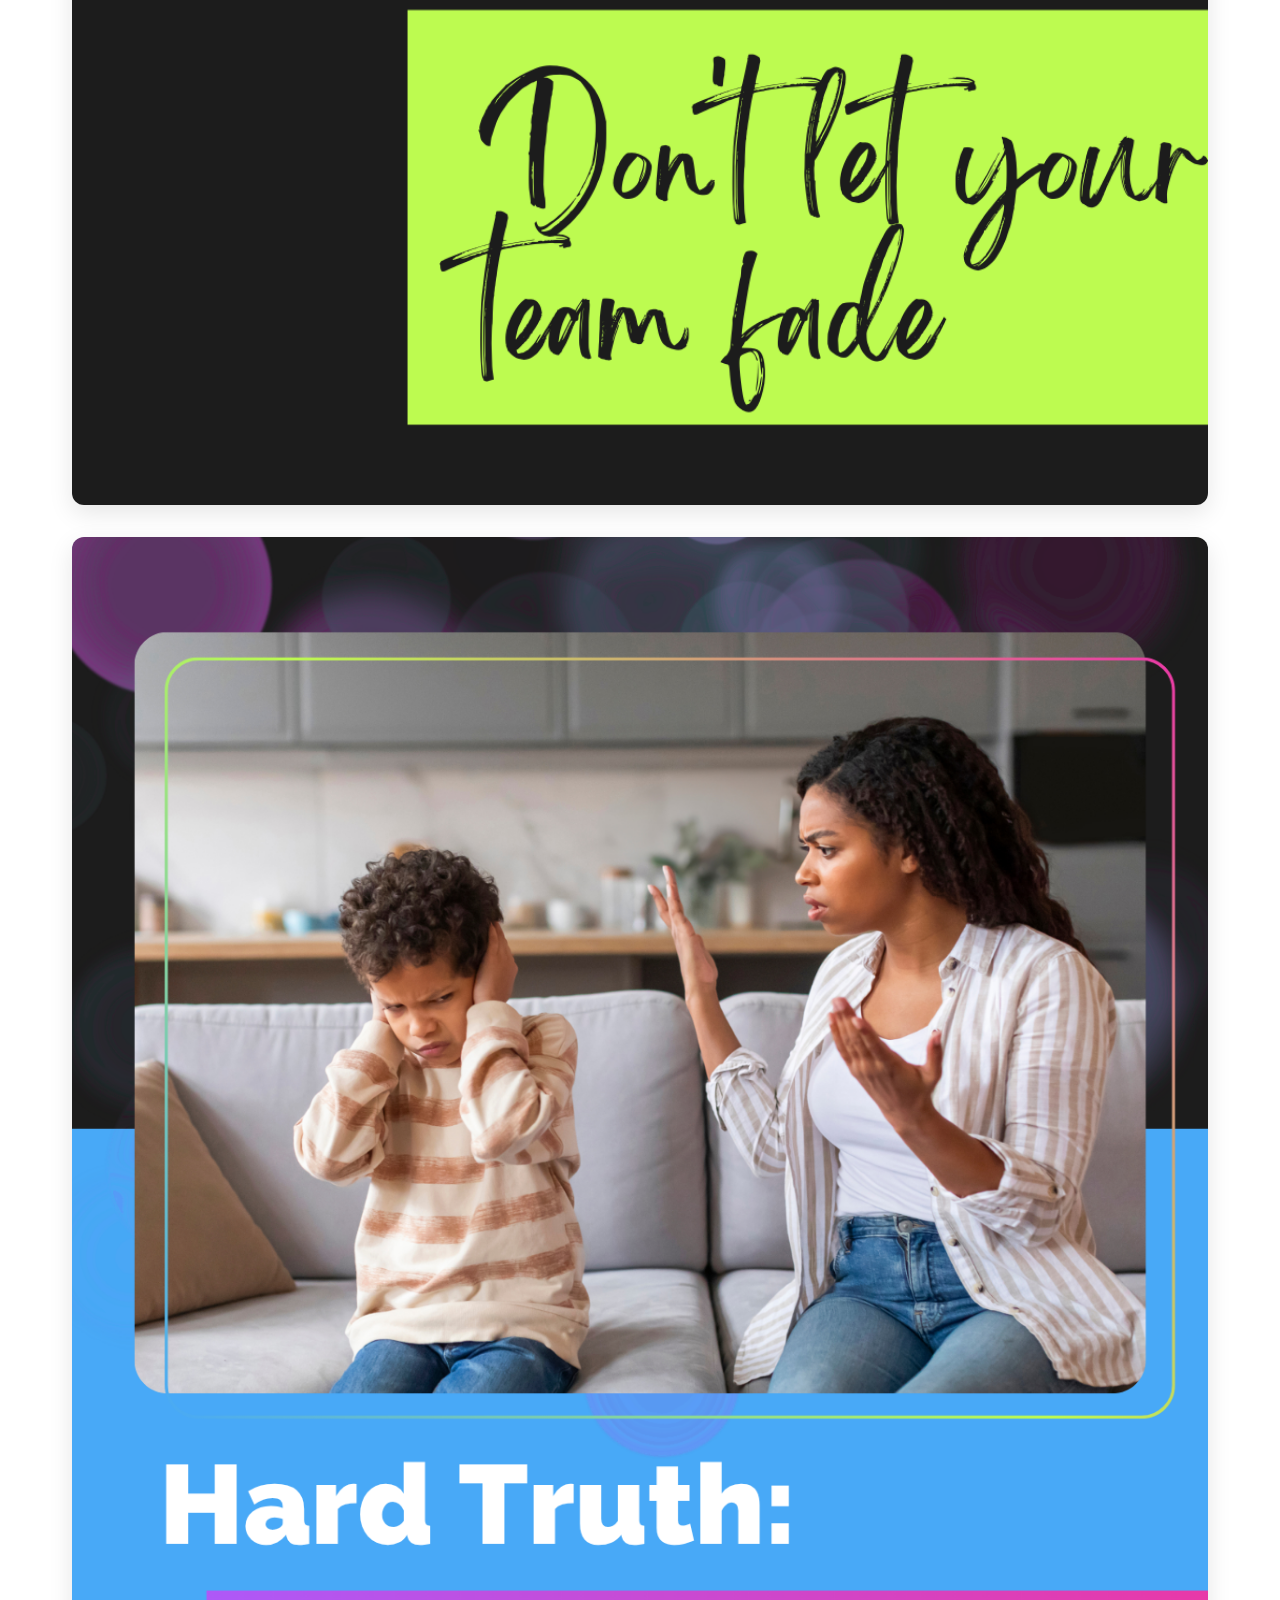
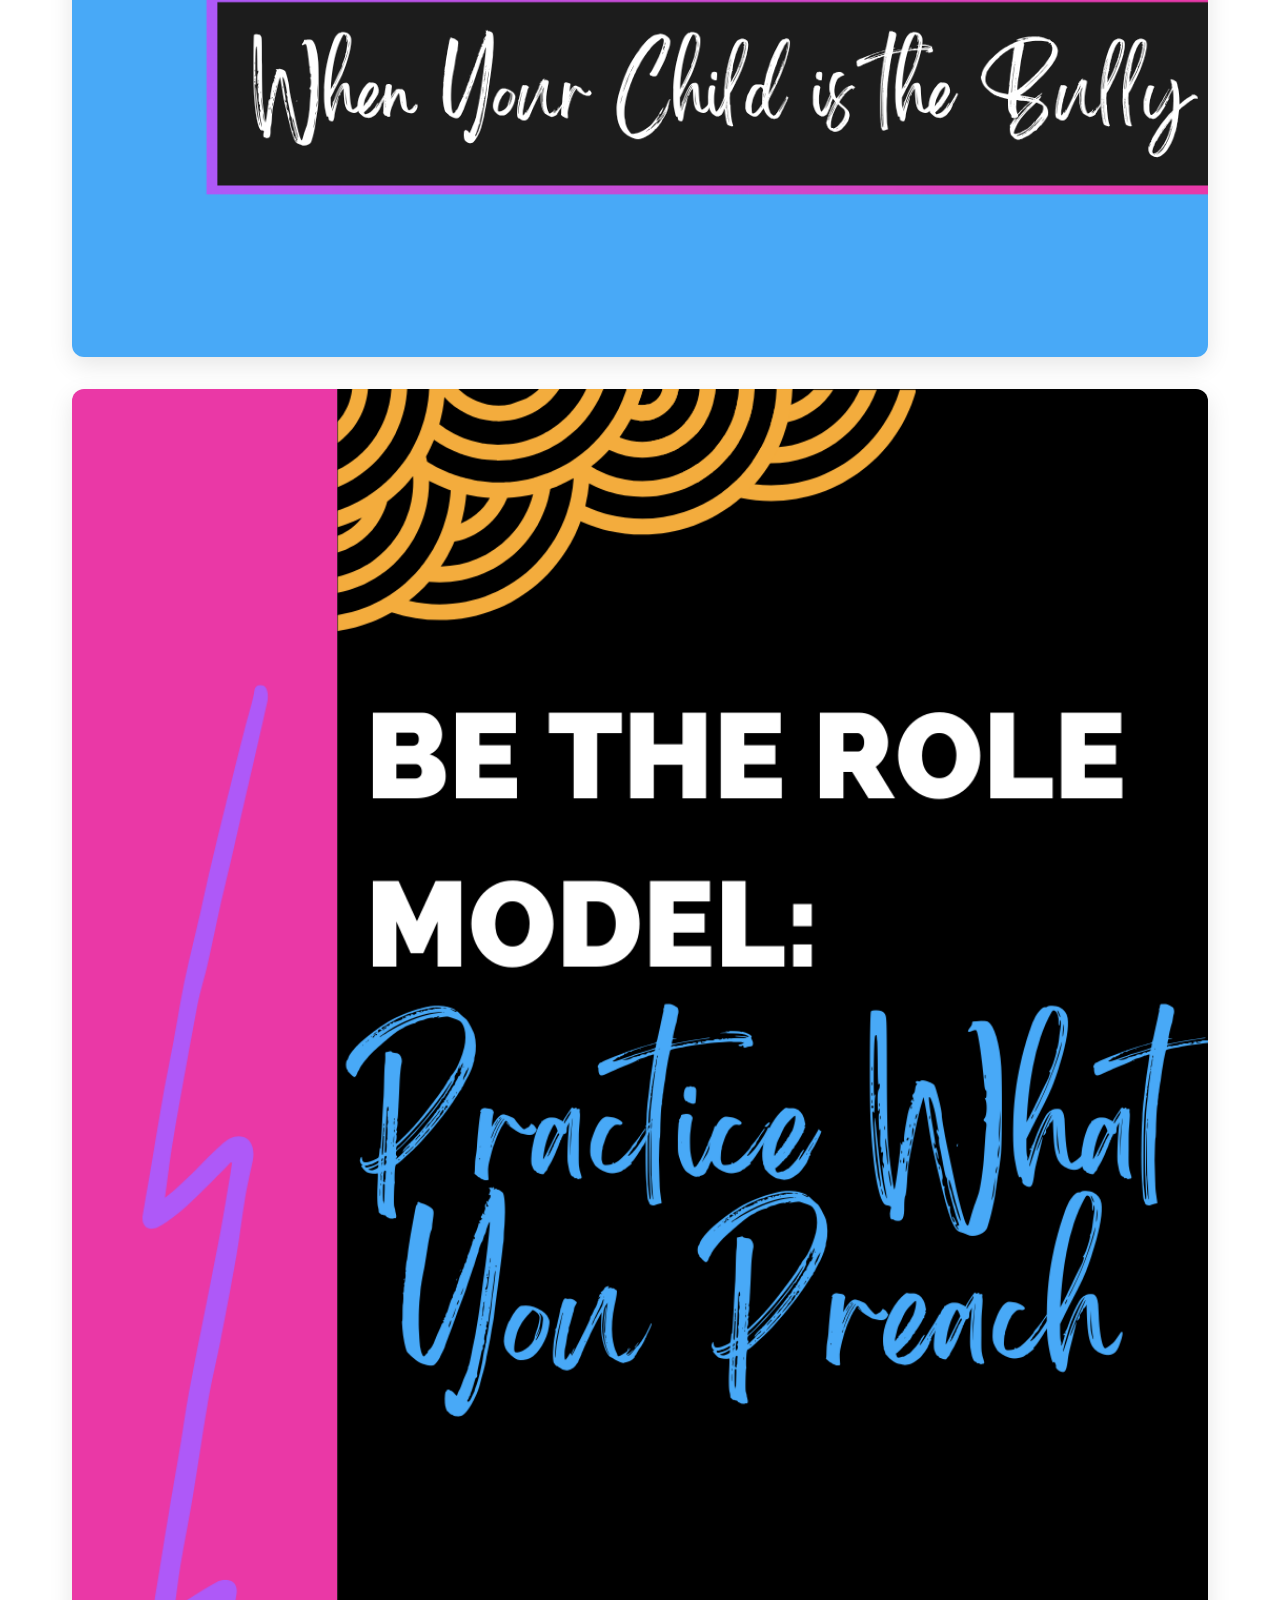
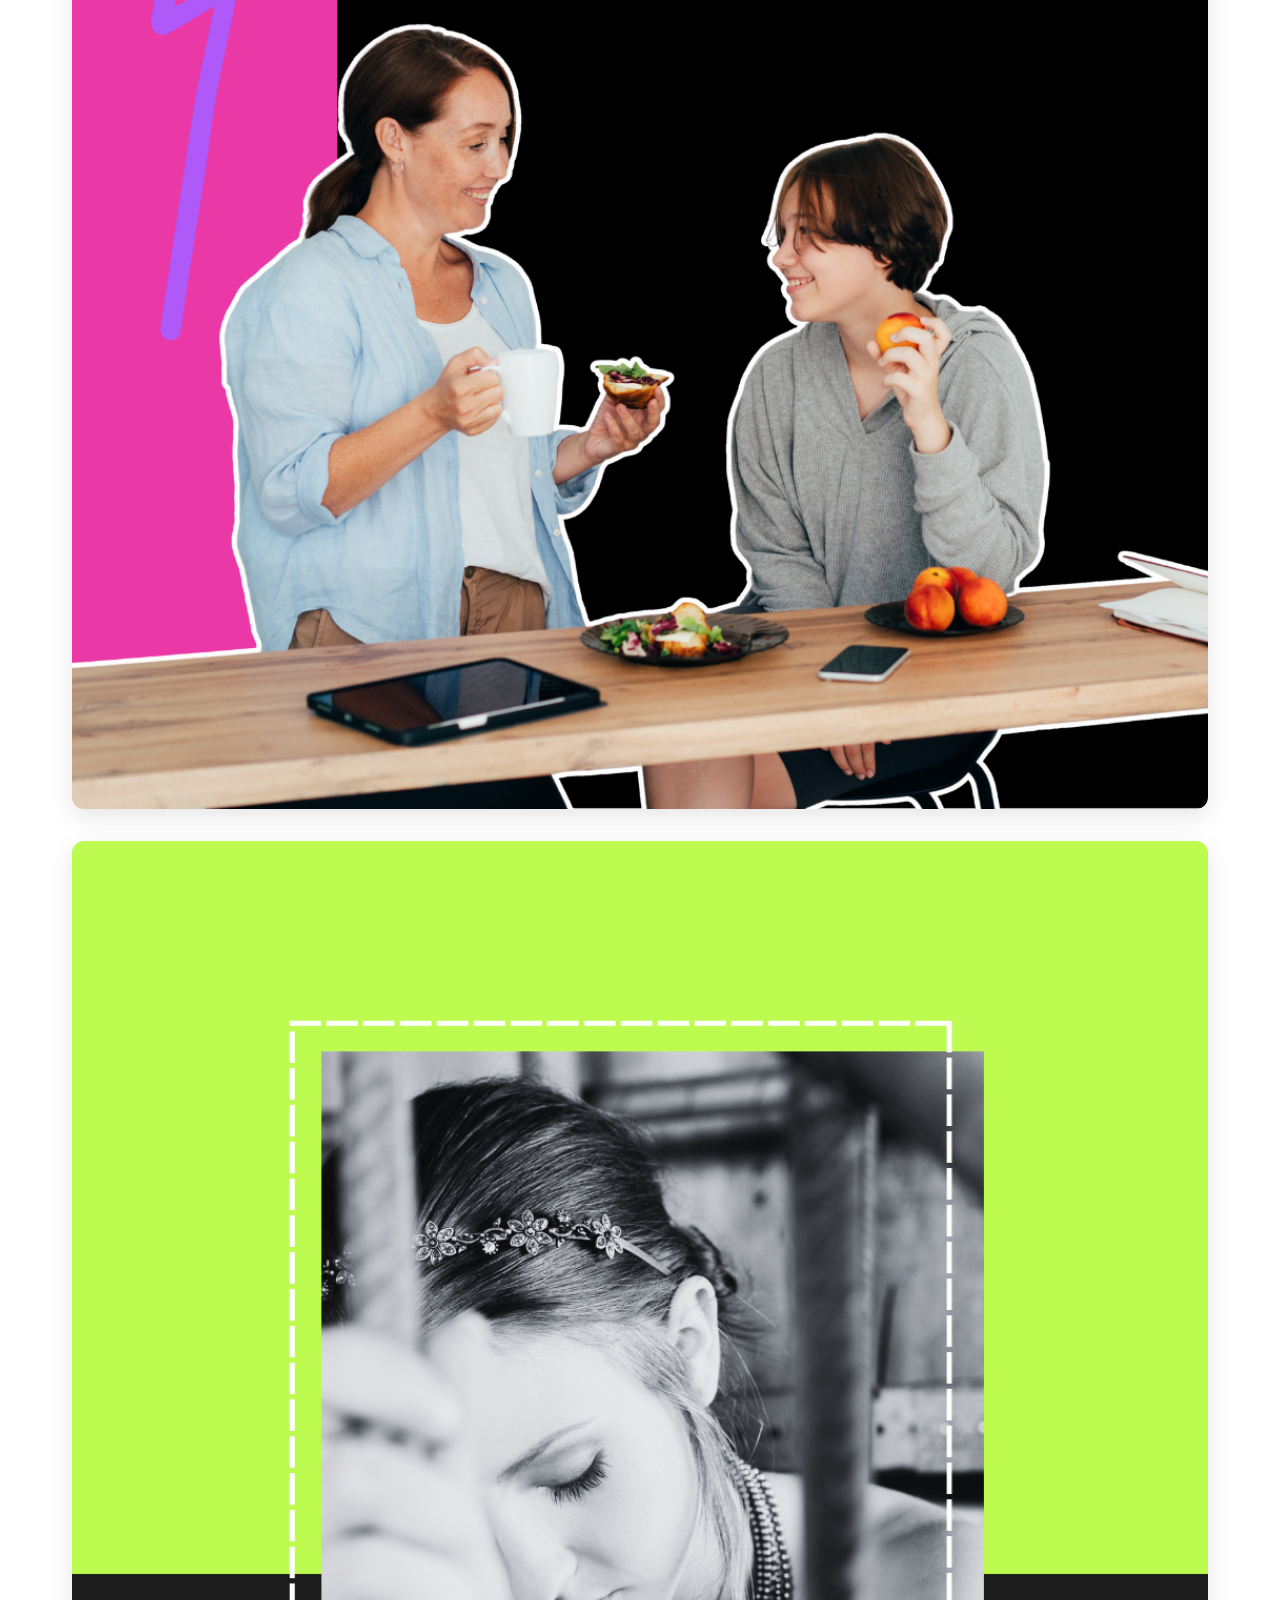
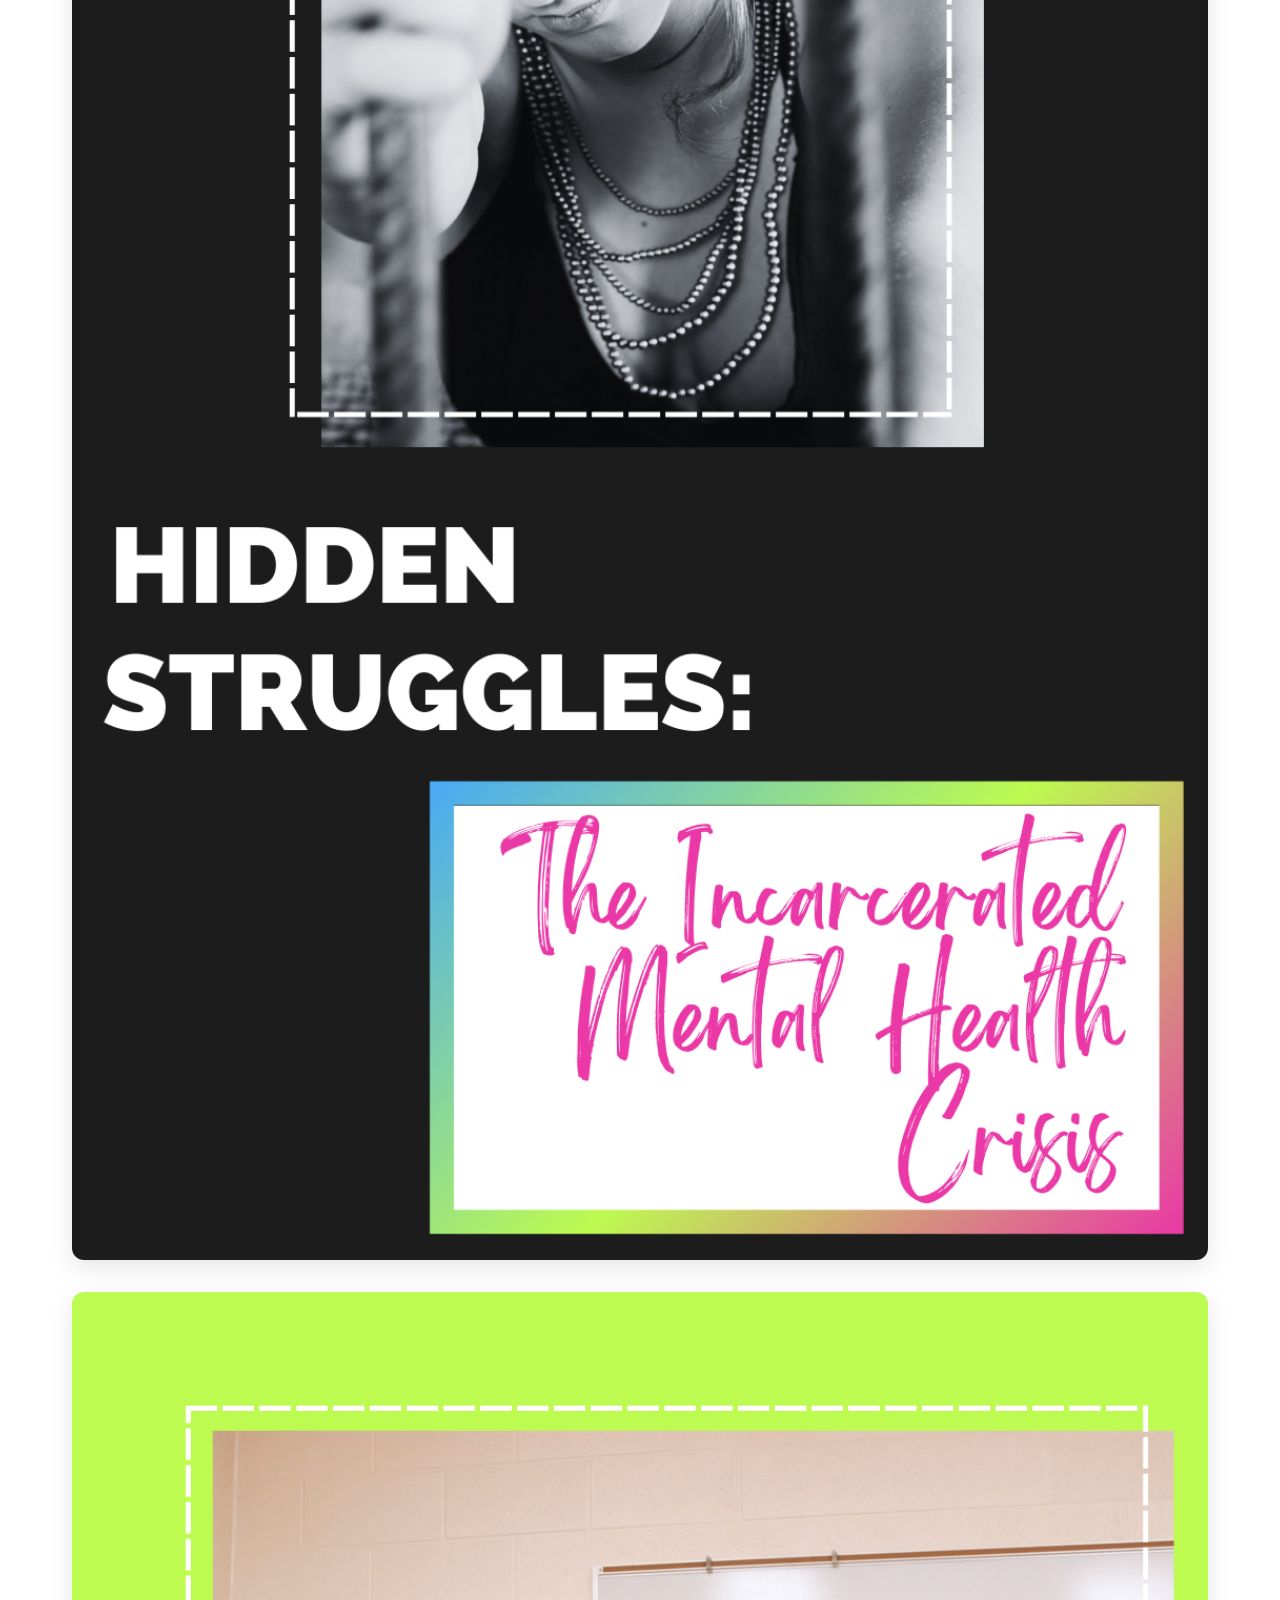
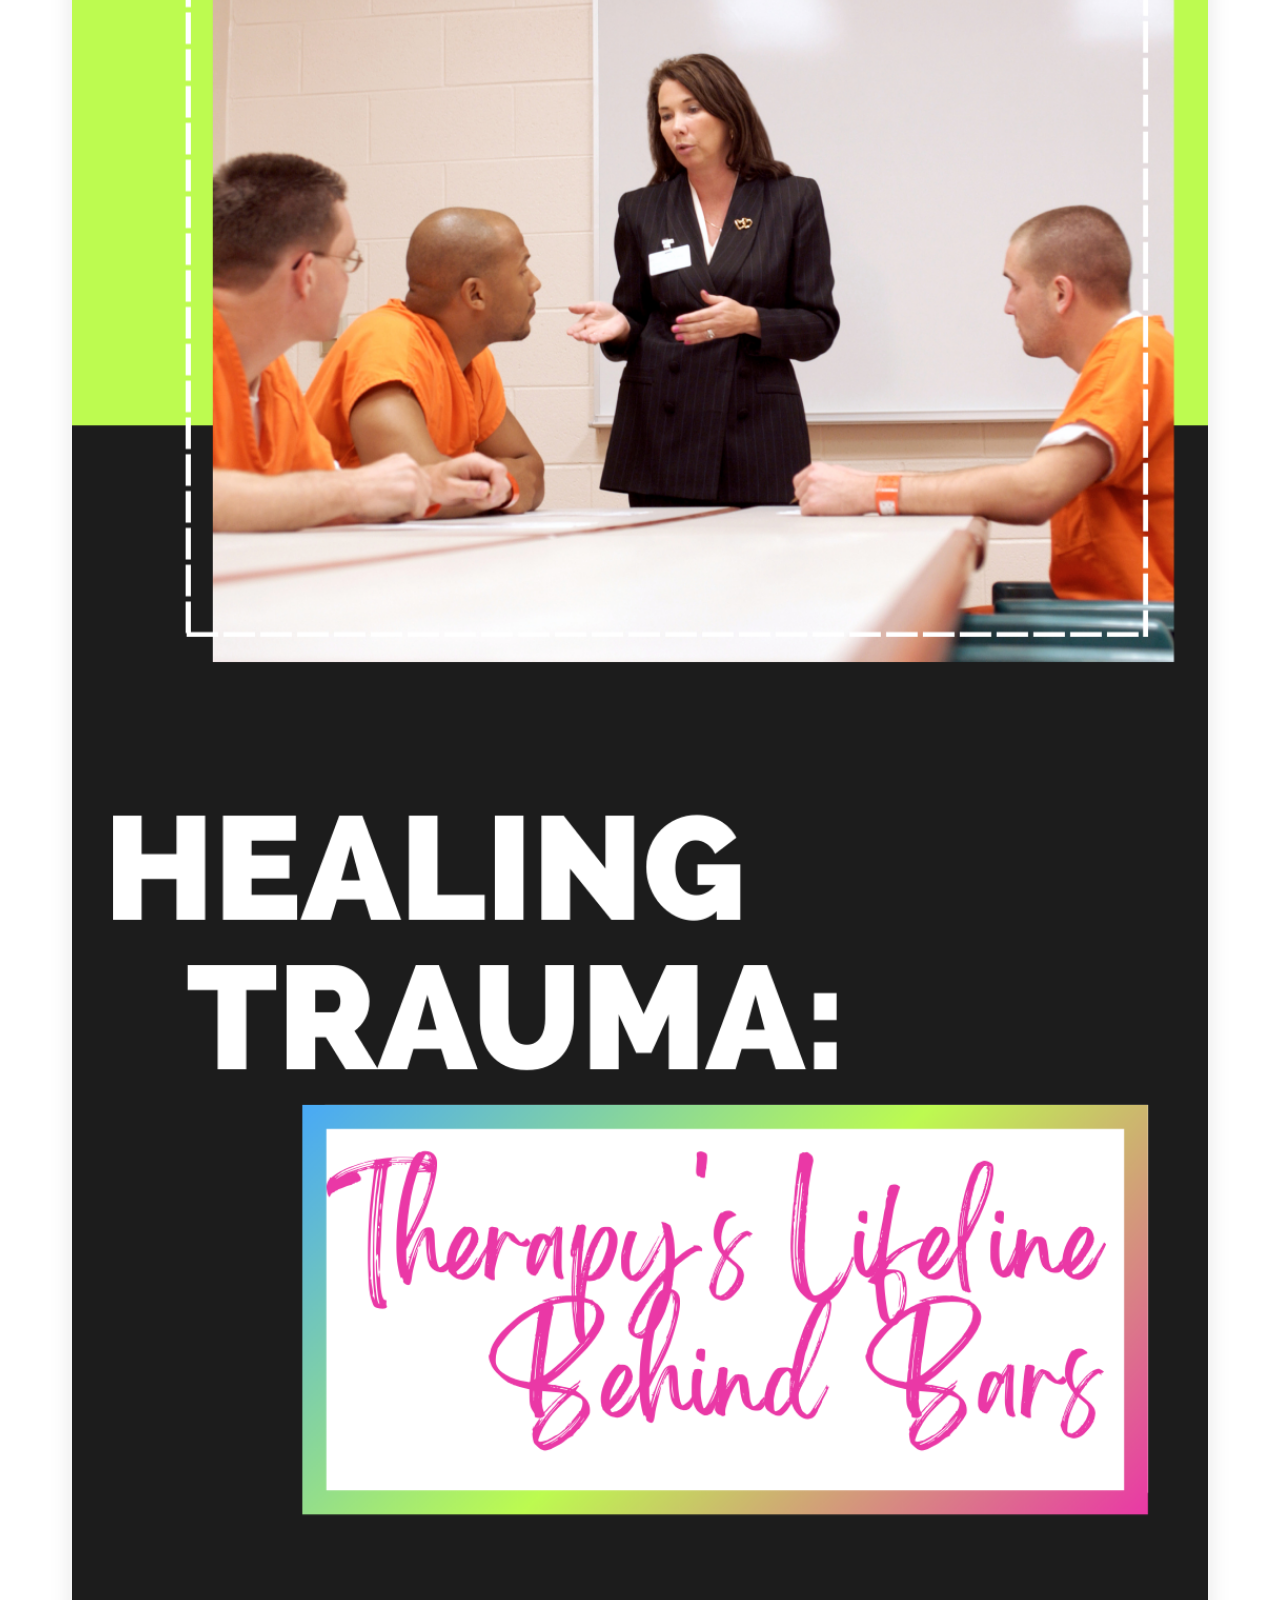
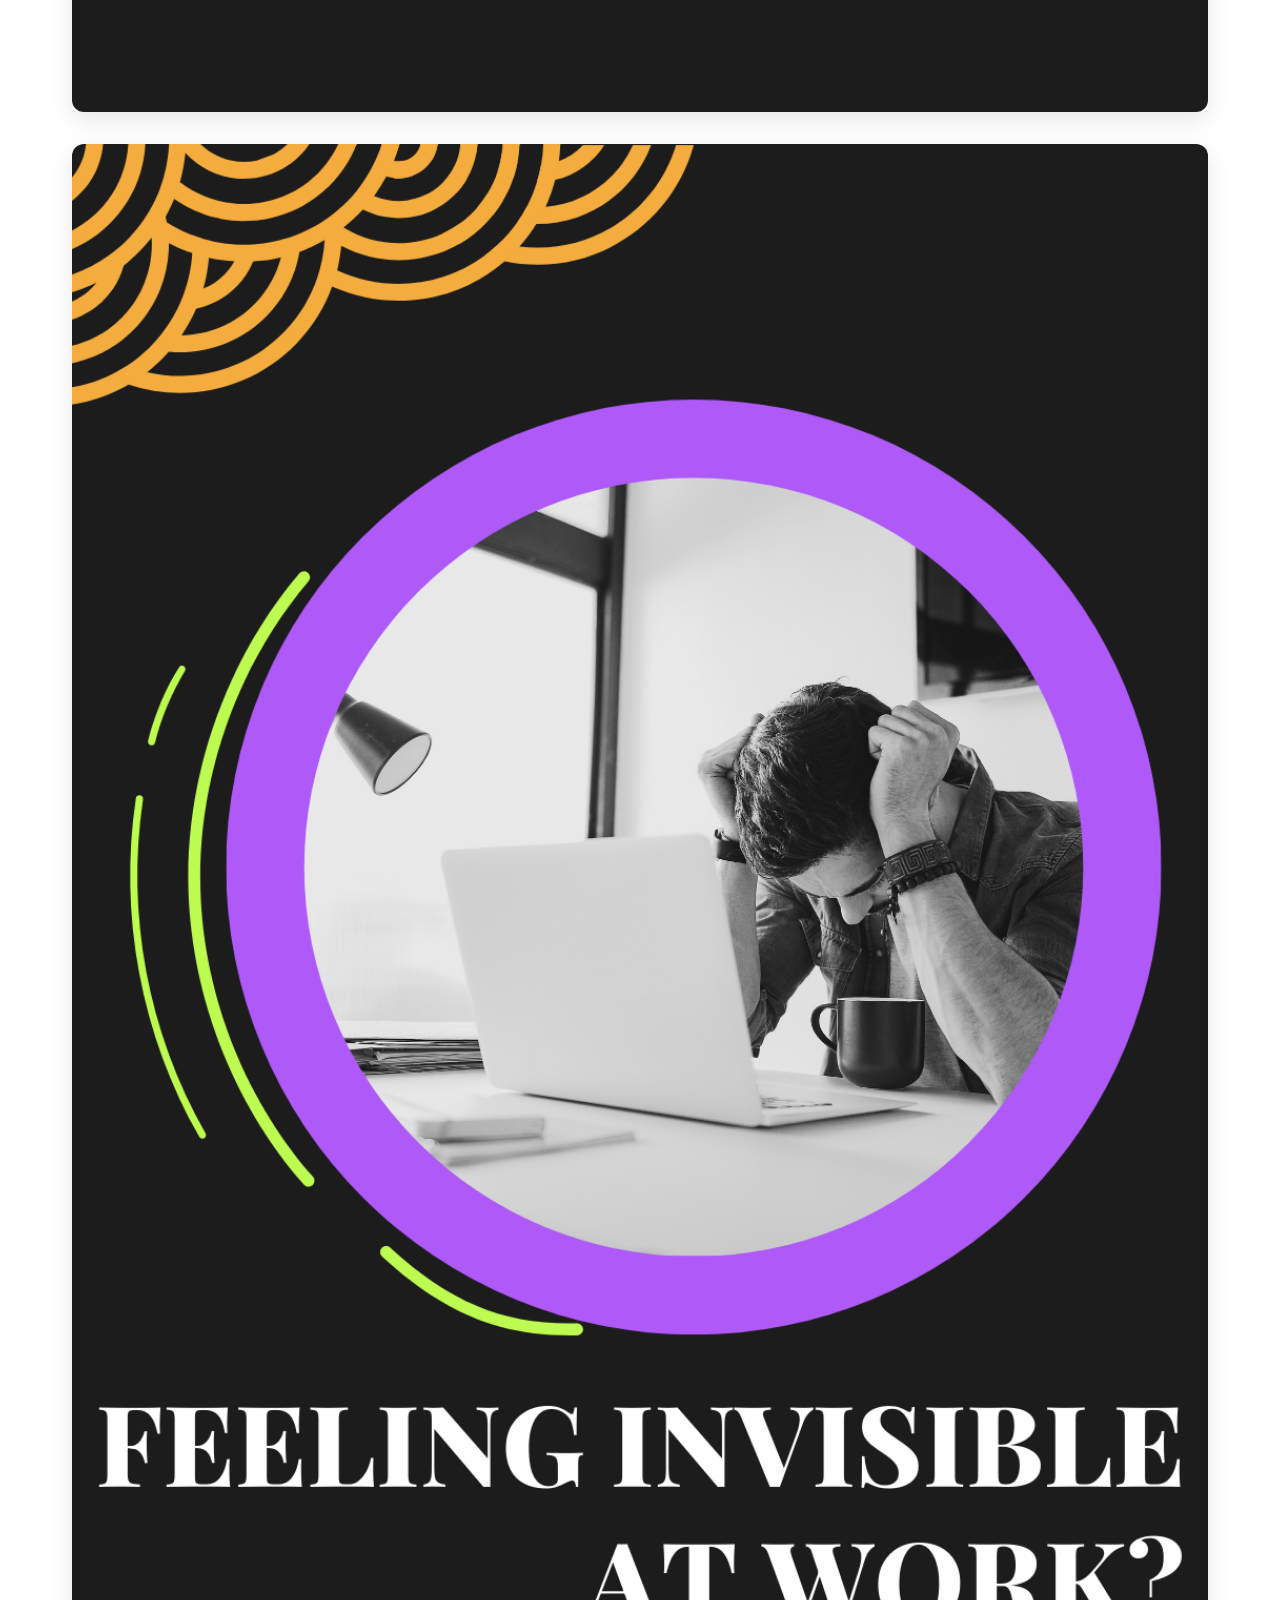
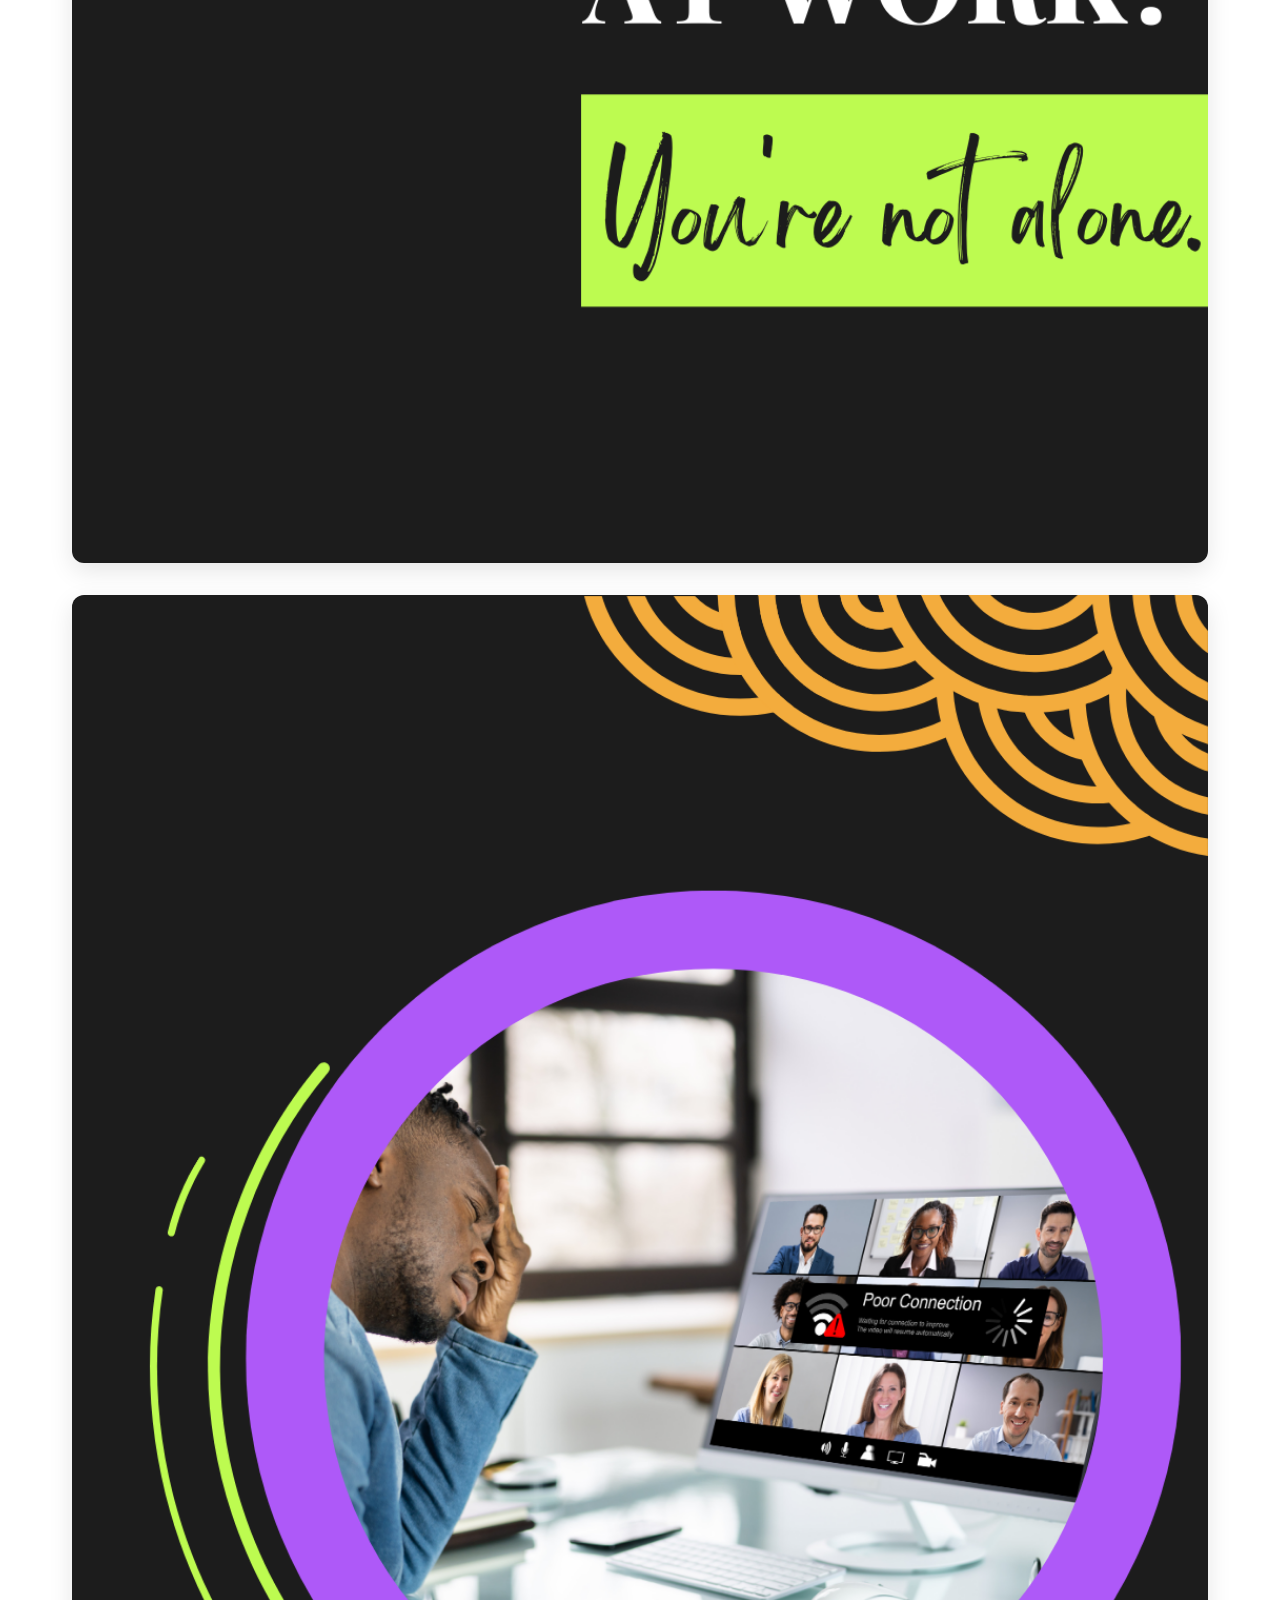
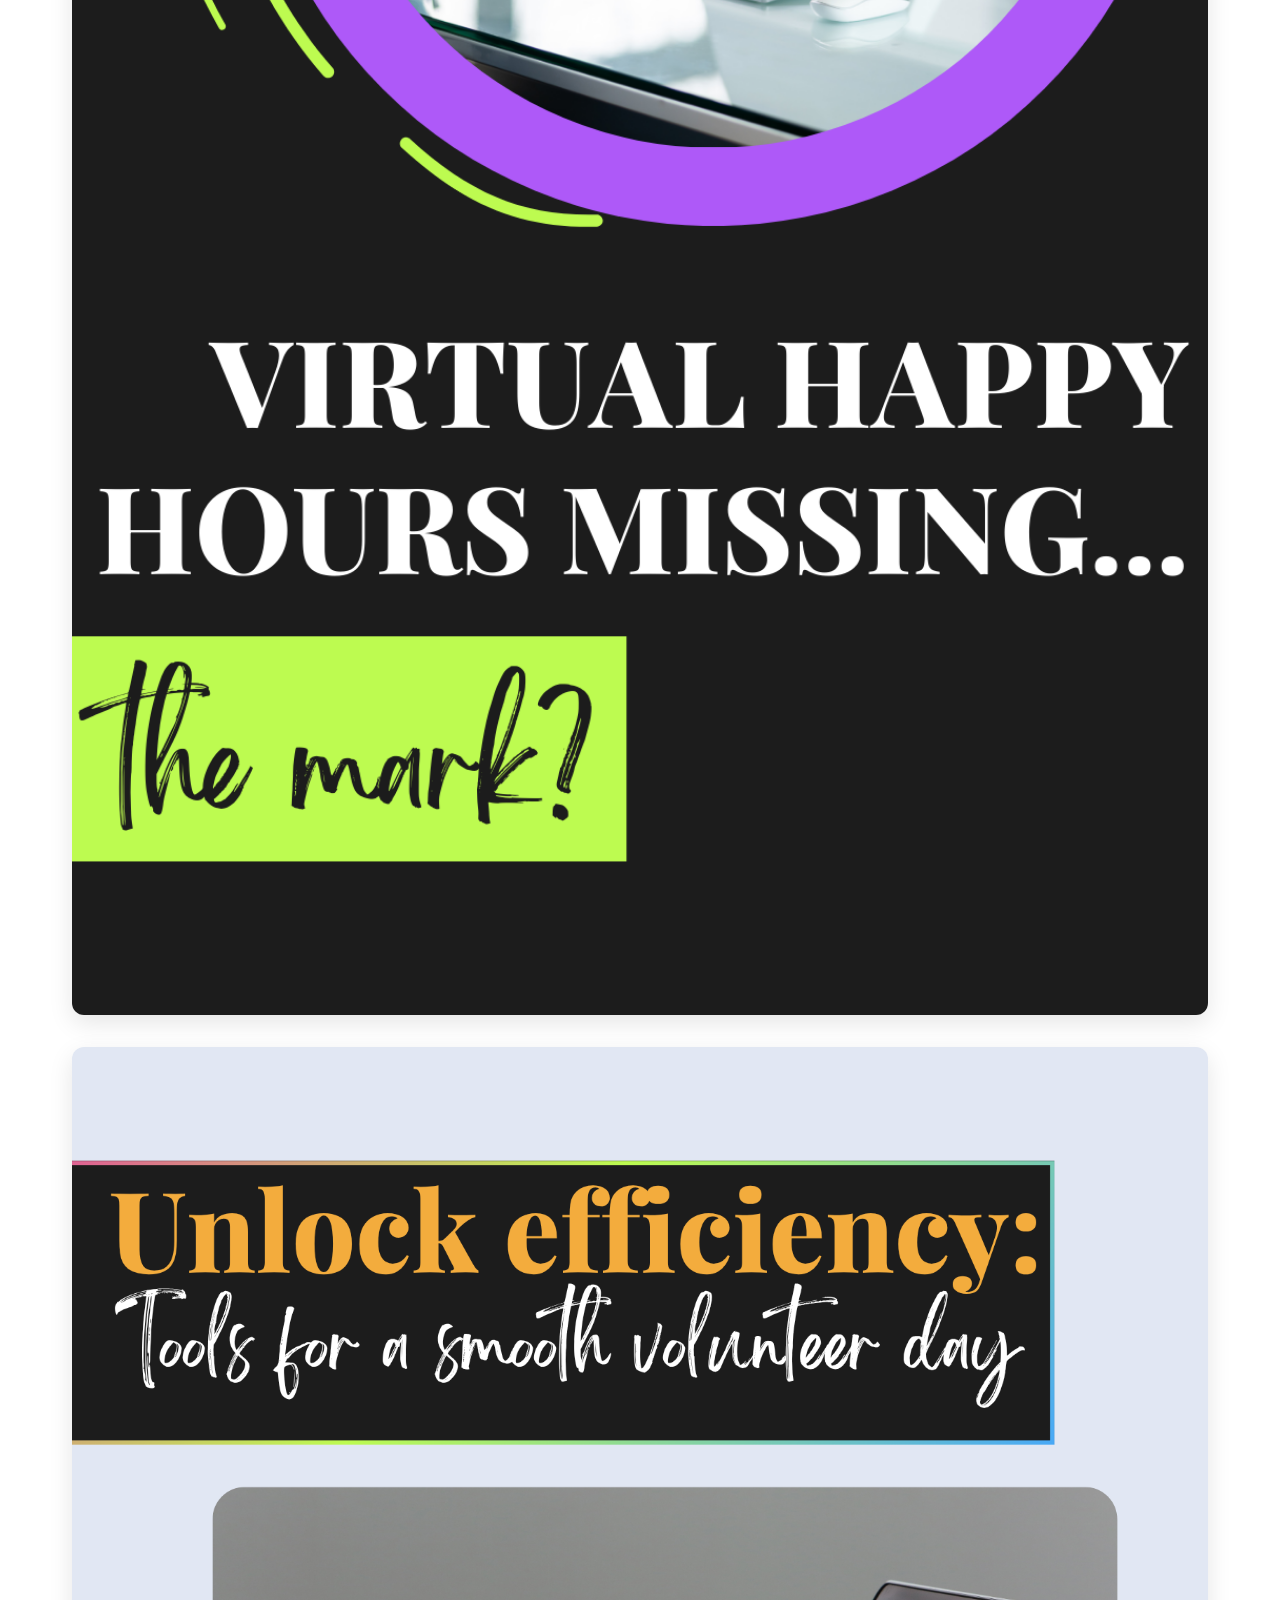
<file: projects/social-media.html>
<!DOCTYPE html>
<html lang="en">
<head>
    <meta charset="UTF-8">
    <meta name="viewport" content="width=device-width, initial-scale=1.0">
    <title>Social Media Designer - Christopher Sagehorn</title>
    <link rel="stylesheet" href="../css/style.css">
    <link rel="stylesheet" href="../css/project.css">
    <link href="https://fonts.googleapis.com/css2?family=Inter:wght@300;400;500;600;700&family=Playfair+Display:wght@600;700&display=swap" rel="stylesheet">
</head>
<body>
    <nav class="nav">
        <div class="nav-container">
            <a href="../index.html" class="logo">CS</a>
            <div class="nav-links">
                <a href="../index.html#work" class="nav-link">Work</a>
                <a href="../about.html" class="nav-link">About</a>
                <a href="/cdn-cgi/l/email-protection#ed8e9e8c8a88dcddd5ad8a808c8481c38e8280" class="nav-link contact-btn">Contact</a>
            </div>
        </div>
    </nav>
    <section class="project-header">
        <div class="container">
            <a href="../index.html#work" class="back-link">← Back to all projects</a>
            <div class="project-header-content">
                <div class="project-badge">
                    <span class="number-badge pink">5</span>
                </div>
                <h1 class="project-page-title">Social Media Designer</h1>
                <p class="project-page-subtitle">Created visual content supporting mental health advocacy at Un/Do Mindset, working collaboratively with Creative Directors and writers to challenge stigma and uplift communities through thoughtful, accessible design.</p>
                <div class="project-page-meta">
                    <div class="meta-item">
                        <span class="meta-label">Client</span>
                        <span class="meta-value">Un/Do Mindset</span>
                    </div>
                    <div class="meta-item">
                        <span class="meta-label">Timeline</span>
                        <span class="meta-value">July 1–September 30, 2024</span>
                    </div>
                    <div class="meta-item">
                        <span class="meta-label">Role</span>
                        <span class="meta-value">Social Media Design</span>
                    </div>
                </div>
            </div>
        </div>
    </section>
    <section class="project-section">
        <div class="container-narrow">
            <h2 class="project-section-title">The Challenge</h2>
            <p class="project-text">Un/Do Mindset needed cohesive social media graphics that effectively communicated sensitive mental health topics while maintaining emotional impact, accessibility, and brand consistency. Each design had to complement written content without overshadowing the message, creating a balance between visual interest and readability.</p>
        </div>
    </section>
    <section class="project-section section-alt">
        <div class="container-narrow">
            <h2 class="project-section-title">The Solution</h2>
            <p class="project-text">Working closely with Creative and Assistant Creative Directors plus the writing department, I developed visual concepts that emphasized clarity and emotional resonance. I explored typography, created mobile-optimized layouts, and maintained consistency across colors and typefaces. Through storytelling and intentional design, my work strengthened Un/Do's online presence and deepened engagement with their mental health advocacy mission.</p>
        </div>
    </section>
    <section class="project-section">
        <div class="container">
            <h2 class="project-section-title" style="text-align:center;margin-bottom:2rem;">Selected Graphics</h2>
            <div class="image-grid">
                <img src="../images/undo-loneliness.png" alt="Addressing Loneliness and Social Connection" class="project-image">
                <img src="../images/undo-cyberbully.png" alt="When Your Child is the Cyberbully" class="project-image">
                <img src="../images/undo-body-image.png" alt="Social Media Body Image Tips" class="project-image">
                <img src="../images/undo-recent-banner-1.png" alt="Recent Banner 1" class="project-image">
                <img src="../images/undo-recent-banner-2.png" alt="Recent Banner 2" class="project-image">
                <img src="../images/undo-recent-banner-3.png" alt="Recent Banner 3" class="project-image">
                <img src="../images/undo-recent-banner-4.png" alt="Recent Banner 4" class="project-image">
                <img src="../images/undo-volunteer-guide.png" alt="Nonprofit Volunteer Survival Guide" class="project-image">
                <img src="../images/undo-combating-burnout.png" alt="Combating Burnout" class="project-image">
            </div>
        </div>
    </section>
    <section class="project-section section-alt">
        <div class="container-narrow">
            <h2 class="project-section-title">Deliverables</h2>
            <div class="deliverables-grid">
                <div class="deliverable-item">
                    <div class="deliverable-icon">✓</div>
                    <p class="deliverable-text">9+ mobile-optimized social graphics</p>
                </div>
                <div class="deliverable-item">
                    <div class="deliverable-icon">✓</div>
                    <p class="deliverable-text">Consistent brand identity</p>
                </div>
                <div class="deliverable-item">
                    <div class="deliverable-icon">✓</div>
                    <p class="deliverable-text">Accessible typography</p>
                </div>
                <div class="deliverable-item">
                    <div class="deliverable-icon">✓</div>
                    <p class="deliverable-text">Emotional storytelling</p>
                </div>
                <div class="deliverable-item">
                    <div class="deliverable-icon">✓</div>
                    <p class="deliverable-text">Collaborative design process</p>
                </div>
                <div class="deliverable-item">
                    <div class="deliverable-icon">✓</div>
                    <p class="deliverable-text">Mental health advocacy content</p>
                </div>
            </div>
            <div class="tools-section">
                <h3 class="tools-title">Tools Used</h3>
                <div class="tools-list">
                    <span class="tool-tag">Adobe Photoshop</span>
                    <span class="tool-tag">Adobe Illustrator</span>
                    <span class="tool-tag">Canva</span>
                </div>
            </div>
        </div>
    </section>
    <section class="next-project">
        <div class="container">
            <h3 class="next-project-label">View All Work</h3>
            <a href="../index.html#work" class="next-project-link">
                <span class="next-project-title">Back to Projects</span>
                <span class="next-project-arrow">→</span>
            </a>
        </div>
    </section>
    <footer class="footer">
        <div class="container">
            <div class="footer-content">
                <div class="footer-left">
                    <p class="footer-brand">Christopher Sagehorn</p>
                    <p class="footer-tagline">Product Design Student, UC Davis</p>
                </div>
                <div class="footer-right">
                    <p class="footer-text">© 2025 Christopher Sagehorn</p>
                </div>
            </div>
        </div>
    </footer>
    <script data-cfas
</file>
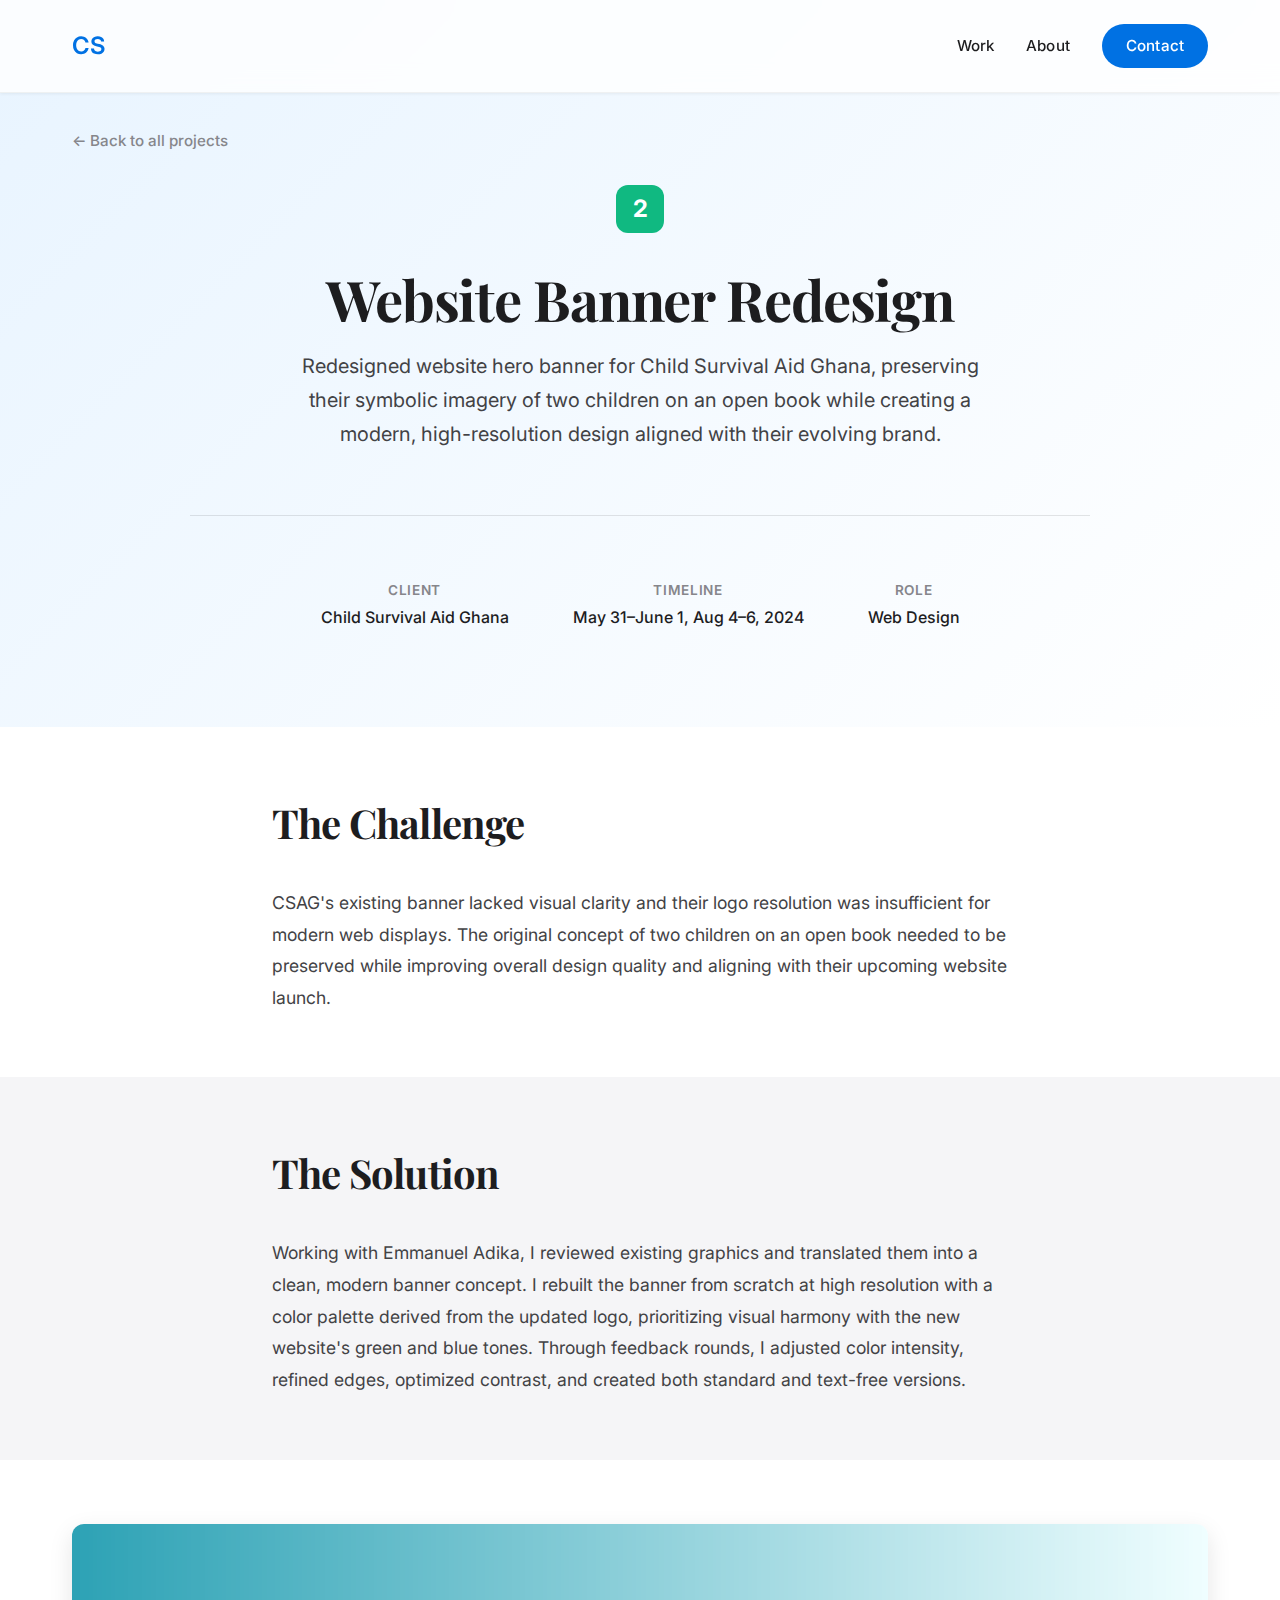
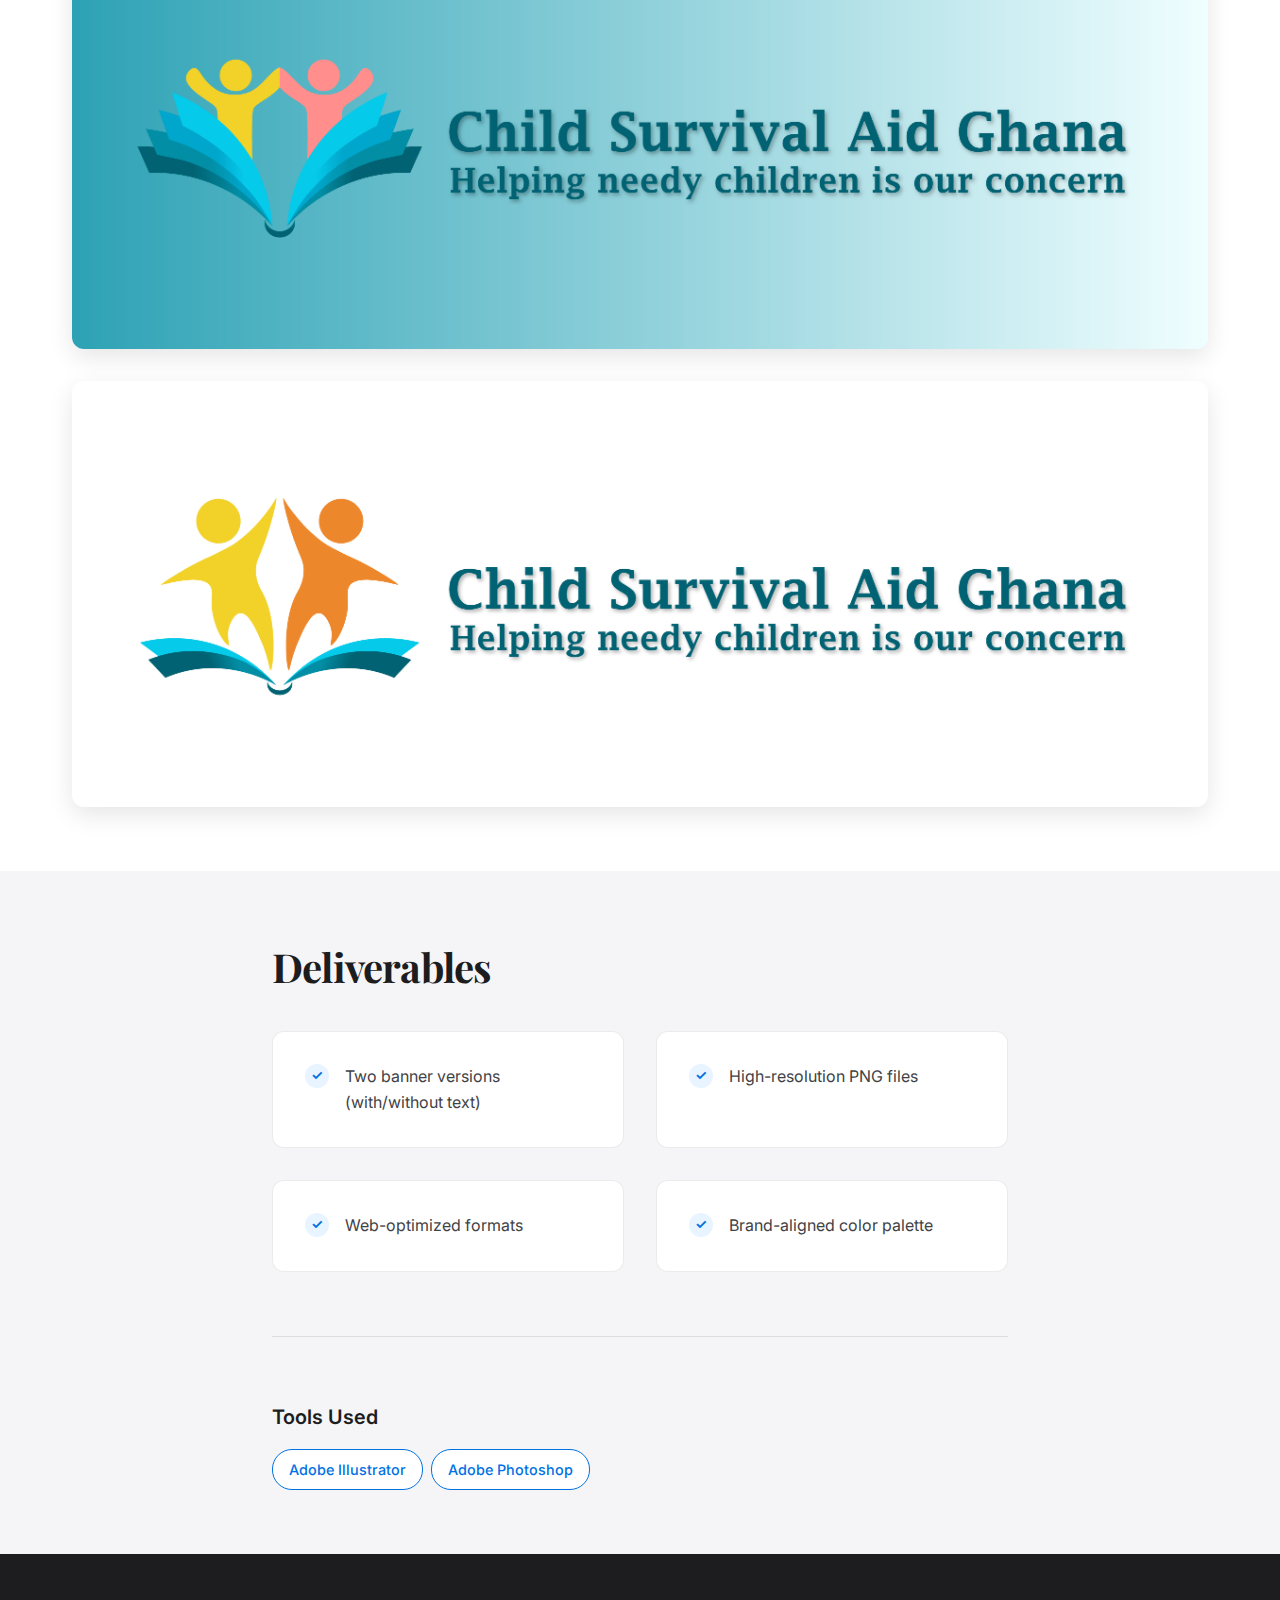
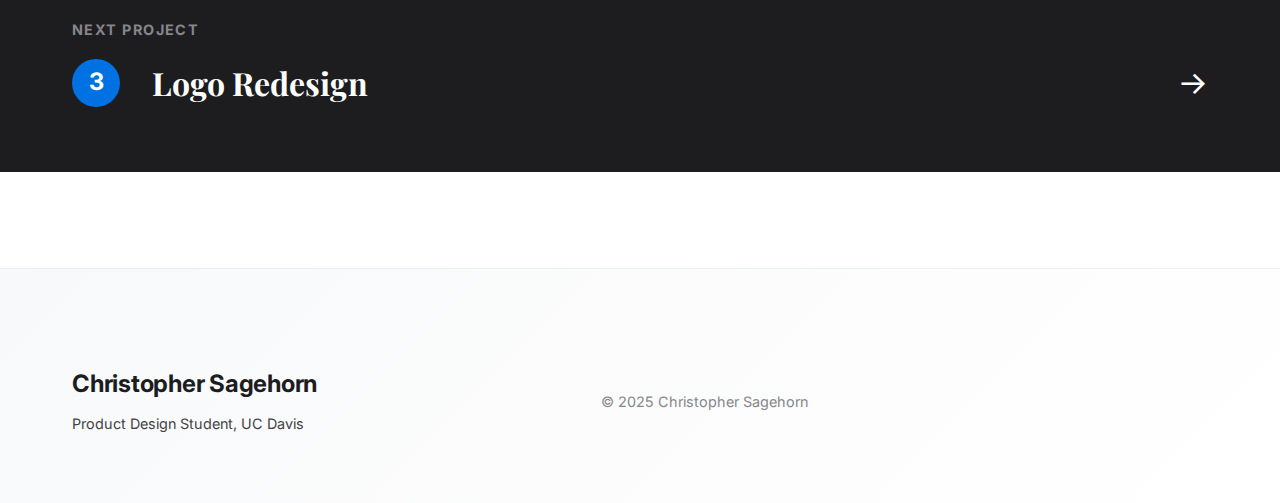
<file: projects/website-banner.html>
<!DOCTYPE html>
<html lang="en">
<head>
    <meta charset="UTF-8">
    <meta name="viewport" content="width=device-width, initial-scale=1.0">
    <title>Website Banner Redesign - Christopher Sagehorn</title>
    <link rel="stylesheet" href="../css/style.css">
    <link rel="stylesheet" href="../css/project.css">
    <link href="https://fonts.googleapis.com/css2?family=Inter:wght@300;400;500;600;700&family=Playfair+Display:wght@600;700&display=swap" rel="stylesheet">
</head>
<body>
    <nav class="nav">
        <div class="nav-container">
            <a href="../index.html" class="logo">CS</a>
            <div class="nav-links">
                <a href="../index.html#work" class="nav-link">Work</a>
                <a href="../about.html" class="nav-link">About</a>
                <a href="/cdn-cgi/l/email-protection#76150517111347464e36111b171f1a5815191b" class="nav-link contact-btn">Contact</a>
            </div>
        </div>
    </nav>
    <section class="project-header">
        <div class="container">
            <a href="../index.html#work" class="back-link">← Back to all projects</a>
            <div class="project-header-content">
                <div class="project-badge">
                    <span class="number-badge green">2</span>
                </div>
                <h1 class="project-page-title">Website Banner Redesign</h1>
                <p class="project-page-subtitle">Redesigned website hero banner for Child Survival Aid Ghana, preserving their symbolic imagery of two children on an open book while creating a modern, high-resolution design aligned with their evolving brand.</p>
                <div class="project-page-meta">
                    <div class="meta-item">
                        <span class="meta-label">Client</span>
                        <span class="meta-value">Child Survival Aid Ghana</span>
                    </div>
                    <div class="meta-item">
                        <span class="meta-label">Timeline</span>
                        <span class="meta-value">May 31–June 1, Aug 4–6, 2024</span>
                    </div>
                    <div class="meta-item">
                        <span class="meta-label">Role</span>
                        <span class="meta-value">Web Design</span>
                    </div>
                </div>
            </div>
        </div>
    </section>
    <section class="project-section">
        <div class="container-narrow">
            <h2 class="project-section-title">The Challenge</h2>
            <p class="project-text">CSAG's existing banner lacked visual clarity and their logo resolution was insufficient for modern web displays. The original concept of two children on an open book needed to be preserved while improving overall design quality and aligning with their upcoming website launch.</p>
        </div>
    </section>
    <section class="project-section section-alt">
        <div class="container-narrow">
            <h2 class="project-section-title">The Solution</h2>
            <p class="project-text">Working with Emmanuel Adika, I reviewed existing graphics and translated them into a clean, modern banner concept. I rebuilt the banner from scratch at high resolution with a color palette derived from the updated logo, prioritizing visual harmony with the new website's green and blue tones. Through feedback rounds, I adjusted color intensity, refined edges, optimized contrast, and created both standard and text-free versions.</p>
        </div>
    </section>
    <section class="project-section">
        <div class="container">
            <div class="image-grid">
                <img src="../images/csag-banner-1.png" alt="CSAG Banner Version 1" class="project-image">
                <img src="../images/csag-banner-2.png" alt="CSAG Banner Version 2" class="project-image">
            </div>
        </div>
    </section>
    <section class="project-section section-alt">
        <div class="container-narrow">
            <h2 class="project-section-title">Deliverables</h2>
            <div class="deliverables-grid">
                <div class="deliverable-item">
                    <div class="deliverable-icon">✓</div>
                    <p class="deliverable-text">Two banner versions (with/without text)</p>
                </div>
                <div class="deliverable-item">
                    <div class="deliverable-icon">✓</div>
                    <p class="deliverable-text">High-resolution PNG files</p>
                </div>
                <div class="deliverable-item">
                    <div class="deliverable-icon">✓</div>
                    <p class="deliverable-text">Web-optimized formats</p>
                </div>
                <div class="deliverable-item">
                    <div class="deliverable-icon">✓</div>
                    <p class="deliverable-text">Brand-aligned color palette</p>
                </div>
            </div>
            <div class="tools-section">
                <h3 class="tools-title">Tools Used</h3>
                <div class="tools-list">
                    <span class="tool-tag">Adobe Illustrator</span>
                    <span class="tool-tag">Adobe Photoshop</span>
                </div>
            </div>
        </div>
    </section>
    <section class="next-project">
        <div class="container">
            <h3 class="next-project-label">Next Project</h3>
            <a href="logo-redesign.html" class="next-project-link">
                <span class="next-project-number">3</span>
                <span class="next-project-title">Logo Redesign</span>
                <span class="next-project-arrow">→</span>
            </a>
        </div>
    </section>
    <footer class="footer">
        <div class="container">
            <div class="footer-content">
                <div class="footer-left">
                    <p class="footer-brand">Christopher Sagehorn</p>
                    <p class="footer-tagline">Product Design Student, UC Davis</p>
                </div>
                <div class="footer-right">
                    <p class="footer-text">© 2025 Christopher Sagehorn</p>
                </div>
            </div>
        </div>
    </footer>
    <script data-cfas
</file>
<file: css/project.css>
/* ==========================================
   PROJECT PAGE STYLES
   ========================================== */

.container-narrow {
    max-width: 800px;
    margin: 0 auto;
    padding: 0 var(--spacing-md);
}

/* Back Link */
.back-link {
    display: inline-flex;
    align-items: center;
    color: var(--gray-medium);
    text-decoration: none;
    font-size: 0.95rem;
    font-weight: 500;
    margin-bottom: var(--spacing-md);
    transition: var(--transition);
}

.back-link:hover {
    color: var(--primary-blue);
    transform: translateX(-4px);
}

/* Project Header */
.project-header {
    padding: 8rem 0 4rem;
    background: linear-gradient(135deg, var(--light-blue) 0%, var(--white) 100%);
}

.project-header-content {
    text-align: center;
    max-width: 900px;
    margin: 0 auto;
}

.project-badge {
    margin-bottom: var(--spacing-md);
}

.project-page-title {
    font-family: var(--font-serif);
    font-size: 3.5rem;
    font-weight: 700;
    line-height: 1.2;
    margin-bottom: var(--spacing-sm);
    color: var(--black);
    letter-spacing: -0.02em;
}

.project-page-subtitle {
    font-size: 1.25rem;
    line-height: 1.7;
    color: var(--gray-dark);
    margin-bottom: var(--spacing-lg);
    max-width: 700px;
    margin-left: auto;
    margin-right: auto;
}

.project-page-meta {
    display: flex;
    justify-content: center;
    gap: var(--spacing-lg);
    flex-wrap: wrap;
    margin-top: var(--spacing-lg);
    padding-top: var(--spacing-lg);
    border-top: 1px solid rgba(0, 0, 0, 0.1);
}

.meta-item {
    display: flex;
    flex-direction: column;
    align-items: center;
    text-align: center;
}

.meta-label {
    font-size: 0.85rem;
    color: var(--gray-medium);
    margin-bottom: 0.25rem;
    text-transform: uppercase;
    letter-spacing: 0.05em;
    font-weight: 600;
}

.meta-value {
    font-size: 1rem;
    color: var(--black);
    font-weight: 500;
}

/* Project Sections */
.project-section {
    padding: var(--spacing-lg) 0;
}

.section-alt {
    background: var(--gray-light);
}

.project-section-title {
    font-family: var(--font-serif);
    font-size: 2.5rem;
    font-weight: 700;
    margin-bottom: var(--spacing-md);
    color: var(--black);
    letter-spacing: -0.02em;
}

.project-text {
    font-size: 1.1rem;
    line-height: 1.8;
    color: var(--gray-dark);
    margin-bottom: var(--spacing-md);
}

.project-text:last-child {
    margin-bottom: 0;
}

/* Image Placeholders */
.image-grid {
    display: grid;
    gap: var(--spacing-md);
}

.image-placeholder {
    background: var(--gray-light);
    border: 2px dashed var(--gray-medium);
    border-radius: 12px;
    min-height: 400px;
    display: flex;
    align-items: center;
    justify-content: center;
    text-align: center;
}

.placeholder-text {
    color: var(--gray-medium);
    font-size: 1.1rem;
    line-height: 1.6;
}

.project-image {
    width: 100%;
    height: auto;
    border-radius: 12px;
    box-shadow: 0 8px 24px rgba(0, 0, 0, 0.1);
    cursor: pointer;
    transition: var(--transition);
}

.project-image:hover {
    transform: scale(1.02);
    box-shadow: 0 12px 32px rgba(0, 0, 0, 0.15);
}

/* Deliverables Grid */
.deliverables-grid {
    display: grid;
    grid-template-columns: repeat(auto-fit, minmax(280px, 1fr));
    gap: var(--spacing-md);
    margin-bottom: var(--spacing-lg);
}

.deliverable-item {
    display: flex;
    gap: var(--spacing-sm);
    align-items: flex-start;
    padding: var(--spacing-md);
    background: var(--white);
    border-radius: 12px;
    border: 1px solid rgba(0, 0, 0, 0.08);
}

.deliverable-icon {
    flex-shrink: 0;
    width: 24px;
    height: 24px;
    display: flex;
    align-items: center;
    justify-content: center;
    background: var(--light-blue);
    color: var(--primary-blue);
    border-radius: 50%;
    font-weight: 700;
    font-size: 0.85rem;
}

.deliverable-text {
    font-size: 1rem;
    color: var(--gray-dark);
    line-height: 1.6;
}

/* Tools Section */
.tools-section {
    padding-top: var(--spacing-lg);
    border-top: 1px solid rgba(0, 0, 0, 0.1);
}

.tools-title {
    font-size: 1.25rem;
    font-weight: 600;
    margin-bottom: var(--spacing-sm);
    color: var(--black);
}

.tools-list {
    display: flex;
    gap: var(--spacing-xs);
    flex-wrap: wrap;
}

.tool-tag {
    padding: 0.5rem 1rem;
    background: var(--white);
    border: 1px solid var(--primary-blue);
    color: var(--primary-blue);
    border-radius: 20px;
    font-size: 0.9rem;
    font-weight: 500;
}

/* Next Project */
.next-project {
    padding: var(--spacing-lg) 0;
    background: var(--black);
    color: var(--white);
}

.next-project-label {
    font-size: 0.9rem;
    color: var(--gray-medium);
    text-transform: uppercase;
    letter-spacing: 0.1em;
    margin-bottom: var(--spacing-sm);
}

.next-project-link {
    display: flex;
    align-items: center;
    gap: var(--spacing-md);
    color: var(--white);
    text-decoration: none;
    transition: var(--transition);
}

.next-project-link:hover {
    color: var(--primary-blue);
}

.next-project-link:hover .next-project-arrow {
    transform: translateX(8px);
}

.next-project-number {
    flex-shrink: 0;
    width: 48px;
    height: 48px;
    display: flex;
    align-items: center;
    justify-content: center;
    background: var(--primary-blue);
    color: var(--white);
    border-radius: 50%;
    font-size: 1.5rem;
    font-weight: 700;
}

.next-project-title {
    font-family: var(--font-serif);
    font-size: 2rem;
    font-weight: 700;
    flex: 1;
}

.next-project-arrow {
    font-size: 2rem;
    transition: var(--transition);
}

/* Lightbox */
.lightbox {
    display: none;
    position: fixed;
    z-index: 9999;
    top: 0;
    left: 0;
    width: 100%;
    height: 100%;
    background: rgba(0, 0, 0, 0.95);
    align-items: center;
    justify-content: center;
}

.lightbox.active {
    display: flex;
}

.lightbox-content {
    max-width: 90%;
    max-height: 90%;
    position: relative;
}

.lightbox-image {
    max-width: 100%;
    max-height: 90vh;
    display: block;
    margin: 0 auto;
    border-radius: 8px;
}

.lightbox-close {
    position: absolute;
    top: -40px;
    right: 0;
    color: var(--white);
    font-size: 2rem;
    cursor: pointer;
    background: none;
    border: none;
    padding: 0.5rem;
    transition: var(--transition);
}

.lightbox-close:hover {
    color: var(--primary-blue);
}

/* Responsive Design */
@media (max-width: 768px) {
    .project-header {
        padding: 6rem 0 3rem;
    }
    
    .project-page-title {
        font-size: 2.25rem;
    }
    
    .project-page-subtitle {
        font-size: 1.1rem;
    }
    
    .project-page-meta {
        flex-direction: column;
        gap: var(--spacing-md);
    }
    
    .project-section-title {
        font-size: 2rem;
    }
    
    .project-text {
        font-size: 1rem;
    }
    
    .deliverables-grid {
        grid-template-columns: 1fr;
    }
    
    .next-project-title {
        font-size: 1.5rem;
    }
    
    .image-placeholder {
        min-height: 250px;
    }
}

@media (max-width: 480px) {
    .project-page-title {
        font-size: 1.75rem;
    }
    
    .next-project-link {
        flex-direction: column;
        text-align: center;
    }
}
</file>
<file: css/style.css>
/* ==========================================
   RESET & BASE STYLES
   ========================================== */
* {
    margin: 0;
    padding: 0;
    box-sizing: border-box;
}

:root {
    /* Blue Color Palette (from LinkedIn/Apple inspired) */
    --primary-blue: #0071E3;
    --dark-blue: #004D99;
    --light-blue: #E8F4FF;
    --accent-blue: #0066CC;
    
    /* Project Badge Colors */
    --badge-blue: #4A90E2;
    --badge-green: #10B981;
    --badge-teal: #14B8A6;
    --badge-purple: #8B5CF6;
    --badge-pink: #EC4899;
    
    /* Neutral Colors */
    --black: #1D1D1F;
    --gray-dark: #424245;
    --gray-medium: #86868B;
    --gray-light: #F5F5F7;
    --white: #FFFFFF;
    
    /* Typography */
    --font-sans: 'Inter', -apple-system, BlinkMacSystemFont, 'Segoe UI', sans-serif;
    --font-serif: 'Playfair Display', 'Georgia', serif;
    
    /* Spacing */
    --spacing-xs: 0.5rem;
    --spacing-sm: 1rem;
    --spacing-md: 2rem;
    --spacing-lg: 4rem;
    --spacing-xl: 6rem;
    
    /* Container */
    --container-width: 1200px;
    
    /* Transitions */
    --transition: all 0.3s cubic-bezier(0.4, 0, 0.2, 1);
}

html {
    scroll-behavior: smooth;
}

body {
    font-family: var(--font-sans);
    font-size: 16px;
    line-height: 1.6;
    color: var(--black);
    background: var(--white);
    -webkit-font-smoothing: antialiased;
    -moz-osx-font-smoothing: grayscale;
}

.container {
    max-width: var(--container-width);
    margin: 0 auto;
    padding: 0 var(--spacing-md);
}

/* ==========================================
   NAVIGATION
   ========================================== */
.nav {
    position: fixed;
    top: 0;
    left: 0;
    right: 0;
    background: rgba(255, 255, 255, 0.8);
    backdrop-filter: blur(20px);
    -webkit-backdrop-filter: blur(20px);
    z-index: 1000;
    border-bottom: 1px solid rgba(0, 0, 0, 0.05);
}

.nav-container {
    max-width: var(--container-width);
    margin: 0 auto;
    padding: 1.5rem var(--spacing-md);
    display: flex;
    justify-content: space-between;
    align-items: center;
}

.logo {
    font-size: 1.5rem;
    font-weight: 600;
    color: var(--primary-blue);
    text-decoration: none;
    letter-spacing: -0.02em;
}

.nav-links {
    display: flex;
    gap: var(--spacing-md);
    align-items: center;
}

.nav-link {
    color: var(--black);
    text-decoration: none;
    font-size: 0.95rem;
    font-weight: 500;
    transition: var(--transition);
    padding: 0.5rem 0;
}

.nav-link:hover {
    color: var(--primary-blue);
}

.contact-btn {
    background: var(--primary-blue);
    color: var(--white);
    padding: 0.6rem 1.5rem;
    border-radius: 24px;
}

.contact-btn:hover {
    background: var(--dark-blue);
    color: var(--white);
}

/* ==========================================
   HERO SECTION
   ========================================== */
.hero {
    padding: 12rem 0 8rem;
    position: relative;
    overflow: hidden;
    background: linear-gradient(135deg, #f8fbff 0%, #ffffff 100%);
}

.hero-background {
    position: absolute;
    top: 0;
    left: 0;
    width: 100%;
    height: 100%;
    overflow: hidden;
    z-index: 0;
}

.gradient-orb {
    position: absolute;
    border-radius: 50%;
    filter: blur(80px);
    opacity: 0.3;
    animation: float 20s ease-in-out infinite;
}

.orb-1 {
    width: 500px;
    height: 500px;
    background: linear-gradient(135deg, var(--primary-blue), var(--accent-blue));
    top: -200px;
    left: -100px;
    animation-delay: 0s;
}

.orb-2 {
    width: 400px;
    height: 400px;
    background: linear-gradient(135deg, var(--light-blue), var(--primary-blue));
    bottom: -150px;
    right: -100px;
    animation-delay: 7s;
}

.orb-3 {
    width: 350px;
    height: 350px;
    background: linear-gradient(135deg, var(--primary-blue), var(--dark-blue));
    top: 50%;
    right: 10%;
    animation-delay: 14s;
}

@keyframes float {
    0%, 100% {
        transform: translate(0, 0) scale(1);
    }
    33% {
        transform: translate(50px, -50px) scale(1.1);
    }
    66% {
        transform: translate(-30px, 30px) scale(0.9);
    }
}

.hero-content {
    text-align: center;
    max-width: 900px;
    margin: 0 auto;
    position: relative;
    z-index: 1;
}

.hero-badge {
    display: inline-flex;
    align-items: center;
    gap: 0.5rem;
    padding: 0.5rem 1.25rem;
    background: rgba(255, 255, 255, 0.9);
    backdrop-filter: blur(10px);
    border: 1px solid rgba(0, 113, 227, 0.2);
    border-radius: 24px;
    font-size: 0.9rem;
    font-weight: 500;
    color: var(--primary-blue);
    margin-bottom: var(--spacing-md);
    animation: fadeInDown 0.8s ease-out;
}

.badge-dot {
    width: 8px;
    height: 8px;
    background: var(--primary-blue);
    border-radius: 50%;
    animation: pulse 2s ease-in-out infinite;
}

@keyframes pulse {
    0%, 100% {
        opacity: 1;
        transform: scale(1);
    }
    50% {
        opacity: 0.5;
        transform: scale(1.2);
    }
}

.hero-title {
    font-family: var(--font-serif);
    font-size: 5rem;
    font-weight: 700;
    line-height: 1.1;
    margin-bottom: var(--spacing-md);
    color: var(--black);
    letter-spacing: -0.03em;
}

.title-line {
    display: block;
    animation: fadeInUp 0.8s ease-out backwards;
}

.title-line:nth-child(1) {
    animation-delay: 0.2s;
}

.title-line:nth-child(2) {
    animation-delay: 0.4s;
}

@keyframes fadeInUp {
    from {
        opacity: 0;
        transform: translateY(30px);
    }
    to {
        opacity: 1;
        transform: translateY(0);
    }
}

@keyframes fadeInDown {
    from {
        opacity: 0;
        transform: translateY(-20px);
    }
    to {
        opacity: 1;
        transform: translateY(0);
    }
}

.hero-subtitle {
    font-size: 1.35rem;
    color: var(--primary-blue);
    font-weight: 600;
    margin-bottom: var(--spacing-md);
    animation: fadeInUp 0.8s ease-out 0.6s backwards;
}

.hero-description {
    font-size: 1.15rem;
    color: var(--gray-dark);
    line-height: 1.8;
    max-width: 650px;
    margin: 0 auto var(--spacing-lg);
    animation: fadeInUp 0.8s ease-out 0.8s backwards;
}

.hero-cta {
    display: flex;
    gap: var(--spacing-sm);
    justify-content: center;
    margin-bottom: var(--spacing-xl);
    animation: fadeInUp 0.8s ease-out 1s backwards;
}

.cta-primary,
.cta-secondary {
    display: inline-flex;
    align-items: center;
    padding: 1rem 2.5rem;
    font-size: 1rem;
    font-weight: 600;
    border-radius: 30px;
    text-decoration: none;
    transition: all 0.4s cubic-bezier(0.4, 0, 0.2, 1);
    position: relative;
    overflow: hidden;
}

.cta-primary {
    background: var(--primary-blue);
    color: var(--white);
    box-shadow: 0 4px 20px rgba(0, 113, 227, 0.3);
}

.cta-primary:hover {
    transform: translateY(-2px);
    box-shadow: 0 8px 30px rgba(0, 113, 227, 0.4);
}

.cta-primary::before {
    content: '';
    position: absolute;
    top: 0;
    left: -100%;
    width: 100%;
    height: 100%;
    background: linear-gradient(90deg, transparent, rgba(255,255,255,0.3), transparent);
    transition: left 0.6s;
}

.cta-primary:hover::before {
    left: 100%;
}

.cta-secondary {
    background: transparent;
    color: var(--primary-blue);
    border: 2px solid var(--primary-blue);
}

.cta-secondary:hover {
    background: var(--light-blue);
    transform: translateY(-2px);
}

.hero-stats {
    display: flex;
    justify-content: center;
    gap: var(--spacing-xl);
    margin-top: var(--spacing-lg);
    padding-top: var(--spacing-lg);
    border-top: 1px solid rgba(0, 0, 0, 0.08);
    animation: fadeInUp 0.8s ease-out 1.2s backwards;
}

.stat {
    display: flex;
    flex-direction: column;
    align-items: center;
    position: relative;
}

.stat::after {
    content: '';
    position: absolute;
    bottom: -10px;
    left: 50%;
    transform: translateX(-50%);
    width: 0;
    height: 3px;
    background: var(--primary-blue);
    transition: width 0.4s ease;
}

.stat:hover::after {
    width: 100%;
}

.stat-number {
    font-family: var(--font-serif);
    font-size: 3rem;
    font-weight: 700;
    color: var(--primary-blue);
    line-height: 1;
    transition: transform 0.3s ease;
}

.stat:hover .stat-number {
    transform: scale(1.1);
}

.stat-label {
    font-size: 0.95rem;
    color: var(--gray-medium);
    margin-top: 0.75rem;
    font-weight: 500;
}

.scroll-indicator {
    position: absolute;
    bottom: 2rem;
    left: 50%;
    transform: translateX(-50%);
    display: flex;
    flex-direction: column;
    align-items: center;
    gap: 0.5rem;
    animation: fadeIn 1s ease-out 1.5s backwards;
    cursor: pointer;
}

.scroll-text {
    font-size: 0.85rem;
    color: var(--gray-medium);
    font-weight: 500;
    letter-spacing: 0.05em;
    text-transform: uppercase;
}

.scroll-arrow {
    width: 24px;
    height: 24px;
    border-right: 2px solid var(--primary-blue);
    border-bottom: 2px solid var(--primary-blue);
    transform: rotate(45deg);
    animation: bounce 2s infinite;
}

@keyframes bounce {
    0%, 20%, 50%, 80%, 100% {
        transform: rotate(45deg) translateY(0);
    }
    40% {
        transform: rotate(45deg) translateY(10px);
    }
    60% {
        transform: rotate(45deg) translateY(5px);
    }
}

@keyframes fadeIn {
    from {
        opacity: 0;
    }
    to {
        opacity: 1;
    }
}

/* ==========================================
   SKILLS SHOWCASE
   ========================================== */
.skills-showcase {
    padding: var(--spacing-xl) 0;
    background: var(--white);
    position: relative;
}

.skills-header {
    text-align: center;
    margin-bottom: var(--spacing-lg);
}

.skills-grid {
    display: grid;
    grid-template-columns: repeat(auto-fit, minmax(280px, 1fr));
    gap: var(--spacing-md);
}

.skill-card {
    padding: var(--spacing-lg);
    background: var(--white);
    border: 1px solid rgba(0, 0, 0, 0.08);
    border-radius: 16px;
    transition: all 0.4s cubic-bezier(0.4, 0, 0.2, 1);
    position: relative;
    overflow: hidden;
}

.skill-card::before {
    content: '';
    position: absolute;
    top: 0;
    left: 0;
    width: 100%;
    height: 4px;
    background: linear-gradient(90deg, var(--primary-blue), var(--accent-blue));
    transform: scaleX(0);
    transform-origin: left;
    transition: transform 0.4s ease;
}

.skill-card:hover::before {
    transform: scaleX(1);
}

.skill-card:hover {
    transform: translateY(-8px);
    box-shadow: 0 12px 40px rgba(0, 0, 0, 0.12);
    border-color: var(--primary-blue);
}

.skill-icon {
    width: 64px;
    height: 64px;
    display: flex;
    align-items: center;
    justify-content: center;
    background: linear-gradient(135deg, var(--light-blue), rgba(0, 113, 227, 0.1));
    border-radius: 16px;
    margin-bottom: var(--spacing-md);
    color: var(--primary-blue);
    transition: all 0.4s ease;
}

.skill-card:hover .skill-icon {
    transform: scale(1.1) rotate(5deg);
    background: linear-gradient(135deg, var(--primary-blue), var(--accent-blue));
    color: var(--white);
}

.skill-title {
    font-size: 1.35rem;
    font-weight: 700;
    margin-bottom: 0.75rem;
    color: var(--black);
}

.skill-description {
    font-size: 1rem;
    color: var(--gray-dark);
    line-height: 1.6;
    margin-bottom: var(--spacing-md);
}

.skill-bar {
    width: 100%;
    height: 6px;
    background: var(--gray-light);
    border-radius: 3px;
    overflow: hidden;
    position: relative;
}

.skill-progress {
    height: 100%;
    background: linear-gradient(90deg, var(--primary-blue), var(--accent-blue));
    border-radius: 3px;
    transition: width 1s ease;
    position: relative;
}

.skill-progress::after {
    content: '';
    position: absolute;
    top: 0;
    left: 0;
    bottom: 0;
    right: 0;
    background: linear-gradient(90deg, transparent, rgba(255,255,255,0.3), transparent);
    animation: shimmer 2s infinite;
}

@keyframes shimmer {
    0% {
        transform: translateX(-100%);
    }
    100% {
        transform: translateX(100%);
    }
}

/* ==========================================
   SECTION HEADERS
   ========================================== */
.section-header {
    text-align: center;
    margin-bottom: var(--spacing-lg);
}

.section-title {
    font-family: var(--font-serif);
    font-size: 3rem;
    font-weight: 700;
    margin-bottom: var(--spacing-sm);
    color: var(--black);
    letter-spacing: -0.02em;
}

.section-description {
    font-size: 1.1rem;
    color: var(--gray-dark);
    max-width: 700px;
    margin: 0 auto;
    line-height: 1.7;
}

/* ==========================================
   WORK SECTION
   ========================================== */
.work-section {
    padding: var(--spacing-xl) 0;
}

.projects-grid {
    display: grid;
    gap: var(--spacing-md);
}

.project-card {
    display: flex;
    gap: var(--spacing-md);
    padding: var(--spacing-lg);
    background: var(--white);
    border: 1px solid rgba(0, 0, 0, 0.08);
    border-radius: 20px;
    transition: all 0.5s cubic-bezier(0.4, 0, 0.2, 1);
    position: relative;
    overflow: hidden;
}

.project-card::before {
    content: '';
    position: absolute;
    top: 0;
    left: 0;
    width: 100%;
    height: 100%;
    background: linear-gradient(135deg, rgba(0, 113, 227, 0.03), rgba(0, 102, 204, 0.05));
    opacity: 0;
    transition: opacity 0.4s ease;
    z-index: 0;
}

.project-card:hover::before {
    opacity: 1;
}

.project-card:hover {
    transform: translateY(-8px) scale(1.02);
    box-shadow: 0 20px 60px rgba(0, 0, 0, 0.15);
    border-color: var(--primary-blue);
}

.project-card > * {
    position: relative;
    z-index: 1;
}

.project-number {
    flex-shrink: 0;
}

.number-badge {
    display: inline-flex;
    align-items: center;
    justify-content: center;
    width: 48px;
    height: 48px;
    border-radius: 12px;
    font-size: 1.5rem;
    font-weight: 700;
    color: var(--white);
}

.number-badge.blue { background: var(--badge-blue); }
.number-badge.green { background: var(--badge-green); }
.number-badge.teal { background: var(--badge-teal); }
.number-badge.purple { background: var(--badge-purple); }
.number-badge.pink { background: var(--badge-pink); }

.project-info {
    flex: 1;
}

.project-meta {
    display: flex;
    gap: var(--spacing-sm);
    margin-bottom: var(--spacing-xs);
    flex-wrap: wrap;
}

.project-tag {
    display: inline-block;
    padding: 0.25rem 0.75rem;
    background: var(--light-blue);
    color: var(--primary-blue);
    font-size: 0.85rem;
    font-weight: 500;
    border-radius: 16px;
}

.project-date {
    font-size: 0.9rem;
    color: var(--gray-medium);
}

.project-title {
    font-family: var(--font-serif);
    font-size: 1.75rem;
    font-weight: 700;
    margin-bottom: 0.25rem;
    color: var(--black);
    line-height: 1.3;
}

.project-org {
    font-size: 0.95rem;
    color: var(--gray-dark);
    margin-bottom: 0.5rem;
}

.project-excerpt {
    font-size: 1rem;
    color: var(--gray-dark);
    line-height: 1.6;
    margin-bottom: var(--spacing-sm);
}

.project-link {
    display: inline-block;
    color: var(--primary-blue);
    text-decoration: none;
    font-weight: 600;
    font-size: 0.95rem;
    transition: var(--transition);
}

.project-link:hover {
    color: var(--dark-blue);
    transform: translateX(4px);
}

/* ==========================================
   ABOUT SECTION
   ========================================== */
.about-section {
    padding: var(--spacing-xl) 0;
    background: var(--gray-light);
}

.about-grid {
    display: grid;
    grid-template-columns: 1fr 1fr;
    gap: var(--spacing-lg);
    align-items: start;
}

.about-content {
    padding-right: var(--spacing-md);
}

.about-text {
    font-size: 1.05rem;
    line-height: 1.8;
    color: var(--gray-dark);
    margin-bottom: var(--spacing-md);
}

.principles-grid {
    display: grid;
    grid-template-columns: 1fr 1fr;
    gap: var(--spacing-md);
}

.principle-card {
    background: var(--white);
    padding: var(--spacing-md);
    border-radius: 12px;
    border: 1px solid rgba(0, 0, 0, 0.08);
}

.principle-icon {
    font-size: 1.5rem;
    color: var(--primary-blue);
    margin-bottom: var(--spacing-sm);
}

.principle-title {
    font-size: 1.1rem;
    font-weight: 600;
    margin-bottom: 0.5rem;
    color: var(--black);
}

.principle-text {
    font-size: 0.95rem;
    color: var(--gray-dark);
    line-height: 1.6;
}

/* ==========================================
   CONTACT SECTION
   ========================================== */
.contact-section {
    padding: var(--spacing-xl) 0;
}

.contact-content {
    text-align: center;
    max-width: 700px;
    margin: 0 auto;
}

.contact-text {
    font-size: 1.1rem;
    color: var(--gray-dark);
    line-height: 1.8;
    margin-bottom: var(--spacing-lg);
}

.contact-links {
    display: flex;
    gap: var(--spacing-sm);
    justify-content: center;
    flex-wrap: wrap;
}

.contact-link-btn {
    display: inline-block;
    padding: 1rem 2rem;
    background: var(--primary-blue);
    color: var(--white);
    text-decoration: none;
    border-radius: 28px;
    font-weight: 600;
    font-size: 1rem;
    transition: var(--transition);
}

.contact-link-btn:hover {
    background: var(--dark-blue);
    transform: translateY(-2px);
    box-shadow: 0 8px 24px rgba(0, 113, 227, 0.3);
}

.contact-link-btn.secondary {
    background: transparent;
    border: 2px solid var(--primary-blue);
    color: var(--primary-blue);
}

.contact-link-btn.secondary:hover {
    background: var(--light-blue);
    transform: translateY(-2px);
    box-shadow: none;
}

/* ==========================================
   FOOTER
   ========================================== */
.footer {
    padding: var(--spacing-lg) 0;
    background: var(--black);
    color: var(--white);
}

.footer-content {
    display: flex;
    justify-content: space-between;
    align-items: center;
}

.footer-brand {
    font-weight: 600;
    font-size: 1.1rem;
    margin-bottom: 0.25rem;
}

.footer-tagline {
    font-size: 0.9rem;
    color: var(--gray-medium);
}

.footer-text {
    font-size: 0.9rem;
    color: var(--gray-medium);
}

/* ==========================================
   RESPONSIVE DESIGN
   ========================================== */
@media (max-width: 768px) {
    .hero {
        padding: 8rem 0 5rem;
    }
    
    .hero-title {
        font-size: 2.75rem;
    }
    
    .title-line {
        display: inline;
    }
    
    .hero-subtitle {
        font-size: 1.15rem;
    }
    
    .hero-description {
        font-size: 1rem;
    }
    
    .hero-cta {
        flex-direction: column;
        width: 100%;
    }
    
    .cta-primary,
    .cta-secondary {
        width: 100%;
        justify-content: center;
    }
    
    .hero-stats {
        flex-direction: column;
        gap: var(--spacing-md);
    }
    
    .gradient-orb {
        display: none;
    }
    
    .scroll-indicator {
        display: none;
    }
    
    .section-title {
        font-size: 2rem;
    }
    
    .section-description {
        font-size: 1rem;
    }
    
    .nav-links {
        gap: var(--spacing-sm);
    }
    
    .nav-link {
        font-size: 0.9rem;
    }
    
    .contact-btn {
        padding: 0.5rem 1.2rem;
    }
    
    .project-card {
        flex-direction: column;
        padding: var(--spacing-md);
    }
    
    .project-title {
        font-size: 1.5rem;
    }
    
    .skills-grid {
        grid-template-columns: 1fr;
    }
    
    .skill-card {
        padding: var(--spacing-md);
    }
    
    .about-grid {
        grid-template-columns: 1fr;
        gap: var(--spacing-md);
    }
    
    .principles-grid {
        grid-template-columns: 1fr;
    }
    
    .footer-content {
        flex-direction: column;
        text-align: center;
        gap: var(--spacing-sm);
    }
    
    .contact-links {
        flex-direction: column;
        width: 100%;
    }
    
    .contact-link-btn {
        width: 100%;
    }
}

@media (max-width: 480px) {
    .hero-title {
        font-size: 2.25rem;
    }
    
    .hero-badge {
        font-size: 0.85rem;
        padding: 0.4rem 1rem;
    }
    
    .stat-number {
        font-size: 2.25rem;
    }
    
    .project-title {
        font-size: 1.25rem;
    }
    
    .skill-title {
        font-size: 1.15rem;
    }
    
    .cta-primary,
    .cta-secondary {
        padding: 0.875rem 2rem;
        font-size: 0.95rem;
    }
}

@media (prefers-reduced-motion: reduce) {
    *,
    *::before,
    *::after {
        animation-duration: 0.01ms !important;
        animation-iteration-count: 1 !important;
        transition-duration: 0.01ms !important;
    }
}

/* ==========================================
   PAGE LAYOUTS (About & Contact)
   ========================================== */
.page-hero {
    padding: 10rem 0 4rem;
    background: linear-gradient(135deg, var(--light-blue) 0%, var(--white) 100%);
    text-align: center;
}

.page-title {
    font-family: var(--font-serif);
    font-size: 4rem;
    font-weight: 700;
    color: var(--black);
    margin-bottom: var(--spacing-sm);
}

.page-subtitle {
    font-size: 1.35rem;
    color: var(--gray-dark);
    max-width: 700px;
    margin: 0 auto;
}

/* About Page */
.about-page-section {
    padding: var(--spacing-xl) 0;
}

.about-content-detailed {
    max-width: 800px;
    margin: 0 auto;
}

.about-text-large {
    font-size: 1.35rem;
    line-height: 1.8;
    color: var(--gray-dark);
    margin-bottom: var(--spacing-lg);
}

.subsection-title {
    font-size: 1.75rem;
    font-weight: 700;
    color: var(--black);
    margin: var(--spacing-lg) 0 var(--spacing-md);
}

.skills-list {
    list-style: none;
    padding: 0;
    margin: var(--spacing-md) 0;
}

.skills-list li {
    padding: 0.75rem 0;
    padding-left: 2rem;
    position: relative;
    color: var(--gray-dark);
    line-height: 1.6;
}

.skills-list li::before {
    content: "→";
    position: absolute;
    left: 0;
    color: var(--primary-blue);
    font-weight: 700;
}

.cta-section {
    margin-top: var(--spacing-xl);
    padding: var(--spacing-lg);
    background: var(--light-blue);
    border-radius: 16px;
    text-align: center;
}

.about-cta-buttons {
    display: flex;
    gap: var(--spacing-sm);
    justify-content: center;
    margin-top: var(--spacing-md);
}

/* Contact Page */
.contact-page-section {
    padding: var(--spacing-xl) 0;
}

.contact-grid {
    display: grid;
    grid-template-columns: 1fr 1fr;
    gap: var(--spacing-xl);
    max-width: 1200px;
    margin: 0 auto;
}

.contact-description {
    font-size: 1.1rem;
    color: var(--gray-dark);
    line-height: 1.7;
    margin-bottom: var(--spacing-lg);
}

.contact-methods {
    margin: var(--spacing-lg) 0;
}

.contact-method {
    display: flex;
    gap: var(--spacing-md);
    margin-bottom: var(--spacing-md);
    padding: var(--spacing-md);
    background: var(--light-blue);
    border-radius: 12px;
    transition: transform 0.3s ease;
}

.contact-method:hover {
    transform: translateX(8px);
}

.method-icon {
    font-size: 2rem;
    min-width: 50px;
}

.method-title {
    font-size: 1.1rem;
    font-weight: 600;
    color: var(--black);
    margin-bottom: 0.25rem;
}

.method-link {
    color: var(--primary-blue);
    text-decoration: none;
    font-weight: 500;
}

.method-link:hover {
    text-decoration: underline;
}

.method-text {
    color: var(--gray-dark);
}

.availability {
    margin-top: var(--spacing-lg);
    padding: var(--spacing-md);
    background: var(--white);
    border-left: 4px solid var(--primary-blue);
    border-radius: 8px;
}

.availability-title {
    font-size: 1.2rem;
    font-weight: 600;
    margin-bottom: var(--spacing-sm);
}

.availability-text {
    color: var(--gray-dark);
    margin: 0.5rem 0;
}

/* Contact Form */
.contact-form-wrapper {
    background: var(--white);
    padding: var(--spacing-lg);
    border-radius: 16px;
    box-shadow: 0 4px 20px rgba(0, 0, 0, 0.08);
}

.form-title {
    font-size: 2rem;
    font-weight: 700;
    margin-bottom: var(--spacing-md);
}

.form-group {
    margin-bottom: var(--spacing-md);
}

.form-label {
    display: block;
    font-weight: 600;
    color: var(--black);
    margin-bottom: 0.5rem;
}

.form-input,
.form-textarea {
    width: 100%;
    padding: 1rem;
    border: 2px solid var(--gray-light);
    border-radius: 8px;
    font-family: var(--font-sans);
    font-size: 1rem;
    transition: border-color 0.3s ease;
}

.form-input:focus,
.form-textarea:focus {
    outline: none;
    border-color: var(--primary-blue);
}

.form-textarea {
    resize: vertical;
    min-height: 150px;
}

.form-submit {
    width: 100%;
    padding: 1rem 2rem;
    background: var(--primary-blue);
    color: var(--white);
    border: none;
    border-radius: 30px;
    font-size: 1rem;
    font-weight: 600;
    cursor: pointer;
    transition: all 0.3s ease;
}

.form-submit:hover {
    background: var(--dark-blue);
    transform: translateY(-2px);
    box-shadow: 0 8px 30px rgba(0, 113, 227, 0.4);
}

.form-note {
    margin-top: var(--spacing-sm);
    font-size: 0.9rem;
    color: var(--gray-medium);
    text-align: center;
}

.form-success {
    padding: var(--spacing-md);
    background: #d4edda;
    border: 1px solid #c3e6cb;
    border-radius: 8px;
    color: #155724;
    text-align: center;
    margin-top: var(--spacing-md);
}

/* Enhanced Footer */
.footer {
    background: linear-gradient(135deg, #f8f9fa 0%, #e9ecef 100%);
    padding: var(--spacing-xl) 0 var(--spacing-md);
    margin-top: var(--spacing-xl);
}

.footer-content {
    display: grid;
    grid-template-columns: 1fr 1fr 1fr;
    gap: var(--spacing-lg);
    padding-bottom: var(--spacing-md);
}

.footer-brand {
    font-size: 1.5rem;
    font-weight: 700;
    color: var(--black);
    margin-bottom: 0.5rem;
}

.footer-tagline {
    color: var(--gray-dark);
    margin-bottom: 0.25rem;
}

.footer-location {
    color: var(--gray-medium);
    font-size: 0.9rem;
}

.footer-center {
    display: flex;
    align-items: center;
    justify-content: center;
}

.footer-links {
    display: flex;
    gap: var(--spacing-md);
}

.footer-link {
    color: var(--gray-dark);
    text-decoration: none;
    font-weight: 500;
    transition: color 0.3s ease;
}

.footer-link:hover {
    color: var(--primary-blue);
}

.footer-right {
    text-align: right;
}

.footer-social {
    margin-bottom: 0.5rem;
}

.social-link {
    display: inline-block;
    margin-left: var(--spacing-sm);
    color: var(--primary-blue);
    text-decoration: none;
    font-weight: 500;
    transition: all 0.3s ease;
}

.social-link:hover {
    color: var(--dark-blue);
    transform: translateY(-2px);
}

.footer-copyright {
    color: var(--gray-medium);
    font-size: 0.9rem;
}

/* Active Nav Link */
.nav-link.active {
    color: var(--primary-blue);
    font-weight: 600;
}

/* Responsive for new pages */
@media (max-width: 768px) {
    .contact-grid {
        grid-template-columns: 1fr;
    }
    
    .footer-content {
        grid-template-columns: 1fr;
        text-align: center;
        gap: var(--spacing-md);
    }
    
    .footer-right {
        text-align: center;
    }
    
    .footer-links {
        flex-direction: column;
        gap: var(--spacing-sm);
    }
    
    .social-link {
        margin: 0 var(--spacing-sm);
    }
    
    .page-title {
        font-size: 2.5rem;
    }
    
    .about-cta-buttons {
        flex-direction: column;
    }
}

/* ==========================================
   ENHANCED CLASSY DESIGN UPDATES
   ========================================== */

/* Refined Typography */
body {
    -webkit-font-smoothing: antialiased;
    -moz-osx-font-smoothing: grayscale;
    text-rendering: optimizeLegibility;
}

/* Elegant Hero Title */
.hero-title {
    letter-spacing: -0.03em;
    text-shadow: 0 2px 8px rgba(0, 0, 0, 0.04);
}

/* Subtle elevation for cards */
.project-card {
    box-shadow: 0 2px 12px rgba(0, 0, 0, 0.06);
    transition: all 0.4s cubic-bezier(0.165, 0.84, 0.44, 1);
}

.project-card:hover {
    box-shadow: 0 12px 40px rgba(0, 0, 0, 0.12);
    transform: translateY(-6px);
}

/* Refined section titles */
.section-title {
    font-weight: 700;
    letter-spacing: -0.02em;
    margin-bottom: 2.5rem;
}

/* Elegant spacing */
.about-text {
    line-height: 1.8;
    margin-bottom: 1.5rem;
    color: #2c3e50;
}

/* Polished buttons */
.cta-primary,
.cta-secondary {
    font-weight: 600;
    letter-spacing: 0.01em;
    transition: all 0.35s cubic-bezier(0.165, 0.84, 0.44, 1);
}

.cta-primary:hover {
    box-shadow: 0 10px 30px rgba(0, 113, 227, 0.3);
}

/* Refined stat cards */
.stat {
    background: rgba(255, 255, 255, 0.7);
    backdrop-filter: blur(10px);
    border-radius: 16px;
    padding: 1.75rem 2rem;
    box-shadow: 0 2px 12px rgba(0, 0, 0, 0.05);
}

.stat-number {
    font-size: 3.5rem;
    font-weight: 700;
    background: linear-gradient(135deg, #0071e3, #06c);
    -webkit-background-clip: text;
    -webkit-text-fill-color: transparent;
    background-clip: text;
}

/* Elegant skill cards */
.skill-card {
    background: linear-gradient(135deg, #ffffff, #f8f9fa);
    border: 1px solid rgba(0, 113, 227, 0.1);
    transition: all 0.4s ease;
}

.skill-card:hover {
    border-color: rgba(0, 113, 227, 0.3);
    box-shadow: 0 8px 25px rgba(0, 113, 227, 0.12);
}

/* Sophisticated footer */
.footer {
    background: linear-gradient(135deg, #f8f9fa 0%, #ffffff 100%);
    border-top: 1px solid rgba(0, 0, 0, 0.06);
}

.footer-brand {
    font-weight: 700;
    letter-spacing: -0.01em;
}

/* Polished navigation */
.nav {
    backdrop-filter: blur(12px);
    box-shadow: 0 1px 3px rgba(0, 0, 0, 0.06);
}

.nav-link {
    font-weight: 500;
    letter-spacing: 0.01em;
}

/* Refined project page */
.project-page-title {
    letter-spacing: -0.03em;
    line-height: 1.2;
}

.project-text {
    line-height: 1.85;
    color: #2c3e50;
}

/* Elegant image displays */
.project-image {
    border-radius: 12px;
    box-shadow: 0 4px 20px rgba(0, 0, 0, 0.08);
    transition: all 0.4s ease;
}

.project-image:hover {
    box-shadow: 0 12px 40px rgba(0, 0, 0, 0.15);
    transform: scale(1.02);
}

/* Sophisticated badges */
.hero-badge,
.project-tag {
    backdrop-filter: blur(8px);
    box-shadow: 0 2px 8px rgba(0, 0, 0, 0.06);
    font-weight: 600;
    letter-spacing: 0.02em;
}

/* Refined contact section */
.contact-link-btn {
    font-weight: 600;
    letter-spacing: 0.01em;
    transition: all 0.35s cubic-bezier(0.165, 0.84, 0.44, 1);
}

/* Enhanced principle cards */
.principle-card {
    background: linear-gradient(135deg, #ffffff, #f8f9fa);
    border: 1px solid rgba(0, 113, 227, 0.08);
}

.principle-card:hover {
    border-color: rgba(0, 113, 227, 0.25);
}

/* Polished deliverables */
.deliverable-item {
    transition: all 0.3s ease;
}

.deliverable-item:hover {
    transform: translateX(4px);
}

/* Refined spacing throughout */
section {
    padding: 4.5rem 0;
}

.container-narrow {
    max-width: 820px;
}

/* Elegant project metadata */
.project-page-meta {
    gap: 2.5rem;
    padding: 2rem 0;
}

.meta-label {
    font-weight: 600;
    text-transform: uppercase;
    letter-spacing: 0.08em;
    font-size: 0.8rem;
}

/* Sophisticated hover states */
a {
    transition: all 0.3s cubic-bezier(0.165, 0.84, 0.44, 1);
}

/* Enhanced focus states */
*:focus {
    outline: 2px solid rgba(0, 113, 227, 0.4);
    outline-offset: 3px;
}

button:focus,
a:focus {
    outline: 2px solid rgba(0, 113, 227, 0.5);
}

/* ==========================================
   ABOUT PAGE PROPER STYLING
   ========================================== */

/* About Page Sections */
.about-page-section {
    padding: 4rem 0 6rem;
    background: #ffffff;
}

.about-content-detailed {
    max-width: 800px;
    margin: 0 auto;
}

/* About Intro Paragraph */
.about-intro {
    font-size: 1.35rem;
    line-height: 1.8;
    color: #2c3e50;
    margin-bottom: 3rem;
    padding: 2rem;
    background: linear-gradient(135deg, rgba(0, 113, 227, 0.03) 0%, transparent 100%);
    border-left: 4px solid #0071e3;
    border-radius: 8px;
}

/* Subsection Titles */
.subsection-title {
    font-size: 1.75rem;
    font-weight: 700;
    color: #000;
    margin: 3rem 0 1.5rem;
    position: relative;
    padding-bottom: 0.75rem;
}

.subsection-title::after {
    content: '';
    position: absolute;
    bottom: 0;
    left: 0;
    width: 60px;
    height: 3px;
    background: linear-gradient(90deg, #0071e3, #06c);
    border-radius: 2px;
}

/* About Text */
.about-text {
    font-size: 1.1rem;
    line-height: 1.8;
    color: #2c3e50;
    margin-bottom: 1.5rem;
}

/* Skills List */
.skills-list {
    list-style: none;
    padding: 0;
    margin: 2rem 0;
}

.skills-list li {
    padding: 0.875rem 0;
    padding-left: 2rem;
    position: relative;
    font-size: 1.05rem;
    color: #2c3e50;
    line-height: 1.6;
    transition: all 0.3s ease;
}

.skills-list li::before {
    content: "→";
    position: absolute;
    left: 0;
    color: #0071e3;
    font-weight: 700;
    font-size: 1.2rem;
}

.skills-list li:hover {
    color: #0071e3;
    transform: translateX(8px);
}

/* Education Grid */
.education-grid {
    display: grid;
    gap: 2rem;
    margin: 2rem 0 3rem;
}

.education-item {
    padding: 2rem;
    background: linear-gradient(135deg, #f8f9fa 0%, #ffffff 100%);
    border-radius: 12px;
    border-left: 4px solid #0071e3;
    transition: all 0.3s ease;
}

.education-item:hover {
    transform: translateX(8px);
    box-shadow: 0 4px 20px rgba(0, 113, 227, 0.1);
}

.education-degree {
    font-size: 1.25rem;
    font-weight: 700;
    color: #000;
    margin: 0 0 0.5rem;
}

.education-school {
    font-size: 1.05rem;
    color: #2c3e50;
    margin: 0 0 0.5rem;
}

.education-date {
    font-size: 0.95rem;
    color: #666;
    font-style: italic;
    margin: 0;
}

/* CTA Section */
.cta-section {
    margin-top: 4rem;
    padding: 3rem;
    background: linear-gradient(135deg, #f8f9fa 0%, #e9ecef 100%);
    border-radius: 16px;
    text-align: center;
}

.cta-title {
    font-size: 1.75rem;
    font-weight: 700;
    color: #000;
    margin: 0 0 1rem;
}

.cta-text {
    font-size: 1.1rem;
    color: #2c3e50;
    margin: 0 0 2rem;
}

.about-cta-buttons {
    display: flex;
    gap: 1rem;
    justify-content: center;
    flex-wrap: wrap;
}

.about-cta-buttons .cta-primary,
.about-cta-buttons .cta-secondary {
    padding: 1rem 2.5rem;
    font-size: 1rem;
}

/* Responsive */
@media (max-width: 768px) {
    .about-page-section {
        padding: 3rem 0 4rem;
    }
    
    .about-intro {
        font-size: 1.15rem;
        padding: 1.5rem;
    }
    
    .subsection-title {
        font-size: 1.5rem;
    }
    
    .about-text {
        font-size: 1rem;
    }
    
    .education-item {
        padding: 1.5rem;
    }
    
    .cta-section {
        padding: 2rem 1.5rem;
    }
    
    .about-cta-buttons {
        flex-direction: column;
    }
}

/* ==========================================
   FORCE CENTER ALIGNMENT FOR ABOUT PAGE
   ========================================== */

.container-narrow {
    max-width: 800px;
    margin: 0 auto !important;
    padding: 0 2rem !important;
    width: 100% !important;
}

.about-content-detailed {
    max-width: 100% !important;
    margin: 0 auto !important;
    text-align: left !important;
}

.page-hero .container {
    max-width: 1200px !important;
    margin: 0 auto !important;
    padding: 0 2rem !important;
    text-align: center !important;
}

.about-page-section {
    width: 100% !important;
    display: flex !important;
    justify-content: center !important;
    align-items: center !important;
}

.about-page-section .container-narrow {
    display: block !important;
    margin-left: auto !important;
    margin-right: auto !important;
}

/* Fix any left alignment issues */
body {
    overflow-x: hidden !important;
}

.nav-container,
.container,
.container-narrow {
    margin-left: auto !important;
    margin-right: auto !important;
}

@media (max-width: 768px) {
    .container-narrow {
        padding: 0 1.5rem !important;
    }
}
</file>
